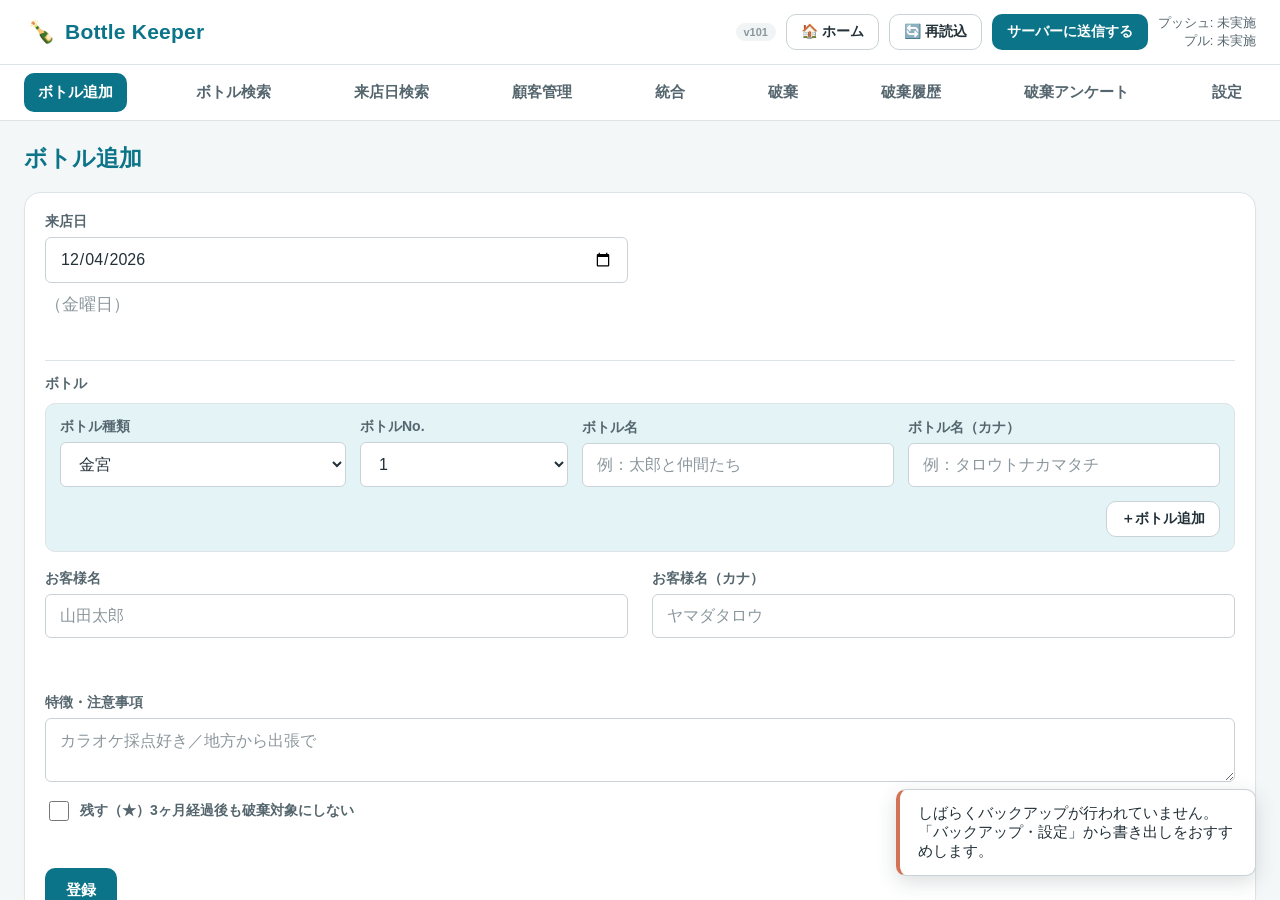
<file: index.html>
<!DOCTYPE html>
<html lang="ja">
<head>
<meta charset="UTF-8">
<meta name="viewport" content="width=device-width, initial-scale=1.0, maximum-scale=1.0, user-scalable=no">
<meta name="apple-mobile-web-app-capable" content="yes">
<meta name="apple-mobile-web-app-status-bar-style" content="default">
<meta name="apple-mobile-web-app-title" content="Bottle Keeper">
<title>Bottle Keeper</title>
<link rel="icon" href="icon.png">
<link rel="apple-touch-icon" href="icon.png">
<link rel="stylesheet" href="styles.css?v=101">
</head>
<body>

<div id="app">

  <!-- ヘッダー -->
  <header class="app-header">
    <button class="app-header__title" id="btn-title-home" type="button">
      <span class="app-header__mark">🍾</span>
      <h1>Bottle Keeper</h1>
    </button>
    <div class="app-header__status">
      <span id="app-version" class="app-version">v101</span>
      <button class="btn btn-sm btn-ghost" id="btn-home">🏠 ホーム</button>
      <button class="btn btn-sm btn-ghost" id="btn-reload">🔄 再読込</button>
      <button class="btn btn-sm btn-primary" id="btn-header-sync">サーバーに送信する</button>
      <span id="backup-status" class="backup-status">プッシュ: -<br>プル: -</span>
    </div>
  </header>

  <!-- 上部メニュー -->
  <nav class="topnav" id="topnav">
    <button class="topnav__item" data-screen="add">ボトル追加</button>
    <button class="topnav__item" data-screen="manage-bottle">ボトル検索</button>
    <button class="topnav__item" data-screen="visit-date-search">来店日検索</button>
    <button class="topnav__item" data-screen="manage-customer">顧客管理</button>
    <button class="topnav__item" data-screen="merge">統合</button>
    <button class="topnav__item" data-screen="disposal-target">破棄</button>
    <button class="topnav__item" data-screen="disposal-history">破棄履歴</button>
    <button class="topnav__item" data-screen="staff-review">破棄アンケート</button>
    <button class="topnav__item" data-screen="backup">設定</button>
  </nav>

  <div class="app-body">

    <!-- メインコンテンツ -->
    <main class="screen-root" id="screen-root">
      <!-- app.js がここに各画面を描画する -->
    </main>

  </div>
</div>

<!-- トースト通知 -->
<div id="toast-container" class="toast-container"></div>

<!-- 汎用モーダル -->
<div id="modal-overlay" class="modal-overlay hidden">
  <div id="modal-box" class="modal-box"></div>
</div>

<script src="utils.js?v=101"></script>
<script src="storage.js?v=101"></script>
<script src="app.js?v=101"></script>
</body>
</html>
</file>
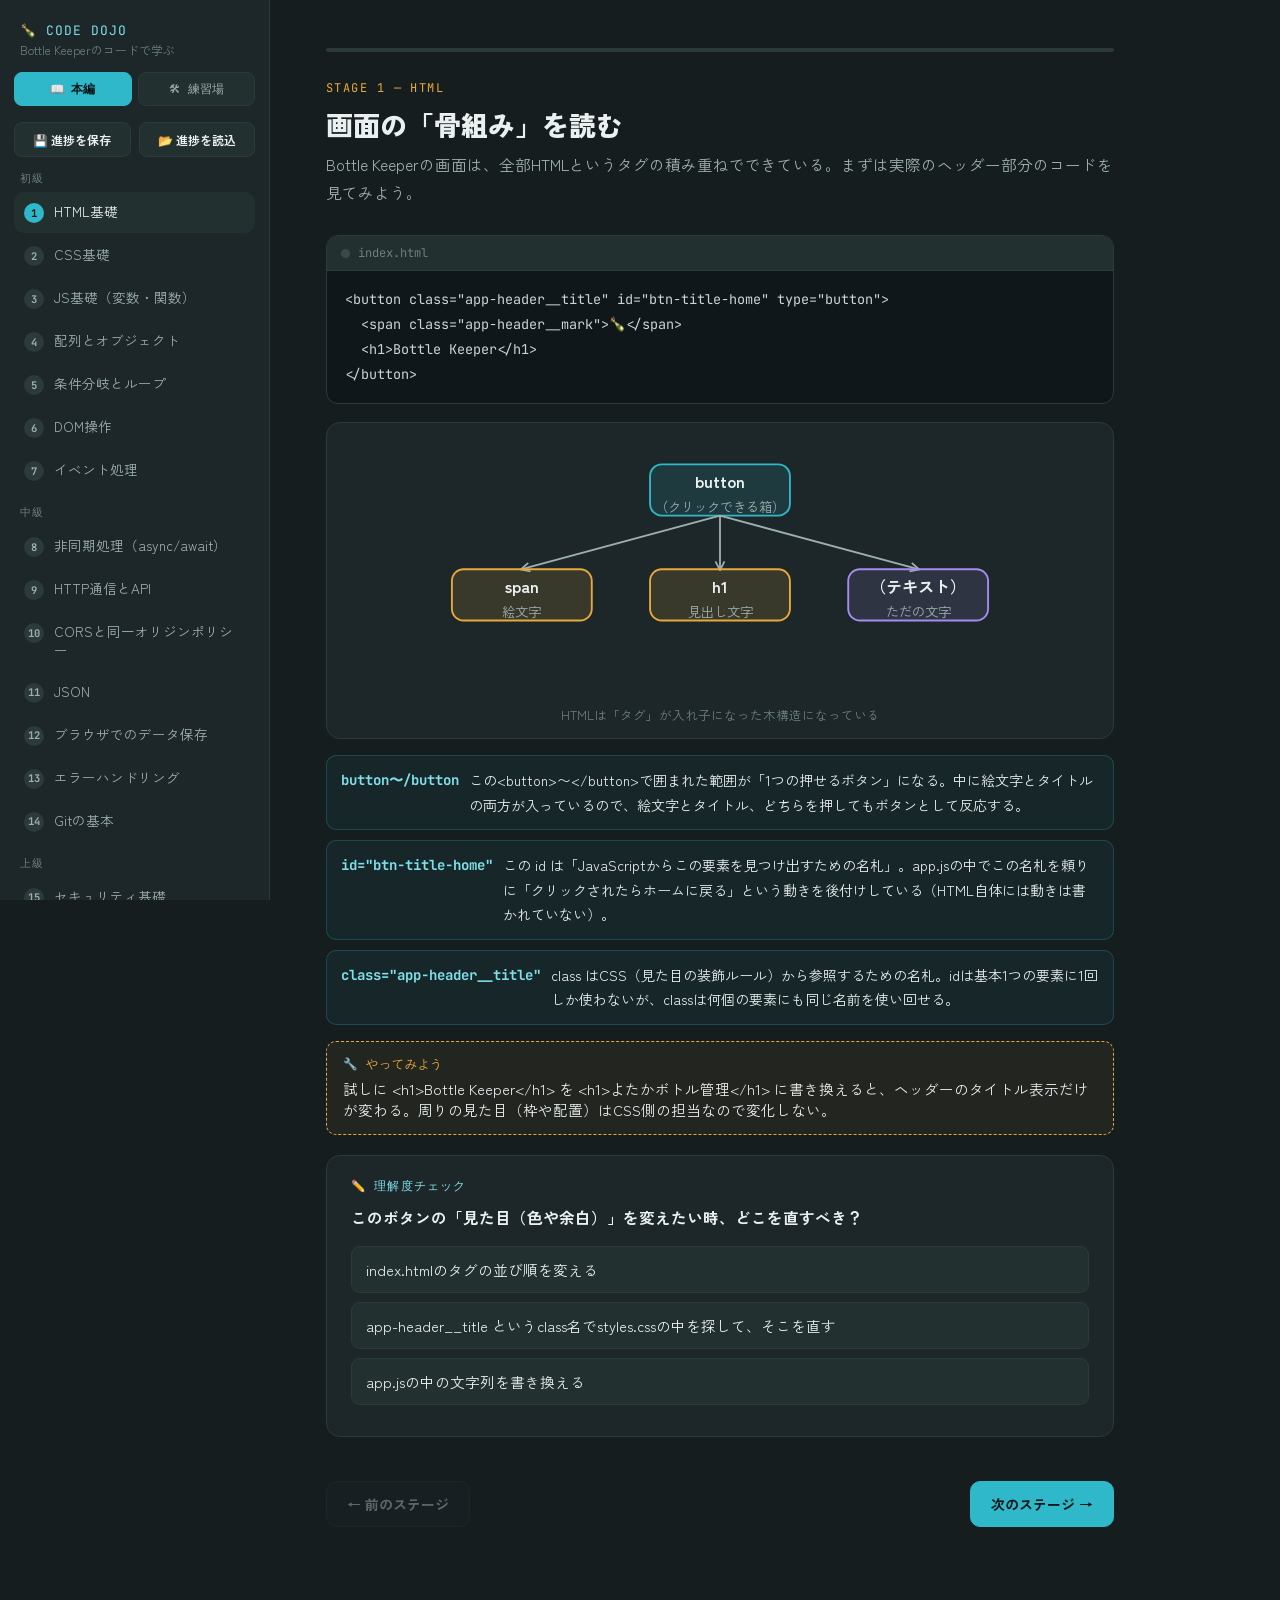
<file: code-dojo-full.html>
<!DOCTYPE html>
<html lang="ja">
<head>
<meta charset="UTF-8">
<meta name="viewport" content="width=device-width, initial-scale=1.0">
<title>コード道場 — Bottle Keeperで学ぶ</title>
<link rel="preconnect" href="https://fonts.googleapis.com">
<link href="https://fonts.googleapis.com/css2?family=JetBrains+Mono:wght@400;500;700&family=Zen+Kaku+Gothic+New:wght@400;500;700;900&display=swap" rel="stylesheet">
<style>
:root{
  --bg:#161d1f;
  --panel:#1d2628;
  --panel-raised:#233030;
  --line:#2c3a3b;
  --teal:#2fb8c9;
  --teal-strong:#7fe0ea;
  --amber:#e8a93b;
  --coral:#e8707a;
  --purple:#a68cf0;
  --text:#e9f0ef;
  --text-muted:#9db0ae;
  --text-faint:#6b807d;
  --mono:'JetBrains Mono', ui-monospace, monospace;
  --sans:'Zen Kaku Gothic New', sans-serif;
}
*{box-sizing:border-box;}
html,body{margin:0;padding:0;background:var(--bg);color:var(--text);font-family:var(--sans);}
body{display:flex;min-height:100vh;}

.sidebar{
  width:270px; flex-shrink:0; background:var(--panel);
  border-right:1px solid var(--line);
  padding:22px 14px; position:sticky; top:0; height:100vh; overflow-y:auto;
}
.sidebar__title{font-family:var(--mono); font-size:13px; color:var(--teal-strong); letter-spacing:0.08em; margin:0 0 2px 6px;}
.sidebar__sub{font-size:12px; color:var(--text-faint); margin:0 0 14px 6px;}
.sidebar__tabs{display:flex; gap:6px; margin:0 0 16px;}
.sidebar__tab{
  flex:1; text-align:center; font-family:var(--mono); font-size:11.5px; padding:8px 4px;
  background:var(--panel-raised); border:1px solid var(--line); border-radius:8px; color:var(--text-muted); cursor:pointer;
}
.sidebar__tab.is-active{background:var(--teal); color:#0a1516; border-color:var(--teal); font-weight:700;}

.level-label{font-family:var(--mono); font-size:10.5px; color:var(--text-faint); letter-spacing:0.1em; margin:14px 0 6px 6px;}
.level-label:first-child{margin-top:0;}
.stage{
  display:flex; align-items:flex-start; gap:10px; width:100%;
  background:transparent; border:none; color:var(--text-muted);
  padding:10px; border-radius:10px; cursor:pointer; text-align:left;
  font-family:var(--sans); font-size:13.5px; margin-bottom:2px; line-height:1.4;
}
.stage:hover{background:var(--panel-raised);}
.stage.is-active{background:var(--panel-raised); color:var(--text);}
.stage.is-active .stage__num{background:var(--teal); color:#0a1516;}
.stage__num{
  font-family:var(--mono); font-size:10.5px; font-weight:700; flex-shrink:0;
  width:20px; height:20px; border-radius:50%; background:var(--line); color:var(--text-muted);
  display:flex; align-items:center; justify-content:center; margin-top:1px;
}
.stage__done{margin-left:auto; font-size:12px; color:var(--teal-strong); flex-shrink:0;}

main{flex:1; min-width:0; padding:48px 56px 120px; max-width:900px;}
.eyebrow{font-family:var(--mono); font-size:12px; color:var(--amber); letter-spacing:0.12em; margin-bottom:10px;}
h1{font-size:27px; font-weight:900; margin:0 0 6px; line-height:1.4;}
.lede{color:var(--text-muted); font-size:15.5px; line-height:1.85; margin:0 0 28px;}

.block{margin-bottom:34px;}
.block h2{font-size:16px; font-weight:700; color:var(--teal-strong); margin:0 0 12px; display:flex; align-items:center; gap:8px;}
.block p{font-size:15px; line-height:1.9; color:var(--text); margin:0 0 12px;}

.code-card{background:#10171a; border:1px solid var(--line); border-radius:12px; overflow:hidden; margin:14px 0 18px;}
.code-card__head{display:flex; align-items:center; gap:8px; padding:9px 14px; background:var(--panel-raised); font-family:var(--mono); font-size:12px; color:var(--text-faint); border-bottom:1px solid var(--line);}
.code-card__head .dot{width:9px;height:9px;border-radius:50%;background:#3a4a4a;}
.code-card pre{margin:0; padding:16px 18px; overflow-x:auto; font-family:var(--mono); font-size:13.5px; line-height:1.85; color:#c9d6d4;}

.annot{display:flex; gap:10px; align-items:flex-start; margin:10px 0; background:rgba(47,184,201,0.06); border:1px solid rgba(47,184,201,0.25); border-radius:10px; padding:12px 14px; font-size:14px; line-height:1.75;}
.annot__mark{font-family:var(--mono); font-weight:700; color:var(--teal-strong); flex-shrink:0;}

.try-it{border:1px dashed var(--amber); border-radius:10px; padding:14px 16px; margin:16px 0; background:rgba(232,169,59,0.06);}
.try-it__label{font-family:var(--mono); font-size:11.5px; color:var(--amber); letter-spacing:0.08em; margin-bottom:6px;}
.try-it p{margin:0; font-size:14.5px;}

.diagram{background:var(--panel); border:1px solid var(--line); border-radius:14px; padding:18px 20px 14px; margin:16px 0;}
.diagram__cap{font-size:12.5px; color:var(--text-faint); text-align:center; margin-top:8px;}
.diagram svg{display:block; width:100%; height:auto;}

.quiz{background:var(--panel); border:1px solid var(--line); border-radius:14px; padding:22px 24px; margin-top:20px;}
.quiz__label{font-family:var(--mono); font-size:11.5px; color:var(--teal-strong); letter-spacing:0.1em; margin-bottom:10px;}
.quiz__q{font-size:15.5px; font-weight:700; margin:0 0 16px; line-height:1.7;}
.quiz__opt{display:block; width:100%; text-align:left; background:var(--panel-raised); border:1px solid var(--line); color:var(--text); font-family:var(--sans); font-size:14.5px; padding:12px 14px; border-radius:9px; cursor:pointer; margin-bottom:9px;}
.quiz__opt:hover{border-color:var(--teal);}
.quiz__opt.correct{background:rgba(47,184,201,0.18); border-color:var(--teal);}
.quiz__opt.wrong{background:rgba(232,112,122,0.16); border-color:var(--coral);}
.quiz__opt[disabled]{cursor:default;}
.quiz__feedback{font-size:14px; margin-top:10px; padding:10px 12px; border-radius:8px; display:none; line-height:1.7;}
.quiz__feedback.show{display:block;}
.quiz__feedback.ok{background:rgba(47,184,201,0.12); color:var(--teal-strong);}
.quiz__feedback.ng{background:rgba(232,112,122,0.12); color:var(--coral);}

.nav-buttons{display:flex; justify-content:space-between; margin-top:44px; gap:12px;}
.nb{font-family:var(--sans); font-weight:700; font-size:14px; padding:12px 20px; border-radius:10px; border:1px solid var(--line); background:var(--panel); color:var(--text); cursor:pointer;}
.nb.primary{background:var(--teal); color:#0a1516; border-color:var(--teal);}
.nb:disabled{opacity:0.35; cursor:default;}

.progress-track{height:4px; background:var(--line); border-radius:99px; margin:0 0 28px; overflow:hidden;}
.progress-fill{height:100%; background:var(--teal); border-radius:99px; transition:width .3s ease;}

/* ---------- プレイグラウンド ---------- */
.pg{display:none; height:100vh; width:100%; flex-direction:column;}
.pg.is-active{display:flex;}
.pg__toolbar{display:flex; align-items:center; gap:10px; padding:12px 20px; background:var(--panel); border-bottom:1px solid var(--line); flex-shrink:0;}
.pg__toolbar h2{font-size:14px; margin:0; color:var(--teal-strong); font-family:var(--mono);}
.pg__spacer{flex:1;}
.pg__btn{font-family:var(--sans); font-size:13px; font-weight:700; padding:8px 14px; border-radius:8px; border:1px solid var(--line); background:var(--panel-raised); color:var(--text); cursor:pointer;}
.pg__btn.danger{border-color:var(--coral); color:var(--coral);}
.pg__body{flex:1; display:flex; min-height:0;}
.pg__editor{width:50%; display:flex; flex-direction:column; border-right:1px solid var(--line); min-width:0;}
.pg__tabs{display:flex; background:var(--panel);}
.pg__tab{flex:1; text-align:center; padding:10px; font-family:var(--mono); font-size:13px; color:var(--text-muted); background:var(--panel); border:none; border-bottom:2px solid transparent; cursor:pointer;}
.pg__tab.is-active{color:var(--teal-strong); border-bottom-color:var(--teal);}
.pg__textwrap{position:relative; flex:1; min-height:0;}
.pg__textarea{position:absolute; inset:0; width:100%; height:100%; resize:none; border:none; outline:none; background:#10171a; color:#c9d6d4; font-family:var(--mono); font-size:13.5px; line-height:1.7; padding:16px 18px; display:none;}
.pg__textarea.is-active{display:block;}
.pg__suggest{position:absolute; background:var(--panel-raised); border:1px solid var(--teal); border-radius:8px; font-family:var(--mono); font-size:12.5px; z-index:20; max-width:280px; box-shadow:0 8px 24px rgba(0,0,0,0.4); display:none;}
.pg__suggest-item{padding:7px 12px; cursor:pointer; color:var(--text);}
.pg__suggest-item:hover, .pg__suggest-item.sel{background:var(--teal); color:#0a1516;}
.pg__preview{width:50%; min-width:0; display:flex; flex-direction:column;}
.pg__preview-head{padding:8px 14px; background:var(--panel); font-family:var(--mono); font-size:11.5px; color:var(--text-faint); border-bottom:1px solid var(--line);}
.pg__iframe{flex:1; border:none; background:#fff;}
.pg__hint{padding:8px 14px; background:var(--panel); border-top:1px solid var(--line); font-size:12px; color:var(--text-faint);}

.hamburger{display:none;}
@media (max-width: 860px){
  body{display:block;}
  .hamburger{
    display:flex; align-items:center; justify-content:center;
    position:fixed; top:12px; left:12px; z-index:60;
    width:42px; height:42px; border-radius:10px;
    background:var(--panel-raised); border:1px solid var(--line); color:var(--teal-strong);
    font-size:20px; cursor:pointer;
  }
  .sidebar{
    position:fixed; top:0; left:0; width:280px; height:100vh; z-index:50;
    transform:translateX(-100%); transition:transform .22s ease;
    border-right:1px solid var(--line); border-bottom:none;
    padding-top:64px;
  }
  .sidebar.is-open{transform:translateX(0);}
  .sidebar__backdrop{
    display:none; position:fixed; inset:0; background:rgba(0,0,0,0.5); z-index:45;
  }
  .sidebar__backdrop.is-open{display:block;}
  main{padding:70px 18px 100px; max-width:none;}
  .pg__body{flex-direction:column;}
  .pg__editor, .pg__preview{width:100%;}
  .pg__toolbar{flex-wrap:wrap; padding-left:60px;}
}
</style>
</head>
<body>

<button class="hamburger" id="hamburgerBtn">☰</button>
<div class="sidebar__backdrop" id="sidebarBackdrop"></div>
<nav class="sidebar" id="sidebarNav">
  <p class="sidebar__title">🍾 CODE DOJO</p>
  <p class="sidebar__sub">Bottle Keeperのコードで学ぶ</p>
  <div class="sidebar__tabs">
    <div class="sidebar__tab is-active" data-mode="lesson">📖 本編</div>
    <div class="sidebar__tab" data-mode="playground">🛠 練習場</div>
  </div>
  <div class="flex-row" style="display:flex; gap:8px; margin-bottom:14px;">
    <button class="pg__btn" id="btnExportProgress" style="flex:1; font-size:12px; padding:8px 6px;">💾 進捗を保存</button>
    <button class="pg__btn" id="btnImportProgress" style="flex:1; font-size:12px; padding:8px 6px;">📂 進捗を読込</button>
  </div>
  <input type="file" id="fileImportProgress" accept="application/json" style="display:none;">
  <div id="stageList"></div>
</nav>

<main id="lessonMain">
  <div class="progress-track"><div class="progress-fill" id="progressFill"></div></div>
  <div id="content"></div>
</main>

<div class="pg" id="playgroundMain">
  <div class="pg__toolbar">
    <h2>🛠 コード練習場</h2>
    <button class="pg__btn" id="pgTargetReal" style="border-color:var(--teal); color:var(--teal-strong);">🍾 本物のBottle Keeper</button>
    <button class="pg__btn" id="pgTargetSimple">🧩 簡単な例</button>
    <div class="pg__spacer"></div>
    <button class="pg__btn danger" id="pgReset">↺ リセット</button>
  </div>
  <div class="pg__body">
    <div class="pg__editor">
      <div class="pg__tabs">
        <button class="pg__tab is-active" data-lang="html">HTML</button>
        <button class="pg__tab" data-lang="css">CSS</button>
        <button class="pg__tab" data-lang="js">JS</button>
      </div>
      <div class="pg__textwrap">
        <textarea class="pg__textarea is-active" id="pgHtml" spellcheck="false"></textarea>
        <textarea class="pg__textarea" id="pgCss" spellcheck="false"></textarea>
        <textarea class="pg__textarea" id="pgJs" spellcheck="false"></textarea>
        <div class="pg__suggest" id="pgSuggest"></div>
      </div>
    </div>
    <div class="pg__preview">
      <div class="pg__preview-head">プレビュー（1秒ホバーで該当コードにジャンプ）</div>
      <iframe class="pg__iframe" id="pgFrame"></iframe>
      <div class="pg__hint">💡 プレビュー内の要素に1秒マウスを乗せると、左のHTML該当箇所にジャンプします</div>
    </div>
  </div>
</div>

<script>
// ============================================================
// 図解ヘルパー：シンプルな箱・矢印・木構造・タイムラインを組み立てる
// ============================================================
const DCOL = { teal:'#2fb8c9', tealSoft:'#1b3538', amber:'#e8a93b', amberSoft:'#3a2f1a',
  coral:'#e8707a', coralSoft:'#3a2224', purple:'#a68cf0', purpleSoft:'#2a2440',
  line:'#3a4a4a', text:'#e9f0ef', muted:'#9db0ae' };

function svgWrap(w, h, inner){
  return `<svg viewBox="0 0 ${w} ${h}" xmlns="http://www.w3.org/2000/svg" font-family="'Zen Kaku Gothic New',sans-serif">${inner}</svg>`;
}
function dTspanLines(text, x, dyFirst){
  const lines = String(text).split('\\n');
  return lines.map((ln,i) => `<tspan x="${x}" dy="${i===0?dyFirst:'1.3em'}">${ln}</tspan>`).join('');
}
function dBox(x,y,w,h,label,sub,color){
  const c = color || DCOL.teal;
  const labelLines = String(label).split('\\n');
  const subLines = sub ? String(sub).split('\\n') : [];
  const labelY = y + h/2 - (sub?8:0) - (labelLines.length-1)*8;
  return `<rect x="${x}" y="${y}" width="${w}" height="${h}" rx="10" fill="${c}22" stroke="${c}" stroke-width="1.6"/>
    <text x="${x+w/2}" y="${labelY}" text-anchor="middle" dominant-baseline="central" fill="${DCOL.text}" font-size="14" font-weight="700">${dTspanLines(label, x+w/2, 0)}</text>
    ${sub ? `<text x="${x+w/2}" y="${y+h/2+14}" text-anchor="middle" dominant-baseline="central" fill="${DCOL.muted}" font-size="11.5">${dTspanLines(sub, x+w/2, 0)}</text>` : ''}`;
}
function dArrow(x1,y1,x2,y2,color){
  const c = color || DCOL.muted;
  const id = 'ah'+Math.random().toString(36).slice(2,8);
  return `<defs><marker id="${id}" viewBox="0 0 10 10" refX="8" refY="5" markerWidth="6" markerHeight="6" orient="auto"><path d="M1 1L9 5L1 9" fill="none" stroke="${c}" stroke-width="1.6"/></marker></defs>
    <line x1="${x1}" y1="${y1}" x2="${x2}" y2="${y2}" stroke="${c}" stroke-width="1.6" marker-end="url(#${id})"/>`;
}
function dLabel(x,y,text,color,anchor){
  return `<text x="${x}" y="${y}" text-anchor="${anchor||'middle'}" fill="${color||DCOL.muted}" font-size="12.5" font-weight="700">${text}</text>`;
}


const STAGES = [
// ============================== 初級 ==============================
{
  level:'初級', id:'html', label:'HTML基礎', eyebrow:'STAGE 1 — HTML',
  title:'画面の「骨組み」を読む',
  lede:'Bottle Keeperの画面は、全部HTMLというタグの積み重ねでできている。まずは実際のヘッダー部分のコードを見てみよう。',
  blocks:[
    {type:'code', head:'index.html', code:
`&lt;button class="app-header__title" id="btn-title-home" type="button"&gt;
  &lt;span class="app-header__mark"&gt;🍾&lt;/span&gt;
  &lt;h1&gt;Bottle Keeper&lt;/h1&gt;
&lt;/button&gt;`},
    {type:'diagram', cap:'HTMLは「タグ」が入れ子になった木構造になっている', svg: () => svgWrap(640,220,`
      ${dBox(260,20,120,44,'button','（クリックできる箱）',DCOL.teal)}
      ${dArrow(320,64,150,110)}
      ${dArrow(320,64,320,110)}
      ${dArrow(320,64,490,110)}
      ${dBox(90,110,120,44,'span','絵文字',DCOL.amber)}
      ${dBox(260,110,120,44,'h1','見出し文字',DCOL.amber)}
      ${dBox(430,110,120,44,'（テキスト）','ただの文字',DCOL.purple)}
    `)},
    {type:'annot', mark:'button〜/button', text:'この&lt;button&gt;〜&lt;/button&gt;で囲まれた範囲が「1つの押せるボタン」になる。中に絵文字とタイトルの両方が入っているので、絵文字とタイトル、どちらを押してもボタンとして反応する。'},
    {type:'annot', mark:'id="btn-title-home"', text:'この id は「JavaScriptからこの要素を見つけ出すための名札」。app.jsの中でこの名札を頼りに「クリックされたらホームに戻る」という動きを後付けしている（HTML自体には動きは書かれていない）。'},
    {type:'annot', mark:'class="app-header__title"', text:'class はCSS（見た目の装飾ルール）から参照するための名札。idは基本1つの要素に1回しか使わないが、classは何個の要素にも同じ名前を使い回せる。'},
    {type:'try', text:'試しに &lt;h1&gt;Bottle Keeper&lt;/h1&gt; を &lt;h1&gt;よたかボトル管理&lt;/h1&gt; に書き換えると、ヘッダーのタイトル表示だけが変わる。周りの見た目（枠や配置）はCSS側の担当なので変化しない。'},
  ],
  quiz:{q:'このボタンの「見た目（色や余白）」を変えたい時、どこを直すべき？', opts:[
    {text:'index.htmlのタグの並び順を変える', ok:false, note:'並び順を変えると「何が中に入っているか」は変わるが、色や余白などの装飾は変わらない。'},
    {text:'app-header__title というclass名でstyles.cssの中を探して、そこを直す', ok:true, note:'その通り！見た目のルールは基本的にCSSファイルの中に書かれている。'},
    {text:'app.jsの中の文字列を書き換える', ok:false, note:'app.jsは主に「動き」を担当していて、見た目の色や余白はほぼ関係ない。'},
  ]}
},
{
  level:'初級', id:'css', label:'CSS基礎', eyebrow:'STAGE 2 — CSS',
  title:'色や配置の「ルール」を読む',
  lede:'来店ボタンが緑色になっているのは、CSSにそう書かれているから。実際のコードを見てみよう。',
  blocks:[
    {type:'code', head:'styles.css', code:`.btn-visit {
  background: #2E8B4F;
  color: #FFFFFF;
  padding: 8px 14px;
  border-radius: 8px;
}`},
    {type:'diagram', cap:'CSSは「セレクタ」が「対象」を選んで、その見た目を決める', svg: () => svgWrap(640,170,`
      ${dBox(40,60,150,50,'.btn-visit','セレクタ（誰に？）',DCOL.amber)}
      ${dArrow(190,85,320,85)}
      ${dBox(320,60,150,50,'background:色','property:値（どうする？）',DCOL.teal)}
      ${dArrow(470,85,540,85)}
      ${dBox(540,40,90,90,'実際の\\nボタン','',DCOL.purple)}
    `)},
    {type:'annot', mark:'.btn-visit', text:'先頭のドット(.)は「これはclass名を指すルールですよ」という意味。HTML側で class="btn-visit" が付いている要素すべてに、このルールが適用される。'},
    {type:'annot', mark:'background: #2E8B4F;', text:'#2E8B4F は色を表す「16進数カラーコード」。#の後ろの6桁が「赤・緑・青」の強さを2桁ずつ表している。'},
    {type:'annot', mark:'padding: 8px 14px;', text:'padding は「箱の内側の余白」。8pxが上下、14pxが左右の余白の広さ。この数字を大きくすると、ボタンがふっくら大きくなる。'},
    {type:'try', text:'#2E8B4F を #C62828（赤系）に変えると、来店ボタンが赤くなる。今回のアプリで「ボトルの種類ごとに色を変える」時も、同じようにカラーコードを差し替えるだけで対応した。'},
  ],
  quiz:{q:'「来店ボタンの文字を黒にしたい」場合、どの行をどう直す？', opts:[
    {text:'background: #2E8B4F; を background: #000000; にする', ok:false, note:'これだと文字ではなく、ボタンの背景色が黒になってしまう。'},
    {text:'color: #FFFFFF; を color: #000000; にする', ok:true, note:'正解。文字色を担当しているのは color プロパティ。'},
    {text:'.btn-visit という名前自体を書き換える', ok:false, note:'名前を変えると、HTML側のclass="btn-visit"と紐付かなくなり、ルールごと適用されなくなる。'},
  ]}
},
{
  level:'初級', id:'js-basics', label:'JS基礎（変数・関数）', eyebrow:'STAGE 3 — JavaScript',
  title:'「データを入れる箱」と「処理のまとまり」',
  lede:'JavaScriptの基本は「変数（データを入れる箱）」と「関数（処理のひとまとまり）」。実際に使われている関数を見てみよう。',
  blocks:[
    {type:'code', head:'app.js', code:`function escapeHtml(str) {
  if (str === null || str === undefined) return '';
  return String(str)
    .replaceAll('&amp;', '&amp;amp;')
    .replaceAll('&lt;', '&amp;lt;')
    .replaceAll('&gt;', '&amp;gt;');
}`},
    {type:'diagram', cap:'関数は「材料を渡すと、加工して返してくれる機械」', svg: () => svgWrap(640,160,`
      ${dBox(30,58,120,44,'str','渡された材料',DCOL.amber)}
      ${dArrow(150,80,250,80)}
      ${dBox(250,40,180,80,'escapeHtml','処理する機械',DCOL.teal)}
      ${dArrow(430,80,530,80)}
      ${dBox(530,58,90,44,'return','出てきた答え',DCOL.purple)}
    `)},
    {type:'annot', mark:'function escapeHtml(str) {', text:'function は「ここから関数を定義しますよ」という宣言。escapeHtmlが関数の名前、(str)は「呼ぶ時に渡す値（引数）」を受け取る箱の名前。'},
    {type:'annot', mark:'str', text:'strという名前の「箱」に、呼び出し側が渡した文字列が入る。例えば escapeHtml("田中&lt;太郎&gt;") と呼ぶと、strには"田中&lt;太郎&gt;"が入る。'},
    {type:'annot', mark:'return', text:'return は「この関数の答えとして、この値を呼び出し元に返す」という意味。returnに到達した時点で関数の処理は終わる。'},
    {type:'try', text:'この関数は、お客様名などを画面に表示する直前に必ず通される。&lt;や&gt;のような記号をそのまま表示すると、ブラウザがHTMLタグと誤解することがあるため、無害な表記に変換している（詳しくは上級のセキュリティのステージで）。'},
  ],
  quiz:{q:'escapeHtml(undefined) を実行すると、何が返ってくる？', opts:[
    {text:'undefined', ok:false, note:'惜しい。1行目のif文で undefined の場合は特別扱いされている。'},
    {text:"空文字列 ''", ok:true, note:'正解。nullかundefinedが渡された時点で、空文字列を返して処理を打ち切っている。'},
    {text:'エラーで止まる', ok:false, note:'もしこのif文が無かったらエラーになる可能性があったが、事前にチェックしているので安全。'},
  ]}
},
{
  level:'初級', id:'arrays-objects', label:'配列とオブジェクト', eyebrow:'STAGE 4 — データの入れ物',
  title:'たくさんのデータを整理する',
  lede:'Bottle Keeperには何百件ものお客様データがある。これを整理するのが「配列」と「オブジェクト」。',
  blocks:[
    {type:'code', head:'app.js（データのイメージ）', code:`const customer = {
  id: 'c-001',
  name: '田中太郎',
  kana: 'タナカタロウ',
  star: false,
};

APP.customers = [ customer, customer2, customer3 ];`},
    {type:'diagram', cap:'オブジェクトは「名札付きの引き出し」、配列は「その引き出しが並んだ棚」', svg: () => svgWrap(640,210,`
      ${dBox(40,20,180,150,'','',DCOL.teal)}
      ${dLabel(130,42,'customer（オブジェクト）',DCOL.teal)}
      ${dBox(56,52,150,26,'id: "c-001"','',DCOL.tealSoft)}
      ${dBox(56,82,150,26,'name: "田中太郎"','',DCOL.tealSoft)}
      ${dBox(56,112,150,26,'kana: "タナカ..."','',DCOL.tealSoft)}
      ${dBox(56,142,150,26,'star: false','',DCOL.tealSoft)}
      ${dArrow(220,95,300,95)}
      ${dBox(300,20,300,150,'','',DCOL.amber)}
      ${dLabel(450,42,'APP.customers（配列）',DCOL.amber)}
      ${dBox(316,55,80,100,'[0]','customer',DCOL.amberSoft)}
      ${dBox(404,55,80,100,'[1]','customer2',DCOL.amberSoft)}
      ${dBox(492,55,80,100,'[2]','customer3',DCOL.amberSoft)}
    `)},
    {type:'annot', mark:'{ id: ..., name: ... }', text:'{ } で囲むのがオブジェクト。「名前:値」のペアを何個も持てる、名札付きの引き出しのようなもの。customer.name と書けば「田中太郎」が取り出せる。'},
    {type:'annot', mark:'[ customer, customer2 ]', text:'[ ] で囲むのが配列。データを順番に並べたもの。APP.customers[0] と書けば、最初のお客様データが取り出せる（配列の番号は0から始まる）。'},
    {type:'try', text:'実際のapp.jsでは、449件のお客様データが全部この配列の中に並んでいる。「破棄対象を探す」「名前で検索する」といった処理は、この配列を1件ずつ確認して条件に合うものだけを選び出している。'},
  ],
  quiz:{q:'APP.customers[0].name と書くと、何が取り出せる？', opts:[
    {text:'配列全体', ok:false, note:'[0]を付けているので、配列全体ではなく1件目だけが対象になる。'},
    {text:'1件目のお客様の名前', ok:true, note:'正解。[0]で1件目のオブジェクトを取り出し、さらに.nameでその中の名前だけを取り出している。'},
    {text:'全員の名前が並んだリスト', ok:false, note:'[0]は「1件目だけ」を指すので、全員分にはならない。'},
  ]}
},
{
  level:'初級', id:'control-flow', label:'条件分岐とループ', eyebrow:'STAGE 5 — 制御構文',
  title:'「もし〜なら」と「繰り返す」',
  lede:'プログラムの基本動作は、条件で枝分かれする（if）ことと、同じ処理を繰り返す（ループ）こと。破棄対象を探す処理で見てみよう。',
  blocks:[
    {type:'code', head:'app.js（考え方を単純化）', code:`for (const bottle of APP.bottles) {
  if (bottle.status === 'active' &amp;&amp; isDisposalTarget(bottle)) {
    targets.push(bottle);
  }
}`},
    {type:'diagram', cap:'全部のボトルを1本ずつチェックして、条件に合うものだけ選ぶ', svg: () => svgWrap(640,190,`
      ${dBox(20,70,80,50,'ボトル1','',DCOL.teal)}
      ${dBox(120,70,80,50,'ボトル2','',DCOL.teal)}
      ${dBox(220,70,80,50,'ボトル3','',DCOL.teal)}
      ${dBox(320,70,80,50,'...','',DCOL.teal)}
      ${dArrow(60,120,60,150)}${dArrow(160,120,160,150)}${dArrow(260,120,260,150)}
      ${dBox(0,150,120,30,'条件に合わない','スキップ',DCOL.coralSoft)}
      ${dBox(140,150,120,30,'条件に合う！','targetsへ',DCOL.tealSoft)}
      ${dBox(450,60,170,80,'targets（配列）','対象だけが集まる',DCOL.amber)}
      ${dArrow(260,165,450,100)}
    `)},
    {type:'annot', mark:'for (const bottle of APP.bottles)', text:'「APP.bottlesという配列の中身を、1件ずつ順番にbottleという名前で取り出しながら、{ }の中身を繰り返す」という意味。449件あれば449回繰り返す。'},
    {type:'annot', mark:'if (... &amp;&amp; ...)', text:'&amp;&amp; は「かつ（both）」という意味。「状態がactiveで、かつ破棄対象である」の両方を満たす時だけ、中の処理が実行される。'},
    {type:'annot', mark:'targets.push(bottle)', text:'push は「配列の最後に1個追加する」という意味。条件に合ったボトルだけが、どんどんtargets配列に集められていく。'},
    {type:'try', text:'もし &amp;&amp; を || （または）に変えてしまうと、「activeであるか、破棄対象であるか、どちらか一方でも満たせば」という意味に変わってしまい、対象が大きく増えてしまう。記号ひとつで意味が正反対になるので要注意。'},
  ],
  quiz:{q:'&amp;&amp; を || に書き換えると、何が起きる？', opts:[
    {text:'何も変わらない', ok:false, note:'&amp;&amp;（かつ）と||（または）は意味が全く違う。'},
    {text:'条件が緩くなり、対象になるボトルが増える可能性がある', ok:true, note:'正解。「どちらか一方でも満たせばOK」になるので、条件が緩くなる。'},
    {text:'エラーになって処理が止まる', ok:false, note:'文法的には正しいので、エラーにはならない。ただし意図と違う結果になる。'},
  ]}
},
{
  level:'初級', id:'dom', label:'DOM操作', eyebrow:'STAGE 6 — DOM操作',
  title:'JavaScriptから画面を書き換える',
  lede:'HTMLで作った画面を、JavaScriptから「探して」「書き換える」ための仕組みがDOM操作。',
  blocks:[
    {type:'code', head:'app.js', code:`const el = document.getElementById('backup-status');
el.innerHTML = \`プッシュ: 2026-08-04\`;`},
    {type:'diagram', cap:'querySelector系は「画面の中から、名札を頼りに要素を探し出す虫眼鏡」', svg: () => svgWrap(640,170,`
      ${dBox(30,60,180,50,'document','画面全体',DCOL.purple)}
      ${dArrow(210,85,300,85)}
      ${dLabel(255,72,'getElementById',DCOL.amber)}
      ${dBox(300,60,180,50,'#backup-status','見つかった要素',DCOL.teal)}
      ${dArrow(480,85,560,85)}
      ${dLabel(520,72,'.innerHTML=',DCOL.amber)}
      ${dBox(560,60,70,50,'書換','',DCOL.coral)}
    `)},
    {type:'annot', mark:'document.getElementById(...)', text:'画面全体（document）の中から、指定したid名を持つ要素を1つ探してくる。見つからなければnull（何もない）が返る。'},
    {type:'annot', mark:'el.innerHTML = ...', text:'見つけた要素の「中身」を、指定した文字列（HTML込み）に丸ごと入れ替える。これでプログラムから画面の表示内容を書き換えられる。'},
    {type:'try', text:'実は今回のアプリの画面は、ほぼ全部この仕組みで動いている。ボタンを押す→データを書き換える→該当する要素のinnerHTMLを新しい内容に差し替える、という流れの繰り返し。'},
  ],
  quiz:{q:'getElementByIdで指定したidの要素が画面に存在しない場合、どうなる？', opts:[
    {text:'自動で作成される', ok:false, note:'自動作成はされない。あくまで「探すだけ」の処理。'},
    {text:'null（何も見つからなかった）が返る', ok:true, note:'正解。この状態で.innerHTMLなどを使おうとするとエラーになる、という点も覚えておくと良い。'},
    {text:'エラーになってプログラム全体が止まる', ok:false, note:'getElementById自体はエラーにならない。nullを使おうとした時に初めてエラーになる。'},
  ]}
},
{
  level:'初級', id:'events', label:'イベント処理', eyebrow:'STAGE 7 — イベント',
  title:'「押されたら」「変わったら」に反応する',
  lede:'ボタンを押した瞬間に何かが起きるのは、イベントという仕組みのおかげ。',
  blocks:[
    {type:'code', head:'app.js', code:`document.getElementById('btn-home')
  .addEventListener('click', () => renderScreen('add'));`},
    {type:'diagram', cap:'イベントは「合図」と「合図が来た時にやること」のセット', svg: () => svgWrap(640,170,`
      ${dBox(30,60,140,50,'ユーザーが\\nクリック','',DCOL.coral)}
      ${dArrow(170,85,260,85)}
      ${dBox(260,60,150,50,"'click'","合図の名前",DCOL.amber)}
      ${dArrow(410,85,470,85)}
      ${dBox(470,40,150,90,'() => {...}','合図が来たら\\n実行する処理',DCOL.teal)}
    `)},
    {type:'annot', mark:"addEventListener('click', ...)", text:'「この要素がclickされたら、第2引数の処理を実行してね」という予約をしている。予約するだけで、実際に押されるまでは何も起きない。'},
    {type:'annot', mark:"() => renderScreen('add')", text:'これは「無名関数」。クリックされた瞬間にこの中身（renderScreen(\'add\')の呼び出し）が実行される。'},
    {type:'try', text:'今回のアプリのボタンは全部この仕組みで動いている。「来店」「破棄」「統合する」、どれも「addEventListenerで予約された処理」が押された瞬間に走る。'},
  ],
  quiz:{q:'addEventListenerを実行しただけ（まだクリックされていない）の時点で、中の処理は実行される？', opts:[
    {text:'される（登録した瞬間に1回実行される）', ok:false, note:'登録するだけでは実行されない。あくまで「予約」。'},
    {text:'されない（実際にクリックされるまで待機する）', ok:true, note:'正解。addEventListenerは「予約」で、実行されるのは実際にイベントが起きた時。'},
  ]}
},
];


const STAGES2 = [
{
  level:'中級', id:'async', label:'非同期処理（async/await）', eyebrow:'STAGE 8 — 非同期処理',
  title:'「順番通りに終わるとは限らない」処理',
  lede:'今回、一番苦しんだ同期バグの正体はだいたいこれ。サーバーとの通信のように「終わるまで時間がかかる処理」を扱うための仕組み。',
  blocks:[
    {type:'code', head:'app.js（送信処理の一部を単純化）', code:`async function syncToSpreadsheet() {
  await submitViaHiddenForm(url, payload);
  console.log('送信完了');
}`},
    {type:'diagram', cap:'同期処理と非同期処理の違い（時間の流れ）', svg: () => svgWrap(640,220,`
      ${dLabel(60,30,'同期っぽく書いた場合（awaitを忘れた想像図）',DCOL.coral,'start')}
      ${dBox(20,45,150,36,'送信を開始','',DCOL.coral)}
      ${dBox(190,45,180,36,'"送信完了"と表示','（実はまだ届いてない）',DCOL.coralSoft)}
      ${dArrow(170,63,190,63)}
      ${dLabel(60,110,'await を使った場合（正しい）',DCOL.teal,'start')}
      ${dBox(20,125,150,36,'送信を開始','',DCOL.teal)}
      ${dBox(190,125,150,36,'…待つ…','（サーバー応答待ち）',DCOL.tealSoft)}
      ${dBox(360,125,180,36,'"送信完了"と表示','（本当に届いた後）',DCOL.teal)}
      ${dArrow(170,143,190,143)}${dArrow(340,143,360,143)}
    `)},
    {type:'annot', mark:'async function', text:'関数の前にasyncを付けると「この関数の中には、時間がかかる処理が混ざっていますよ」という宣言になる。'},
    {type:'annot', mark:'await', text:'await を付けた処理は「これが終わるまで、次の行に進まない」という意味。もしawaitを付け忘れると、送信が終わる前に console.log(\'送信完了\') が実行されてしまい、実際にはまだ送信中なのに「完了」と表示されるバグになる。'},
    {type:'try', text:'実は今回の「プルすると自動でプッシュし返してしまう」「2重送信される」といったバグは、どれも「この処理が終わってから次に進む」という順番の想定が、コードのどこかでズレていたのが原因だった。async/awaitは「順番を保証するための道具」だと覚えておくと読みやすい。'},
  ],
  quiz:{q:'もし await を付け忘れて `submitViaHiddenForm(url, payload); console.log(\'送信完了\');` と書いてしまったら、何が起きる？', opts:[
    {text:'送信が終わってから「送信完了」と表示される（awaitがあっても無くても同じ）', ok:false, note:'そこがawaitの重要なところで、無いと待たなくなってしまう。'},
    {text:'送信がまだ終わっていなくても「送信完了」と表示されてしまう可能性がある', ok:true, note:'正解。実際に今回、この手の「本当は終わっていないのに終わったことにされてしまう」問題が何度も起きた。'},
    {text:'エラーになってアプリが止まる', ok:false, note:'エラーにはならない。ただ「順番」が保証されなくなるだけなので、逆に気づきにくい厄介なバグになりやすい。'},
  ]}
},
{
  level:'中級', id:'http', label:'HTTP通信とAPI', eyebrow:'STAGE 9 — HTTP通信',
  title:'ブラウザとサーバーの「やりとりのルール」',
  lede:'アプリとGoogleスプレッドシートが情報をやり取りする時、実際に使われているのがHTTPという通信の約束事。',
  blocks:[
    {type:'code', head:'app.js（送信部分）', code:`await fetch(url, {
  method: 'POST',
  headers: { 'Content-Type': 'text/plain' },
  body: payloadJson,
});`},
    {type:'diagram', cap:'クライアント（ブラウザ）とサーバーは「依頼」と「返事」でやり取りする', svg: () => svgWrap(640,190,`
      ${dBox(30,30,160,60,'ブラウザ\\n（あなたの端末）','',DCOL.teal)}
      ${dBox(450,30,160,60,'サーバー\\n（Google側）','',DCOL.amber)}
      ${dArrow(190,55,450,55)}
      ${dLabel(320,42,'POST（依頼・送信）',DCOL.teal)}
      ${dArrow(450,95,190,95)}
      ${dLabel(320,112,'レスポンス（返事）',DCOL.amber)}
    `)},
    {type:'annot', mark:"method: 'POST'", text:'HTTP通信には主に GET（データを取得する）と POST（データを送る）がある。今回は「データを送って書き込んでもらう」ので POST。'},
    {type:'annot', mark:'body: payloadJson', text:'実際に送りたい中身（お客様やボトルの情報をまとめたテキスト）はここに入れる。'},
    {type:'try', text:'ボトル検索でお客様を探す時のような「見に行くだけ」の通信はGET、来店チェックや破棄のように「データを変える」通信はPOST、と使い分けるのが基本の考え方。'},
  ],
  quiz:{q:'「サーバーにデータを送って保存してもらう」時に使うのは、GETとPOSTのどちら？', opts:[
    {text:'GET', ok:false, note:'GETは主に「データを取得する（見に行くだけ）」時に使う。'},
    {text:'POST', ok:true, note:'正解。何かを「送って、変更・保存してもらう」時はPOSTを使うのが基本。'},
  ]}
},
{
  level:'中級', id:'cors', label:'CORSと同一オリジンポリシー', eyebrow:'STAGE 10 — CORS',
  title:'今回、何度も苦しめられた「壁」の正体',
  lede:'ブラウザには「知らないサイトに勝手に通信して、その結果を覗き見る」ことを防ぐセキュリティの壁がある。これがCORS。',
  blocks:[
    {type:'diagram', cap:'ブラウザは「送る」ことは許すが、「読む」ことは制限する', svg: () => svgWrap(640,230,`
      ${dBox(30,20,160,50,'Bottle Keeper\\n(github.io)','',DCOL.teal)}
      ${dBox(450,20,160,50,'Google\\n(script.google.com)','',DCOL.amber)}
      ${dArrow(190,45,450,45)}
      ${dLabel(320,32,'① 送信はできる',DCOL.teal)}
      ${dBox(150,110,340,60,'✕ このレスポンスの中身は\\nブラウザが読ませてくれない！','（CORSヘッダーが無いため）',DCOL.coral)}
      ${dArrow(450,85,320,110)}
      ${dLabel(320,190,'→ だから「届いたか」をその場で確認できない',DCOL.muted,'middle')}
    `)},
    {type:'annot', mark:'なぜ制限される？', text:'もし制限が無いと、悪意あるサイトが裏であなたの銀行口座のサイトなどに勝手にアクセスして情報を盗み見る、といったことができてしまう。CORSはこれを防ぐための仕組み。'},
    {type:'annot', mark:'今回どう影響したか', text:'このアプリからGoogle Apps Scriptへ送信はできるのに、「本当に届いたか」をレスポンスを読んで確認することができなかった。これが今回の同期トラブルの根本原因のひとつだった。'},
    {type:'try', text:'解決策として、隠しiframe経由でフォーム送信する（レスポンスを読まずに送るだけ）という少し変わった方法を使っている。「送るだけなら許されるが、読むのは制限される」というCORSの性質をうまく利用した回避策。'},
  ],
  quiz:{q:'CORSの制限がある場合、ブラウザから他サイトへの通信について正しいのはどれ？', opts:[
    {text:'送ることも、返事を読むこともできない', ok:false, note:'送ること自体はできる場合が多い。'},
    {text:'送ることはできるが、返事の中身を読めない場合がある', ok:true, note:'正解。まさに今回のアプリが直面していた壁。'},
    {text:'完全に自由に読み書きできる', ok:false, note:'それだとセキュリティ上の意味がなくなってしまう。'},
  ]}
},
{
  level:'中級', id:'json', label:'JSON', eyebrow:'STAGE 11 — JSON',
  title:'データをやり取りするための「共通の書き方」',
  lede:'アプリとスプレッドシートの間でデータをやり取りする時、実際に使われている形式がJSON。',
  blocks:[
    {type:'code', head:'app.js（送信データのイメージ）', code:`{
  "customers": [ { "name": "田中太郎", "star": false } ],
  "bottles": [ { "bottleType": "金宮", "bottleNo": 12 } ],
  "syncedAt": "2026-08-04T09:00:00.000Z"
}`},
    {type:'annot', mark:'{ } と [ ]', text:'JSONは、JavaScriptのオブジェクトと配列とほぼ同じ書き方で「データの形」を表す共通言語。JavaScript以外の言語（Pythonなど）からも同じように読み書きできる。'},
    {type:'annot', mark:'"customers": [ ... ]', text:'「キー":"値」の組み合わせがオブジェクト、[ ]で囲まれた複数の値が配列。今回のアプリの全データも、送信時にはこの形に変換されている。'},
    {type:'try', text:'JSON.stringify(データ) で「オブジェクト→JSONの文字列」に変換し、JSON.parse(文字列) で「JSONの文字列→オブジェクト」に戻す。この2つの関数は、今回のアプリの至るところで使われている。'},
  ],
  quiz:{q:'JavaScriptのオブジェクトを、通信で送れる文字列に変換する関数はどれ？', opts:[
    {text:'JSON.parse()', ok:false, note:'parseは逆方向（文字列→オブジェクト）の変換。'},
    {text:'JSON.stringify()', ok:true, note:'正解。stringify（文字列化する）が、オブジェクト→文字列の変換を行う。'},
    {text:'JSON.convert()', ok:false, note:'そのような関数は存在しない。'},
  ]}
},
{
  level:'中級', id:'storage', label:'ブラウザでのデータ保存', eyebrow:'STAGE 12 — データ保存',
  title:'アプリを閉じてもデータが消えない仕組み',
  lede:'Bottle Keeperのデータは、ブラウザの中の「IndexedDB」という場所に保存されている。',
  blocks:[
    {type:'code', head:'storage.js（考え方を単純化）', code:`putCustomer(customer) {
  const store = db.transaction('customers', 'readwrite')
                  .objectStore('customers');
  store.put(customer);
}`},
    {type:'diagram', cap:'ブラウザの中に、この端末専用の小さなデータベースがある', svg: () => svgWrap(640,180,`
      ${dBox(30,20,160,60,'アプリ\\n(JavaScript)','',DCOL.teal)}
      ${dArrow(190,50,310,50)}
      ${dBox(310,20,300,120,'IndexedDB','この端末の中だけに保存',DCOL.amber)}
      ${dBox(330,55,120,26,'customers','',DCOL.amberSoft)}
      ${dBox(330,90,120,26,'bottles','',DCOL.amberSoft)}
      ${dBox(470,55,120,26,'settings','',DCOL.amberSoft)}
      ${dBox(470,90,120,26,'operationLogs','',DCOL.amberSoft)}
    `)},
    {type:'annot', mark:'IndexedDBとは', text:'ブラウザに内蔵されたデータベース。アプリを閉じたり、ページを再読み込みしても、ここに保存したデータは消えない（キャッシュを削除しない限り）。'},
    {type:'annot', mark:'「この端末専用」という点が重要', text:'IndexedDBは端末ごと・ブラウザごとに完全に別物。iPadのChromeとiPadのSafariでは、全く別のデータ庫として扱われる。これが「他端末に反映されない」トラブルの入口になりやすい。'},
    {type:'try', text:'だからこそ、複数端末で同じデータを見るには「Googleスプレッドシートを介してデータをやり取りする」仕組み（プッシュ・プル）が別途必要になっていた。'},
  ],
  quiz:{q:'同じiPadでも、ChromeとSafariでは、保存されているデータは共有される？', opts:[
    {text:'共有される（同じ端末だから）', ok:false, note:'ブラウザが違うと、保存場所（IndexedDB）も完全に別物として扱われる。'},
    {text:'共有されない（ブラウザごとに別のデータ庫）', ok:true, note:'正解。これが「別のブラウザで開いたらデータが無い」という混乱の正体。'},
  ]}
},
{
  level:'中級', id:'error-handling', label:'エラーハンドリング', eyebrow:'STAGE 13 — エラー処理',
  title:'「失敗するかもしれない処理」に備える',
  lede:'通信は失敗することがある。失敗した時にアプリ全体が止まらないようにするのがtry/catch。',
  blocks:[
    {type:'code', head:'app.js', code:`try {
  await submitViaHiddenForm(url, payload);
} catch (err) {
  console.error('送信エラー:', err);
  showToast('同期に失敗しました', 'error');
}`},
    {type:'diagram', cap:'try/catchは「うまくいけばそのまま、失敗したら受け止める」網', svg: () => svgWrap(640,190,`
      ${dBox(30,70,150,50,'try { 処理 }','うまくいくかも？',DCOL.teal)}
      ${dArrow(180,95,280,50)}
      ${dLabel(230,55,'成功',DCOL.teal)}
      ${dBox(280,20,180,50,'そのまま次へ','',DCOL.tealSoft)}
      ${dArrow(180,95,280,140)}
      ${dLabel(230,140,'失敗',DCOL.coral)}
      ${dBox(280,110,180,60,'catch(err){...}','エラーを受け止める',DCOL.coralSoft)}
    `)},
    {type:'annot', mark:'try { ... }', text:'「ここに書いた処理は、失敗するかもしれない」という前提で囲む範囲。'},
    {type:'annot', mark:'catch (err) { ... }', text:'tryの中でエラーが起きた瞬間に、ここに処理が移る。errの中にエラーの詳細情報が入っている。'},
    {type:'try', text:'もしtry/catchが無いと、通信エラーが起きた瞬間にアプリ全体が止まってしまうことがある。「失敗する可能性がある処理」を洗い出して、ちゃんと受け止める網を用意しておくのが安全なコードの基本。'},
  ],
  quiz:{q:'try{}の中でエラーが起きた場合、catch(){}の後の処理（tryの外）は実行される？', opts:[
    {text:'される（catchで受け止めた後、普通に続く）', ok:true, note:'正解。catchでエラーを受け止めれば、プログラム全体は止まらずに続きが実行される。'},
    {text:'されない（アプリ全体が止まる）', ok:false, note:'catchが無ければ止まってしまうこともあるが、catchがあれば受け止めて続けられる。'},
  ]}
},
{
  level:'中級', id:'git', label:'Gitの基本', eyebrow:'STAGE 14 — バージョン管理',
  title:'コードの「変更履歴」を残す仕組み',
  lede:'GitHubにファイルをアップロードするたびに、実は「変更の記録（コミット）」が積み重なっている。',
  blocks:[
    {type:'diagram', cap:'コミットは「この時点のスナップショット」を積み重ねていくイメージ', svg: () => svgWrap(640,150,`
      ${dBox(20,50,120,50,'v69','古い状態',DCOL.line)}
      ${dArrow(140,75,220,75)}
      ${dBox(220,50,120,50,'v70','修正後',DCOL.tealSoft)}
      ${dArrow(340,75,420,75)}
      ${dBox(420,50,120,50,'v71','さらに修正',DCOL.teal)}
      ${dArrow(540,75,600,75)}
      ${dLabel(600,60,'今',DCOL.amber,'start')}
    `)},
    {type:'annot', mark:'コミット', text:'「この時点のファイルの状態」を記録すること。GitHubに新しいファイルをアップロードするたびに、新しいコミットが作られる。'},
    {type:'annot', mark:'なぜ大事か', text:'「前のバージョンでは動いていたのに、直したら動かなくなった」という時、過去のコミットに戻って比較できる。今回何度も「前のverではどうだったか」を確認したのも、この仕組みのおかげ。'},
    {type:'try', text:'今回のアプリのファイル名に付けていた ?v=71 のような数字も、実は簡易的なバージョン管理の一種。本格的にはGitがこの役割を、もっと厳密に・自動的に担ってくれる。'},
  ],
  quiz:{q:'Gitで過去のコミットが残っている一番のメリットは？', opts:[
    {text:'ファイルの容量が減る', ok:false, note:'むしろ履歴が増えるので容量は増える方向。'},
    {text:'「前は動いていた状態」に戻って確認・復元できる', ok:true, note:'正解。今回のトラブル対応でも、この考え方が何度も役立った。'},
  ]}
},
];


const STAGES3 = [
{
  level:'上級', id:'security', label:'セキュリティ基礎', eyebrow:'STAGE 15 — セキュリティ',
  title:'「悪意ある入力」から守る',
  lede:'ステージ3で見た escapeHtml。実はこれ、XSS（クロスサイトスクリプティング）という攻撃を防ぐための、セキュリティ上とても重要な処理だった。',
  blocks:[
    {type:'diagram', cap:'エスケープ処理は「タグとして解釈されないよう、記号を無害な表記に変える」こと', svg: () => svgWrap(640,180,`
      ${dBox(20,30,220,50,"入力: 田中&lt;script&gt;","悪意あるかもしれない入力",DCOL.coral)}
      ${dArrow(240,55,340,55)}
      ${dBox(340,30,150,50,'escapeHtml','',DCOL.teal)}
      ${dArrow(490,55,560,55)}
      ${dBox(30,110,560,50,'表示: 田中&amp;lt;script&amp;gt;','ただの文字として表示される（実行されない）',DCOL.tealSoft)}
    `)},
    {type:'annot', mark:'XSSとは', text:'お客様名などの「自由入力欄」に、悪意のある人がHTMLタグやJavaScriptのコードを紛れ込ませて送り込み、他の人がその画面を見た時に勝手なコードを実行させてしまう攻撃のこと。'},
    {type:'annot', mark:'escapeHtmlが守っていること', text:'&lt; を &amp;lt; のような「見た目は同じだが、タグとしては解釈されない文字」に変換することで、入力された文字がそのまま「表示されるだけの文字」として扱われるようにしている。'},
    {type:'try', text:'今回のアプリでは、お客様名・ボトル名・メモなど「人が自由に入力する場所」を画面に表示する直前に、必ずescapeHtmlを通すというルールを徹底していた。これが崩れると、たった1件の悪意ある（または偶然変な記号が入った）データで、アプリ全体が予期せぬ動きをする可能性がある。'},
  ],
  quiz:{q:'なぜ「お客様が自由に入力したメモ」を画面に表示する前に、わざわざ変換処理（escapeHtml）を通す必要がある？', opts:[
    {text:'文字化けを防ぐため', ok:false, note:'文字化けはまた別の話（文字コードの問題）。escapeHtmlの目的は少し違う。'},
    {text:'入力された文字が、意図しないHTMLタグやコードとして実行されるのを防ぐため', ok:true, note:'正解。これがXSS対策の基本的な考え方。'},
    {text:'入力欄の見た目を綺麗にするため', ok:false, note:'見た目の装飾はCSSの担当。escapeHtmlは安全性のための処理。'},
  ]}
},
{
  level:'上級', id:'state', label:'状態管理の設計', eyebrow:'STAGE 16 — 状態管理',
  title:'アプリ全体の「今の状況」を1箇所にまとめる',
  lede:'Bottle Keeperの中身は、実はAPPというひとつの巨大な箱が全ての情報を持っていて、画面はそこから読み取って表示しているだけ。',
  blocks:[
    {type:'code', head:'app.js（状態オブジェクトのイメージ）', code:`const APP = {
  customers: [],
  bottles: [],
  currentScreen: 'add',
  settings: {...},
};`},
    {type:'diagram', cap:'「状態」を中心に置き、画面はそれを映し出すだけの存在にする設計', svg: () => svgWrap(640,210,`
      ${dBox(240,20,160,60,'APP','（状態）全ての今の情報',DCOL.amber)}
      ${dArrow(300,80,140,130)}
      ${dArrow(320,80,320,130)}
      ${dArrow(340,80,500,130)}
      ${dBox(60,130,150,50,'ボトル検索画面','',DCOL.teal)}
      ${dBox(245,130,150,50,'顧客管理画面','',DCOL.teal)}
      ${dBox(430,130,150,50,'破棄対象画面','',DCOL.teal)}
    `)},
    {type:'annot', mark:'APPというひとつの箱', text:'お客様データ、ボトルデータ、今見ている画面、設定など、アプリの「今の状況」が全部この1つのオブジェクトに集まっている。'},
    {type:'annot', mark:'画面は「状態を映す」だけ', text:'各画面のrender関数は、APPの中身を読み取って、それをHTMLとして組み立てているだけ。データを変えたい時は、まずAPPの中身を変えてから、画面を再描画する、という順番を徹底している。'},
    {type:'try', text:'この設計のおかげで「今何が起きているか」を追いかけやすくなっている。もし各画面が勝手にバラバラなデータを持っていたら、「どっちが正しい情報か分からない」という混乱が起きやすい。'},
  ],
  quiz:{q:'この設計で、データを変更したい時に正しい順番は？', opts:[
    {text:'まず画面のHTMLを直接書き換えて、後でAPPにも反映する', ok:false, note:'これだと「本当の情報（APP）」と「画面の見た目」がズレる危険がある。'},
    {text:'まずAPPの中身を変更してから、画面を再描画する', ok:true, note:'正解。「状態が先、画面は後からそれを映す」という順番を守ることで、情報の一貫性を保っている。'},
  ]}
},
{
  level:'上級', id:'server-design', label:'サーバー連携の設計', eyebrow:'STAGE 17 — サーバー連携',
  title:'Googleスプレッドシートを「簡易サーバー」として使う',
  lede:'本格的なサーバーを用意しなくても、Google Apps Scriptを使えば、無料で簡易的な受け皿を作れる。今回はこの仕組みを使った。',
  blocks:[
    {type:'diagram', cap:'ブラウザ ⇄ Apps Script ⇄ スプレッドシート、という3層構造', svg: () => svgWrap(640,180,`
      ${dBox(20,60,150,60,'ブラウザ\\n(アプリ)','',DCOL.teal)}
      ${dArrow(170,90,240,90)}
      ${dBox(240,60,180,60,'Apps Script\\n（doPost/doGet）','',DCOL.amber)}
      ${dArrow(420,90,490,90)}
      ${dBox(490,60,140,60,'スプレッド\\nシート','',DCOL.purple)}
    `)},
    {type:'annot', mark:'doPost / doGet', text:'Apps Scriptは「POSTが来たらdoPostを、GETが来たらdoGetを実行する」という決まりがある。今回はdoPostでデータを受け取って書き込み、doGetでデータを読み取って返す、という役割分担にしている。'},
    {type:'annot', mark:'「実行するユーザー」と「アクセスできるユーザー」', text:'今回、一番苦労したのがこの設定。「誰の権限で動くか」「誰がアクセスできるか」を正しく設定しないと、特定のGoogleアカウントの端末からだけアクセスできない、という事故が起きる。'},
    {type:'try', text:'今回の教訓：「実行するユーザー＝自分（オーナー）」「アクセスできるユーザー＝全員」にしておくのが、この使い方（誰でもプログラム的にアクセスする）には適した設定だった。'},
  ],
  quiz:{q:'今回のトラブルで、特定の端末だけプッシュが失敗していた根本原因は？', opts:[
    {text:'その端末のインターネット接続が遅かったから', ok:false, note:'通信速度の問題ではなかった。'},
    {text:'デプロイの「アクセスできるユーザー」設定が厳しすぎて、その端末のログイン状態では弾かれていたから', ok:true, note:'正解。「Googleアカウントを持つ全員」ではなく「全員」に変えたことで解決した。'},
  ]}
},
{
  level:'上級', id:'deploy', label:'デプロイとキャッシュ', eyebrow:'STAGE 18 — デプロイ',
  title:'「公開したのに反映されない」の正体',
  lede:'ファイルを更新したのに、なかなか画面に反映されない。これはCDN（配信網）のキャッシュという仕組みが関係している。',
  blocks:[
    {type:'diagram', cap:'CDNは各地に「コピー拠点」を置いて配信を速くする仕組み。反映に時間差が出ることがある', svg: () => svgWrap(640,200,`
      ${dBox(260,20,120,50,'GitHub','ファイルの本体',DCOL.purple)}
      ${dArrow(280,70,100,110)}
      ${dArrow(320,70,320,110)}
      ${dArrow(360,70,540,110)}
      ${dBox(20,110,160,50,'CDN拠点A','（更新済み）',DCOL.tealSoft)}
      ${dBox(240,110,160,50,'CDN拠点B','（まだ古い）',DCOL.coralSoft)}
      ${dBox(460,110,160,50,'CDN拠点C','（更新済み）',DCOL.tealSoft)}
    `)},
    {type:'annot', mark:'キャッシュとは', text:'一度読み込んだファイルを「しばらく保存しておいて、次回はそれを使い回す」仕組み。表示は速くなるが、更新してもすぐには反映されない原因になる。'},
    {type:'annot', mark:'?v=71 のような工夫', text:'ファイル名の後ろに ?v=71 のような印を付けると、ブラウザ・CDNから見て「これは別の新しいファイルだ」と認識させることができる（キャッシュ対策）。番号を上げるたびに強制的に新しいものを読みに行かせられる。'},
    {type:'try', text:'今回、何度も「アップデートしたのに変わらない」というトラブルがあったが、そのほとんどはこのキャッシュが原因だった。焦って何度もコードを直す前に、まず「本当に反映されているか」を確認するのが大事だと学んだ。'},
  ],
  quiz:{q:'ファイルを更新してもすぐに反映されない時、疑うべきものの1つは？', opts:[
    {text:'コード自体が間違っている', ok:false, note:'もちろんその可能性もあるが、まず疑うべきはキャッシュ。'},
    {text:'CDNやブラウザのキャッシュが、まだ古いファイルを覚えている', ok:true, note:'正解。今回何度も直面したパターン。シークレットタブや、ファイル名にバージョン番号を付ける対策が有効。'},
  ]}
},
{
  level:'上級', id:'debugging', label:'トラブルシューティングの思考法', eyebrow:'STAGE 19 — 実践編',
  title:'今回のバグ探しを、もう一度たどってみる',
  lede:'最後は「iPadだけプッシュできない」バグを、実際にどう切り分けていったかを振り返る。この考え方はどんなバグにも応用できる。',
  blocks:[
    {type:'diagram', cap:'原因の切り分けは「二分法」で候補を半分ずつ減らしていく', svg: () => svgWrap(640,260,`
      ${dBox(240,10,160,40,'プッシュが届かない','',DCOL.coral)}
      ${dArrow(300,50,150,90)}${dArrow(340,50,490,90)}
      ${dBox(60,90,180,40,'コード側の問題？','',DCOL.amber)}
      ${dBox(400,90,180,40,'サーバー側の問題？','',DCOL.amber)}
      ${dArrow(150,130,150,160)}
      ${dBox(60,160,180,40,'実行数が動くか確認','→ 動いた＝コード側は無罪',DCOL.tealSoft)}
      ${dArrow(490,130,490,160)}
      ${dBox(400,160,180,40,'デプロイ設定を確認','→ ここに原因があった',DCOL.tealSoft)}
    `)},
    {type:'annot', mark:'まず「切り分け」から', text:'いきなりコードを直すのではなく、「どこまでは正常で、どこから異常か」を1つずつ確認していく。今回は「Apps Scriptの実行数が増えるか」を確認することで、「アプリからサーバーまで届いているか」を切り分けた。'},
    {type:'annot', mark:'仮説→検証の繰り返し', text:'「多分これが原因では」と仮説を立てて、実際に1つだけ変えて試す。一度に何個も変えると、何が効いたのか分からなくなる。'},
    {type:'try', text:'今回の一連のやり取りを振り返ると：①症状の確認 → ②実行数で「届いているか」切り分け → ③デプロイ設定という真犯人にたどり着く、という順番だった。急がば回れで、症状ではなく「原因の場所」を1つずつ狭めていくのが結局一番早い。'},
  ],
  quiz:{q:'「動かない」と言われた時、最初にやるべきことは？', opts:[
    {text:'とりあえずコードを色々書き換えてみる', ok:false, note:'これをやると、後で「結局何が効いたのか」が分からなくなりやすい（今回も何度か陥った）。'},
    {text:'どこまでは正常で、どこから異常かを切り分ける', ok:true, note:'正解。今回のトラブルシューティングの背骨になった考え方。'},
  ]}
},
];


const ALL_STAGES = [...STAGES, ...STAGES2, ...STAGES3];

let current = 0;
const done = new Set();
let mode = 'lesson';

function renderSidebar(){
  const el = document.getElementById('stageList');
  let html = '';
  let lastLevel = null;
  ALL_STAGES.forEach((s,i) => {
    if (s.level !== lastLevel) {
      html += `<div class="level-label">${s.level}</div>`;
      lastLevel = s.level;
    }
    html += `
      <button class="stage ${i===current?'is-active':''}" data-i="${i}">
        <span class="stage__num">${i+1}</span>
        <span>${s.label}</span>
        ${done.has(i) ? '<span class="stage__done">✓</span>' : ''}
      </button>
    `;
  });
  el.innerHTML = html;
  el.querySelectorAll('.stage').forEach(btn => {
    btn.addEventListener('click', () => {
      current = Number(btn.dataset.i);
      render();
      closeMobileSidebar();
      window.scrollTo(0,0);
    });
  });
}

// ============================== ハンバーガーメニュー（スマホ用） ==============================
function openMobileSidebar(){
  document.getElementById('sidebarNav').classList.add('is-open');
  document.getElementById('sidebarBackdrop').classList.add('is-open');
}
function closeMobileSidebar(){
  document.getElementById('sidebarNav').classList.remove('is-open');
  document.getElementById('sidebarBackdrop').classList.remove('is-open');
}
document.getElementById('hamburgerBtn').addEventListener('click', () => {
  const nav = document.getElementById('sidebarNav');
  nav.classList.contains('is-open') ? closeMobileSidebar() : openMobileSidebar();
});
document.getElementById('sidebarBackdrop').addEventListener('click', closeMobileSidebar);

// ============================== 学習進捗のJSON保存・読込 ==============================
function exportProgress(){
  const data = {
    exportedAt: new Date().toISOString(),
    completedStageIds: [...done].map(i => ALL_STAGES[i].id),
  };
  const blob = new Blob([JSON.stringify(data, null, 2)], { type: 'application/json' });
  const a = document.createElement('a');
  a.href = URL.createObjectURL(blob);
  a.download = `code-dojo-progress-${new Date().toISOString().slice(0,10)}.json`;
  a.click();
}
function importProgress(file){
  const reader = new FileReader();
  reader.onload = () => {
    try {
      const data = JSON.parse(reader.result);
      const ids = data.completedStageIds || [];
      done.clear();
      ALL_STAGES.forEach((s,i) => { if (ids.includes(s.id)) done.add(i); });
      render();
      alert(`進捗を読み込みました（${ids.length}件のステージが完了扱いになります）`);
    } catch (e) {
      alert('読み込みに失敗しました。正しいJSONファイルか確認してください。');
    }
  };
  reader.readAsText(file);
}
document.getElementById('btnExportProgress').addEventListener('click', exportProgress);
document.getElementById('btnImportProgress').addEventListener('click', () => document.getElementById('fileImportProgress').click());
document.getElementById('fileImportProgress').addEventListener('change', (e) => {
  if (e.target.files[0]) importProgress(e.target.files[0]);
});

function blockHtml(b){
  if (b.type === 'code') {
    return `<div class="code-card"><div class="code-card__head"><span class="dot"></span>${b.head}</div><pre>${b.code}</pre></div>`;
  }
  if (b.type === 'diagram') {
    return `<div class="diagram">${b.svg()}<div class="diagram__cap">${b.cap}</div></div>`;
  }
  if (b.type === 'annot') {
    return `<div class="annot"><span class="annot__mark">${b.mark}</span><span>${b.text}</span></div>`;
  }
  if (b.type === 'try') {
    return `<div class="try-it"><div class="try-it__label">🔧 やってみよう</div><p>${b.text}</p></div>`;
  }
  return '';
}

function render(){
  renderSidebar();
  const s = ALL_STAGES[current];
  document.getElementById('progressFill').style.width = (done.size / ALL_STAGES.length * 100) + '%';

  document.getElementById('content').innerHTML = `
    <p class="eyebrow">${s.eyebrow}</p>
    <h1>${s.title}</h1>
    <p class="lede">${s.lede}</p>
    ${s.blocks.map(blockHtml).join('')}
    <div class="quiz">
      <div class="quiz__label">✏️ 理解度チェック</div>
      <p class="quiz__q">${s.quiz.q}</p>
      <div id="quizOpts"></div>
      <div class="quiz__feedback" id="quizFeedback"></div>
    </div>
    <div class="nav-buttons">
      <button class="nb" id="prevBtn" ${current===0?'disabled':''}>← 前のステージ</button>
      <button class="nb primary" id="nextBtn" ${current===ALL_STAGES.length-1?'disabled':''}>次のステージ →</button>
    </div>
  `;

  const optsEl = document.getElementById('quizOpts');
  optsEl.innerHTML = s.quiz.opts.map((o,i) => `<button class="quiz__opt" data-i="${i}">${o.text}</button>`).join('');
  optsEl.querySelectorAll('.quiz__opt').forEach(btn => {
    btn.addEventListener('click', () => {
      const i = Number(btn.dataset.i);
      const opt = s.quiz.opts[i];
      optsEl.querySelectorAll('.quiz__opt').forEach(b => b.disabled = true);
      btn.classList.add(opt.ok ? 'correct' : 'wrong');
      const fb = document.getElementById('quizFeedback');
      fb.textContent = (opt.ok ? '正解！ ' : '') + opt.note;
      fb.classList.add('show', opt.ok ? 'ok' : 'ng');
      if (opt.ok) done.add(current);
      renderSidebar();
      document.getElementById('progressFill').style.width = (done.size / ALL_STAGES.length * 100) + '%';
    });
  });

  document.getElementById('prevBtn').addEventListener('click', () => { current--; render(); window.scrollTo(0,0); });
  document.getElementById('nextBtn').addEventListener('click', () => { current++; render(); window.scrollTo(0,0); });
}

// ============================== モード切替（本編 / 練習場） ==============================
document.querySelectorAll('.sidebar__tab').forEach(tab => {
  tab.addEventListener('click', () => {
    mode = tab.dataset.mode;
    document.querySelectorAll('.sidebar__tab').forEach(t => t.classList.toggle('is-active', t === tab));
    document.getElementById('lessonMain').style.display = mode === 'lesson' ? 'block' : 'none';
    document.getElementById('stageList').style.display = mode === 'lesson' ? 'block' : 'none';
    document.getElementById('playgroundMain').classList.toggle('is-active', mode === 'playground');
  });
});

const REAL_APP_HTML_B64 = '[base64]/[base64]';
const REAL_APP_CSS_B64 = 'LyogPT09PT09PT09PT09PT09PT09PT09PT09PT09PT09PT09PT09PT09PT09PT09PT09PT09PT09PT09PT09PT09PT09PT09PT09PT0KICAg44Oc44OI44Or44Kt44O844OX566h55CGIC0g44K544K/44Kk44OrCiAgIOODh+OCtuOCpOODs+OCs+ODs+OCu+ODl+ODiO+8muaYjuOCi+OBj+OAgeOCs+ODs+ODiOODqeOCueODiOOBruOBr+OBo+OBjeOCiuOBl+OBn+Wun+WLmeODhOODvOODq+WQkeOBkeOCq+ODqeODvOOAggogICDjg5njg7zjgrnjga/nmb3jgIHjgqLjgq/jgrvjg7Pjg4jjga/jg4bjgqPjg7zjg6vvvIjpnZLnt5HvvInjgILorablkYrjga/jgqrjg6zjg7PjgrjjgIHljbHpmbrmk43kvZzjga/[base64]/[base64]/[base64]/[base64]/[base64]/jg5bjg6zjg4Pjg4jmqKrnlLvpnaLvvJrml6Llrprjga7jg6zjgqTjgqLjgqbjg4jvvIjjgrXjgqTjg4njg6Hjg4vjg6Xjg7zjga/[base64]/jg5bjg6zjg4Pjg4jnuKbnlLvpnaLjg7vjgrnjg57jg5vmqKrnlLvpnaLluYXjgpLmg7PlrprjgZfjgZ/mnIDlsI/[base64]';
const REAL_APP_JS_B64 = '[base64]/jgaEiLAogICAgICAiYm90dGxlTmFtZUthbmEiOiAi44K/44Ot44Km44OI44OK44Kr44Oe44K/[base64]/[base64]/[base64]/jgafjgIHjgIzllrbmpa3ml6XjgI3jgajjgZfjgabjga7ku4rml6XjgpLov5TjgZkKLy8g5Za25qWt5pmC6ZaT44GMMjA6MDDjgJznv4w1OjAw44Gu44Gf44KB44CB5rex5aScMDowMOOAnOWNiOWJjTQ6NTnjga/[base64]/luLjjgatVVEPln7rmupbjga7jgqjjg53jg4Pjgq/jg5/jg6rnp5Ljgarjga7jgafjgIHml6XmnKzmmYLplpPjgavjgZnjgovjgavjga8KLy8g56uv5pyr44Gu44K/44Kk44Og44K+44O844Oz44Gr6Zai5L+C44Gq44GP44CMKznmmYLplpPjgI3jgZnjgovjgaDjgZHjgafjgojjgYQKLy8g77yI56uv5pyr44Gu44K/44Kk44Og44K+44O844Oz44Kq44OV44K744OD44OI44KS5LqM6YeN44Gr5Yqg566X44GZ44KL44Go44CB56uv5pyr44GMSlNU6Kit5a6a44Gu5aC05ZCI44GrCi8vIOaXpeS7mOOBjDHml6XlhYjjgavjgZrjgozjgabjgZfjgb7jgYbjg5DjgrDjgavjgarjgovjgZ/jgoHkvb/[base64]/jgr/jgqTjg6Djgrnjgr/[base64]/[base64]/ooajnpLrnlKhIVE1M44Gr5aSJ5o+bCi8vIO+8iOeuoeeQhueUu+mdouOBquOBqeOAgeWIl+W5heOBjOeLreOBhOODhuODvOODluODq+OBp+aKmOOCiui/[base64]/[base64]/jgqvjgr/[base64]/[base64]/44O844Oz77yJCiAqCiAqIOeUu+mdouWBtO+8iGFwcC5qc++8ieOBr+OAgeOBk+OBriBTdG9yYWdlQWRhcHRlciDjgYzlrprnvqnjgZnjgovjg6Hjgr3jg4Pjg4njga7jgb/[base64]/jg7zjg5Xjgqfjg7zjgrnjgILlsIbmnaUgU3VwYWJhc2VBZGFwdGVyIOetieOCkuS9nOOCi+mam+OBrwogKiDlkIzjgZjjg6Hjgr3jg4Pjg4nlkI3jg7vjgrfjgrDjg43jg4Hjg6Pjgaflrp/[base64]/[base64]/neaMgeOBmeOCi+OAggogKiDlrp/mqZ/vvIhpUGFkIFNhZmFyae+8ieOBp+S9v+OBhiBpbmRleC5odG1sIOeJiOOBryBJbmRleGVkREJBZGFwdGVyIOOCkuS9v+eUqOOBl+OAgQogKiDjg5rjg7zjgrjjgpLplonjgZjjgabjgoLjg4fjg7zjgr/[base64]/[base64]/jg5bjgafjgIHnqK7poZ7jgpLjgb7jgZ/jgYTjgaflhajku7bmpJzntKLjgZnjgovjgZ/[base64]/loLTlkIjjga/jgIHjgZPjgZPjgpLmlrDjgZfjgYRVUkzjgavmm7jjgY3mj5vjgYjjgablhazplovjgZfnm7TjgZfjgabjgY/[base64]/44Gn44GC44KL44GT44Go77yJ44CCCi8vIEdvb2dsZeOCueODl+ODrOODg+ODieOCt+ODvOODiOWFrOW8j+OBrkpTT07mm7jjgY3lh7rjgZfmqZ/og73vvIhndml677yJ57WM55Sx44Gn6Kqt44G/[base64]/[base64]/[base64]/[base64]/oh6rli5Xjgafjga/kuIDliIfooYzjgo/jgarjgYTjgILjgIzjgrXjg7zjg5Djg7zjgavpgIHkv6HjgZnjgovjgI3jg5zjgr/jg7PjgpLmirzjgZfjgZ/mmYLjgaDjgZHpgIHkv6HjgZnjgovjgIIKbGV0IHN5bmNJbkZsaWdodCA9IGZhbHNlOwoKYXN5bmMgZnVuY3Rpb24gbWFudWFsU3luY05vdygpIHsKICBpZiAoc3luY0luRmxpZ2h0KSB7CiAgICBzaG93VG9hc3QoJ+OBoeOCh+OBhuOBqemAgeS/[base64]/[base64]/[base64]/[base64]/[base64]/PyBudWxsLAogICAgbm90ZTogbm90ZSB8fCAnJywKICB9OwogIGF3YWl0IEFQUC5zdG9yYWdlLnB1dE9wZXJhdGlvbkxvZyhsb2cpOwogIEFQUC5vcGVyYXRpb25Mb2dzLnB1c2gobG9nKTsKICAvLyDjgZPjga7jg6Hjgr3jg4Pjg4njga/lrp/pmpvjgavjgZPjga7nq6/mnKvjgafmk43kvZzjgYzooYzjgo/jgozjgZ/mmYLjgavjgZfjgYvlkbzjgbDjgozjgarjgYTvvIjjg5fjg6vjgaflj5blvpfjgZfjgZ/lhoXlrrnjga8KICAvLyDnm7TmjqXjgrnjg4jjg6zjg7zjgrjjgavmm7jjgY3ovrzjgb7jgozjgovjgaDjgZHjgafjgIHjgZPjgZPjga/pgJrjgonjgarjgYTvvInjgILjgZ3jga7jgZ/jgoHjgIHjgZPjga7nq6/mnKvjgasKICAvLyDjgb7jgaDpgIHkv6HjgZfjgabjgYTjgarjgYTlpInmm7TjgYzjgYLjgovjgYvjganjgYbjgYvjga/jgIFvcGVyYXRpb25Mb2dz44Gu5Lit6Lqr44Gn44Gv44Gq44GP44CBCiAgLy8g44GT44Gu44K/44Kk44Og44K544K/[base64]/jgb7jgZ/jgb7lkKvjgb7jgozjgabjgZfjgb7jgYboqqTmpJzlh7rjgpLpmLLjgZDjgZ/jgoHjgIEKICAgIC8vIOmDqOWIhuS4gOiHtOOBrzPmloflrZfku6XkuIrjga7lkI3liY3lkIzlo6vjga7loLTlkIjjga7jgb/jgIzlkIzkuIDkurrnianjga7lj6/[base64]/[base64]/IE51bWJlcihzZWwudmFsdWUpIDogbnVsbDsKICAgIC8vIOeorumhnuiHquS9k+OBjOWkieOCj+OBo+OBn+WgtOWQiOOBr+OAgeWJjeOBrueVquWPt+OCkuW8leOBjee2meOBjOOBmuW/[base64]/[base64]/[base64]/44Ot44Km44OI44OK44Kr44Oe44K/[base64]/jgaPjgZ/[base64]/[base64]/kuovpoIU8L2xhYmVsPgogICAgICAgICAgPHRleHRhcmVhIGlkPSJmLW1lbW8iIHBsYWNlaG9sZGVyPSLjgqvjg6njgqrjgrHmjqHngrnlpb3jgY3vvI/[base64]/[base64]/jgonjgIHku6Xlvozjga/[base64]/lkI3liY3jga7jgYrlrqLmp5jjgYzopovjgaTjgYvjgorjgb7jgZfjgZ/[base64]/[base64]/[base64]/jga/jg5zjg4jjg6vlkI3jga7jgYTjgZrjgozjgYvjgpLlhaXlipvjgZfjgabjgY/[base64]/[base64]/ku5bjga7mk43kvZzjgafkvb/nlKjkuK3jgavjgarjgorjgb7jgZfjgZ/jgILnlarlj7fjgpLpgbjjgbPnm7TjgZfjgabjgY/[base64]/[base64]/[base64]/[base64]/[base64]/[base64]/[base64]/ICdzZWxlY3RlZCcgOiAnJ30+44G+44KC44Gq44GP56C05qOE5a++6LGhPC9vcHRpb24+CiAgICAgICAgPG9wdGlvbiB2YWx1ZT0idGFyZ2V0IiAke2Yuc3RhdHVzID09PSAndGFyZ2V0JyA/ICdzZWxlY3RlZCcgOiAnJ30+56C05qOE5a++6LGhPC9vcHRpb24+CiAgICAgICAgPG9wdGlvbiB2YWx1ZT0ic3RhciIgJHtmLnN0YXR1cyA9PT0gJ3N0YXInID8gJ3NlbGVjdGVkJyA6ICcnfT7imIXjga7jgZ/jgoHkv53nrqHntpnntpo8L29wdGlvbj4KICAgICAgPC9zZWxlY3Q+CiAgICA8L2Rpdj4KICAgIDxidXR0b24gY2xhc3M9ImJ0biBidG4tc20gYnRuLWdob3N0IiBpZD0iZmx0LWNsZWFyIj7jgq/jg6rjgqI8L2J1dHRvbj4KICA8L2Rpdj5gOwp9CgovLyDms6jmhI/vvJrjgZPjgZPjgafjga4gb25DaGFuZ2Ug44Gv44CM5qSc57Si44OQ44O86Ieq5L2T44CN44Gn44Gv44Gq44GP44CB57WQ5p6c5LiA6Kan6YOo5YiG44Gu44G/[base64]/[base64]/[base64]/[base64]/[base64]/[base64]/[base64]/LmRpciB8fCAnZGVzYyc7CiAgcm93cy5zb3J0KChhLCBiKSA9PiB7CiAgICBjb25zdCB2YSA9IHNvcnRLZXkgPT09ICduYW1lJyA/IGEuY3VzdG9tZXIubmFtZSA6IHNvcnRLZXkgPT09ICdrYW5hJyA/IGEuY3VzdG9tZXIua2FuYSA6IHNvcnRLZXkgPT09ICd2aXNpdENvdW50JyA/[base64]/[base64]/[base64]/[base64]/jgYzjgIHkvLzjgZ/lkI3liY3jgYzpgKPpjpbjgZfjgabjgZfjgb7jgYbjgagKLy8gICDnhKHplqLkv4Ljgarkurrjgb7jgaflkIzjgZjjgrDjg6vjg7zjg5fjgavlvJXjgY3ovrzjgb7jgozjgabjgZfjgb7jgYTjgIHjgb7jgZ/jgIzjgb7jgajjgoHjgabntbHlkIjjgI3jgZfjgYvjgafjgY3jgZoKLy8gICDkuIDpg6jjga7kurrjgaDjgZHjgpLntbHlkIjjgZfjgZ/jgYTloLTlkIjjgavlr77lv5zjgafjgY3jgarjgYvjgaPjgZ/jgZ/[base64]/[base64]/[base64]/5o6i44GZCiAgICAvLyDvvIjnqK7poZ7jgZTjgajjgavnlarlj7fjgYzni6znq4vjgZfjgabjgYTjgovjgZ/[base64]/[base64]/[base64]/jgovvvIjliKXjga7kurrjgYzliqDjgo/[base64]/[base64]/77yJ44Gu44Oc44OI44Or44KS44Gd44Gh44KJ44G45LuY44GR5pu/[base64]/[base64]/[base64]/jg4Pjg5fjgZnjgovjgajoqbPntLDjgYznorroqo3jgafjgY3jgb7jgZnjgII8L3A+CgogICAgPGRpdiBjbGFzcz0icGFuZWwiPgogICAgICA8aDMgY2xhc3M9Im10LTAiPue1seWQiOWAmeijnDwvaDM+CiAgICAgICR7Z3JvdXBzLmxlbmd0aCA9PT0gMCA/[base64]/[base64]/[base64]/[base64]/[base64]/[base64]/[base64]/[base64]/[base64]/[base64]/[base64]/55So5Lit44Gu44Gf44KB5b6p5YWD44Gn44GN44G+44Gb44KTIj7lvqnlhYPkuI3lj6/vvIjnlarlj7fkvb/[base64]/ICc8c3BhbiBjbGFzcz0ic3RhdHVzLXBpbGwgc3RhdHVzLW5vcm1hbCI+5b6p5YWD5riI44G/[base64]/[base64]/[base64]/PyAnJ30ke3NuYXAuYm90dGxlTmFtZSA/[base64]/mk43kvZzjga/[base64]/[base64]/ICfplrLopqcnIDogJ+S/[base64]/[base64]/[base64]/[base64]/[base64]/[base64]/[base64]/[base64]/IDUwfSIgaWQ9ImQtcmVtYWluaW5nLXNsaWRlciI+CiAgICAgICAgPHNwYW4gY2xhc3M9ImFtb3VudC12YWx1ZSIgaWQ9ImQtcmVtYWluaW5nLXZhbHVlIj4ke0FQUC5yZW1haW5pbmdEcmFmdFtib3R0bGUuaWRdID8/[base64]/jgrnjga7loLTlkIjvvIk8L2gzPgogICAgICA8cCBjbGFzcz0idGV4dC1tdXRlZCI+5a6f6Zqb44Gr44Gv5a2Y5Zyo44GX44Gq44GE44Oc44OI44Or77yI5YWl5Yqb44Of44K544O7Q1NW5Y+W44KK6L6844G/[base64]/[base64]/jg7zjg4njgpLlhaXlipvjgZfjgabjgY/[base64]/[base64]/[base64]/[base64]/IGDkv53lrZjjgZfjgb7jgZfjgZ/[base64]/[base64]/IG5ldyBEYXRlKHMubGFzdEJhY2t1cEF0KS50b0xvY2FsZVN0cmluZygnamEtSlAnKSA6ICfmnKrlrp/[base64]/[base64]/[base64]/mqJnmupbkuIrpmZDjgpLkvb/[base64]/oeOBp+OBjeOBvuOBmeOAguiHquWLleOBp+OBrumAgeWPl+S/oeOBr+ihjOOCj+OBmuOAgeODnOOCv+ODs+OCkuaKvOOBl+OBn+aZguOBoOOBkemAmuS/oeOBl+OBvuOBmeOAgldpLUZp5o6l57aa5pmC44Gu44G/[base64]/jgZPjga7jgb7jgb7nqbrmrITjgafllY/poYzjgYLjgorjgb7jgZvjgpPjgILliKXjga7jgrnjg5fjg6zjg4Pjg4njgrfjg7zjg4jjgavliIfjgormm7/jgYjjgZ/jgYTloLTlkIjjga7jgb/lhaXlipvjgZfjgabjgY/[base64]/[base64]/[base64]/44OZ44O844K555So44K544OX44Os44OD44OJ44K344O844OI44KS6ZaL44GPPC9hPjwvcD4KCiAgICAgIDxoND7jg5Djg4Pjgq/[base64]/[base64]/[base64]/[base64]/oeODreOCsOOAjeOBq+OAgeOBqeOBruerr+acq+OBi+OCiemAgeS/[base64]/[base64]/mnKvjgavjga/jgb7jgaDpgIHkv6HjgZfjgabjgYTjgarjgYTlpInmm7TjgYzmrovjgaPjgabjgYTjgovlj6/og73mgKfjgYzjgYLjgorjgb7jgZnjgILlhYjjgavlj5blvpfjgZnjgovjgajjgIHjgZ3jga7lpInmm7Tjga/lpLHjgo/jgozjgb7jgZnjgII8L2Rpdj48cD7lhbHmnInjg4fjg7zjgr/jgpLlj5blvpfjgZfjgabjgIHjgZPjga7nq6/mnKvjga7jg4fjg7zjgr/jgpLnva7jgY3mj5vjgYjjgb7jgZnjgILjgojjgo3jgZfjgYTjgafjgZnjgYvvvJ88L3A+YAogICAgICA6IGA8cD7lhbHmnInjg4fjg7zjgr/jgpLlj5blvpfjgZfjgabjgIHjgZPjga7nq6/mnKvjga7jg4fjg7zjgr/[base64]/[base64]/vvIjku5bjga7nq6/mnKvjgajlhbHmnInjgZnjgovjgavjga/jgIzjgrXjg7zjg5Djg7zjgavpgIHkv6HjgZnjgovjgI3jgpLmirzjgZfjgabjgY/[base64]/jg5Djg4Pjgq/jgqLjg4Pjg5fjgYzooYzjgo/jgozjgabjgYTjgb7jgZvjgpPjgILjgIzjg5Djg4Pjgq/[base64]/keOBhOW9ouW8j+OBp+mAgeOCiwovLyDpgIHkv6HlhYPjga7nq6/mnKvjgpLliIbjgYvjgorjgoTjgZnjgY/ooajjgZnjg6njg5njg6vjgpLkvZzjgovjgIIKLy8g6Kit5a6a44Gn44CM44GT44Gu56uv5pyr44Gu44OL44OD44Kv44ON44O844Og44CN44GM5oyH5a6a44GV44KM44Gm44GE44KM44Gw44Gd44KM44KS5L2/44GE44CB44Gq44GR44KM44GwCi8vIOODluODqeOCpuOCtuOBrlVzZXItQWdlbnTjgYvjgonnsKHmmJPnmoTjgavjgIxpUGFkIC8gQ2hyb21l44CN44Gu44KI44GG44Gq6KGo6KiY44KS57WE44G/[base64]/[base64]/IGMubmFtZSA6ICcnLAogICAgICBjID8gYy5rYW5hIDogJycsCiAgICAgIGIubGFzdFZpc2l0RGF0ZSwKICAgICAgYyA/IGMubWVtbyA6ICcnLAogICAgICBjICYmIGMuc3RhciA/ICfimIUnIDogJycsCiAgICAgIHN0YXR1cy5sYWJlbC5yZXBsYWNlQWxsKCc8YnI+JywgJycpLAogICAgXTsKICB9KTsKICAvLyDnlarlj7fjgYzpo5vjgbDjgZrjgasx44Cc5LiK6ZmQ44G+44Gn5Lim44G244KI44GG44CB5L2/[base64]/[base64]/IDEgOiAtMSkpLnNsaWNlKDAsIDMwMCksCiAgICAgIHNldHRpbmdzOiBBUFAuc2V0dGluZ3MsCiAgICB9LAogIH07Cn0KCi8vIEdvb2dsZSBBcHBzIFNjcmlwdCDjga4gV2ViIEFwcCBVUkwg44G444CB54++5Zyo44Gu44OH44O844K/44KS6YCB5L+h44GZ44KL77yI5YWx5pyJ44K544OX44Os44OD44OJ44K344O844OI44G444Gu5pu444GN6L6844G/77yJ44CCCi8vIOODluODqeOCpuOCtuOBruWItue0hOS4iu+8iENPUlPvvInjgIHpgIHkv6HjgYzlrp/pmpvjgavmiJDlip/jgZfjgZ/jgYvjganjgYbjgYvjgpLljrPlr4bjgavjga/norroqo3jgafjgY3jgarjgYTjgZ/[base64]/[base64]/jg4jjgavlvLfjgYTmlrnlvI/[base64]/jgq/jg63jgrnjgqrjg6rjgrjjg7Pjga7jgZ/jgoHoqq3jgb/[base64]/mnKvjgavjg4fjg7zjgr/[base64]/44GMMeS7tuOCguOBquOBhOOBn+OCgeOAgemAgeS/[base64]/kuIrvvIjjgq/jg63jgrnjgqrjg6rjgrjjg7Pjga7jgZ/jgoHvvInjgIHlsYrjgYTjgZ/jgYvjgpLjgZ3jga7loLTjgafnorrlrp/jgavmpJzoqLzjgZnjgovjgZPjgajjga/[base64]/jgavnorroqo3jgZfjgZ/jgYTloLTlkIjjga/jgIHjgrnjg5fjg6zjg4Pjg4njgrfjg7zjg4jjga7jgIxf5YWx5pyJ44OH44O844K/[base64]/jgavlpLHmlZfjgZfjgb7jgZfjgZ/vvJoke2VyciAmJiBlcnIubWVzc2FnZSA/IGVyci5tZXNzYWdlIDogZXJyfWAsICdlcnJvcicpOwogICAgcmV0dXJuIGZhbHNlOwogIH0KfQoKLy8g44GT44Gu44GK5a6i5qeY44Gu44OH44O844K/[base64]/jgqLjg4Pjg5fjga7lvqnlhYPjgoTlhbHmnInjg4fjg7zjgr/jga7lj5blvpfvvIjjg5fjg6vvvInjgpLooYzjgYbjgajjgIHjg5Djg4Pjgq/jgqLjg4Pjg5fvvI/lhbHmnInjg4fjg7zjgr/jgasKLy8g5ZCr44G+44KM44KLIHNldHRpbmdzIOOBp+S4uOOBlOOBqOS4iuabuOOBjeOBleOCjOOBpuOBl+OBvuOBhuOAguOCueODl+ODrOODg+ODieOCt+ODvOODiOmAo+aQuuOBrlVSTOetieOBrwovLyDjgIzjgZPjga7nq6/mnKvjga7mjqXntproqK3lrprjgI3jgafjgYLjgorjgIHjg4fjg7zjgr/jga7kuK3ouqvjgajjga/[base64]/44Go5a6M5YWo44Gr5LiA6Ie044GX44Gm44GE44KL44Gv44Ga44Gq44Gu44Gn44CBCiAgICAvLyDjgIzjgb7jgaDpgIHkv6HjgZfjgabjgYTjgarjgYTlpInmm7TjgI3jga/[base64]/[base64]/lj5bjgozjgarjgYTvvIjjg5bjg63jg4Pjgq/jgZXjgozjgovvvInjgILjgZ3jga7jgZ/jgoHjgIHpmqDjgZdpZnJhbWXjgadVUkzjgpLoqq3jgb/ovrzjgb/jgIEKLy8gQXBwcyBTY3JpcHTlgbTjgYvjgolwb3N0TWVzc2FnZeOBp+e1kOaenOOCkuWPl+OBkeWPluOCi+aWueW8j+OBq+OBmeOCi+OAggovLyBzY3JpcHQg44K/44Kw44Gn44Gu6Kqt44G/6L6844G/77yISlNPTlDvvInjga9DT1JT44Gu5Yi257SE44KS5Y+X44GR44Gq44GE44Gf44KB44CB44GT44KM44Gn5YWx5pyJ44OH44O844K/44KS5Y+W5b6X44GZ44KL44CCCi8vIGlmcmFtZStwb3N0TWVzc2FnZeaWueW8j+OBr+OAgUFwcHMgU2NyaXB05YG044GuSFRNTOWHuuWKm+OBjOeLrOiHquOBq+OCteODs+ODieODnOODg+OCr+OCueWMluOBleOCjOOCi+OBn+OCgQovLyDjgYbjgb7jgY/lsYrjgYvjgarjgYTjgZPjgajjgYzjgYLjgorjgIFKU09OUOOBruaWueOBjOeiuuWun+OBq+WLleS9nOOBmeOCi+OAggovLyBHb29nbGXjgrnjg5fjg6zjg4Pjg4njgrfjg7zjg4jlhazlvI/[base64]/jga/liIblibLjgZXjgozjgabopIfmlbDooYzjgavjgb7jgZ/jgYzjgovjgZPjgajjgYzjgYLjgovjgZ/jgoHjgIFB5YiX5YWo5L2T44KS5Y+W5b6X44GZ44KLCiAgICBwYXJhbXMuc2V0KCdoZWFkZXJzJywgJzAnKTsKICAgIGNvbnN0IHNjcmlwdFVybCA9IGBodHRwczovL2RvY3MuZ29vZ2xlLmNvbS9zcHJlYWRzaGVldHMvZC8ke3NoZWV0SWR9L2d2aXovdHE/[base64]/vvIjjgr/[base64]/5Y+W44KK44Gv44CB5pu444GN6L6844G/[base64]/Jyk7CiAgfSBjYXRjaCAoZXJyKSB7CiAgICBpZiAoIXNpbGVudCkgc2hvd1RvYXN0KGDlj5blvpfjgavlpLHmlZfjgZfjgb7jgZfjgZ/vvIgke2VyciAmJiBlcnIubWVzc2FnZSA/IGVyci5tZXNzYWdlIDogZXJyfe+8iWAsICdlcnJvcicpOwogICAgcmV0dXJuIGZhbHNlOwogIH0KICBpZiAoIWNlbGxWYWx1ZSkgewogICAgaWYgKCFzaWxlbnQpIHNob3dUb2FzdCgn5YWx5pyJ44OH44O844K/[base64]/lhbHmnInjg4fjg7zjgr/jgYznqbrvvIjpoaflrqLjg7vjg5zjg4jjg6vjgajjgoIw5Lu277yJ44Gq44Gu44Gr44CBCiAgLy8g44GT44Gu56uv5pyr44Gr44Gv5pei44Gr44OH44O844K/44GM44GC44KL5aC05ZCI44Gv44CB6Kqk44Gj44Gm6Imv44GE44OH44O844K/[base64]/[base64]/[base64]/[base64]/ovrzjgb/jgavlpLHmlZfjgZfjgb7jgZfjgZ/jgIInOyB9OwogIHJlYWRlci5yZWFkQXNUZXh0KGZpbGUpOwp9CgpmdW5jdGlvbiBjb25maXJtT3ZlcndyaXRlSW1wb3J0KGRhdGEpIHsKICBjb25zdCBib2R5ID0gYAogICAgPHA+54++5Zyo44Gu44OH44O844K/[base64]/jga/lrozlhajjgavnva7jgY3mj5vjgo/[base64]/[base64]/mraPopo/[base64]/[base64]/[base64]/lkI3liY3jga/oh6rli5XntbHlkIjjgZXjgozjgb7jgZvjgpPjgILph43opIfjgYzjgYLjgozjgbDjgIzntbHlkIjjgI3nlLvpnaLjgafjgZTnorroqo3jgY/jgaDjgZXjgYTjgIJgKTsKICAgICAgcmVuZGVyU2NyZWVuKCdiYWNrdXAnKTsKICAgIH0gY2F0Y2ggKGUpIHsKICAgICAgZXJyRWwudGV4dENvbnRlbnQgPSAnQ1NW44Gu6Kqt44G/6L6844G/[base64]/ovrzjgb/jgavlpLHmlZfjgZfjgb7jgZfjgZ/jgIInOyB9OwogIHJlYWRlci5yZWFkQXNUZXh0KGZpbGUpOwp9Cg==';

// ============================== プレイグラウンド ==============================
function b64ToUtf8(b64){
  const binary = atob(b64);
  const bytes = new Uint8Array(binary.length);
  for (let i = 0; i < binary.length; i++) bytes[i] = binary.charCodeAt(i);
  return new TextDecoder('utf-8').decode(bytes);
}

// 本物のBottle Keeperのコード一式（サンプルデータ入り・保存は端末のメモリ上のみ）
const REAL_HTML = b64ToUtf8(REAL_APP_HTML_B64);
const REAL_CSS = b64ToUtf8(REAL_APP_CSS_B64);
const REAL_JS = b64ToUtf8(REAL_APP_JS_B64);

// 簡単な例（最初はこちらで仕組みを掴みたい人向け）
const SIMPLE_HTML = `<div class="card">
  <h2>ボトルNo.5</h2>
  <p class="name">田中太郎 様</p>
  <button id="visitBtn">来店</button>
</div>`;
const SIMPLE_CSS = `.card {
  font-family: sans-serif;
  border: 2px solid #2fb8c9;
  border-radius: 12px;
  padding: 20px;
  max-width: 260px;
  margin: 20px auto;
  text-align: center;
}
.card h2 { color: #2fb8c9; margin: 0 0 8px; }
.card .name { color: #333; margin: 0 0 14px; }
#visitBtn {
  background: #2E8B4F;
  color: #fff;
  border: none;
  padding: 10px 20px;
  border-radius: 8px;
  font-weight: bold;
  cursor: pointer;
}`;
const SIMPLE_JS = `document.getElementById('visitBtn').addEventListener('click', () => {
  document.querySelector('.name').textContent = '来店しました！';
});`;

let pgTarget = 'real'; // 'real' か 'simple'

const pgHtml = document.getElementById('pgHtml');
const pgCss = document.getElementById('pgCss');
const pgJs = document.getElementById('pgJs');
const pgFrame = document.getElementById('pgFrame');

function loadDefaults(){
  if (pgTarget === 'real') {
    pgHtml.value = REAL_HTML;
    pgCss.value = REAL_CSS;
    pgJs.value = REAL_JS;
  } else {
    pgHtml.value = SIMPLE_HTML;
    pgCss.value = SIMPLE_CSS;
    pgJs.value = SIMPLE_JS;
  }
}
loadDefaults();

function updatePreview(){
  const doc = `<!DOCTYPE html><html><head><style>${pgCss.value}</style></head><body>${pgHtml.value}<script>${pgJs.value}<\/script></body></html>`;
  pgFrame.srcdoc = doc;
}
[pgHtml, pgCss, pgJs].forEach(ta => ta.addEventListener('input', () => { updatePreview(); maybeSuggest(ta); }));
updatePreview();

document.getElementById('pgTargetReal').addEventListener('click', (e) => {
  pgTarget = 'real';
  document.getElementById('pgTargetReal').style.cssText = 'border-color:var(--teal); color:var(--teal-strong);';
  document.getElementById('pgTargetSimple').style.cssText = '';
  loadDefaults();
  updatePreview();
});
document.getElementById('pgTargetSimple').addEventListener('click', (e) => {
  pgTarget = 'simple';
  document.getElementById('pgTargetSimple').style.cssText = 'border-color:var(--teal); color:var(--teal-strong);';
  document.getElementById('pgTargetReal').style.cssText = '';
  loadDefaults();
  updatePreview();
});
document.getElementById('pgReset').addEventListener('click', () => {
  if (confirm('元のコードに戻します。よろしいですか？')) { loadDefaults(); updatePreview(); }
});

document.querySelectorAll('.pg__tab').forEach(tab => {
  tab.addEventListener('click', () => {
    document.querySelectorAll('.pg__tab').forEach(t => t.classList.toggle('is-active', t === tab));
    document.querySelectorAll('.pg__textarea').forEach(t => t.classList.remove('is-active'));
    document.getElementById('pg' + tab.dataset.lang[0].toUpperCase() + tab.dataset.lang.slice(1)).classList.add('is-active');
  });
});

// ---- 簡易サジェスト（本格的なIntelliSenseではなく、簡易版の候補表示） ----
const SUGGEST_DICT = {
  html: ['div','span','button','h1','h2','p','class=""','id=""','input','img src=""'],
  css: ['color:','background:','padding:','margin:','border-radius:','font-size:','display:flex','text-align:center'],
  js: ['document.getElementById(','document.querySelector(','addEventListener(','const ','function ','if (','for ('],
};
const suggestBox = document.getElementById('pgSuggest');
function maybeSuggest(ta){
  const val = ta.value;
  const pos = ta.selectionStart;
  const before = val.slice(0, pos);
  const match = before.match(/([a-zA-Z.#\-]{2,})$/);
  suggestBox.style.display = 'none';
  if (!match) return;
  const frag = match[1].toLowerCase();
  const lang = ta.id === 'pgHtml' ? 'html' : ta.id === 'pgCss' ? 'css' : 'js';
  const cands = SUGGEST_DICT[lang].filter(c => c.toLowerCase().startsWith(frag) && c.toLowerCase() !== frag);
  if (cands.length === 0) return;
  suggestBox.innerHTML = cands.slice(0,6).map(c => `<div class="pg__suggest-item">${c}</div>`).join('');
  suggestBox.style.display = 'block';
  suggestBox.style.left = '18px';
  suggestBox.style.top = '40px';
  suggestBox.querySelectorAll('.pg__suggest-item').forEach(item => {
    item.addEventListener('mousedown', (e) => {
      e.preventDefault();
      const insertText = item.textContent.slice(frag.length);
      ta.value = before + insertText + val.slice(pos);
      const newPos = pos + insertText.length;
      ta.focus();
      ta.setSelectionRange(newPos, newPos);
      suggestBox.style.display = 'none';
      updatePreview();
    });
  });
}
document.addEventListener('click', (e) => {
  if (!suggestBox.contains(e.target)) suggestBox.style.display = 'none';
});

// ---- プレビューを1秒ホバー→HTML該当箇所へジャンプ（簡易版） ----
// 仕組み：HTMLソースを解析し、各要素の開始タグの位置（文字インデックス）を記録しておく。
// プレビュー側の同じ要素にdata-src-index属性を仕込み、ホバー時にその位置へスクロール＆選択する。
let hoverTimer = null;
pgFrame.addEventListener('load', () => {
  try {
    const idoc = pgFrame.contentDocument;
    if (!idoc) return;
    idoc.body.querySelectorAll('*').forEach(el => {
      el.addEventListener('mouseenter', () => {
        hoverTimer = setTimeout(() => jumpToSource(el), 1000);
      });
      el.addEventListener('mouseleave', () => { clearTimeout(hoverTimer); });
    });
  } catch (e) { /* 無視 */ }
});

function jumpToSource(el){
  // タグ名 + 主要な属性（class/id）を手がかりに、HTMLソースの中からおおまかに該当箇所を探す
  const tag = el.tagName.toLowerCase();
  const cls = el.className && typeof el.className === 'string' ? el.className.split(' ')[0] : '';
  const id = el.id || '';
  const src = pgHtml.value;
  let searchStr = '<' + tag;
  if (id) searchStr = `id="${id}"`;
  else if (cls) searchStr = `class="${cls}`;
  const idx = src.indexOf(searchStr);
  if (idx === -1) return;
  // HTMLタブに切り替える
  document.querySelector('.pg__tab[data-lang="html"]').click();
  pgHtml.focus();
  pgHtml.setSelectionRange(idx, idx + searchStr.length);
  // スクロール位置をだいたい合わせる
  const lineHeight = 22;
  const linesBefore = src.slice(0, idx).split('\\n').length;
  pgHtml.scrollTop = Math.max(0, (linesBefore - 3) * lineHeight);
}

render();

</script>
</body>
</html>
</file>
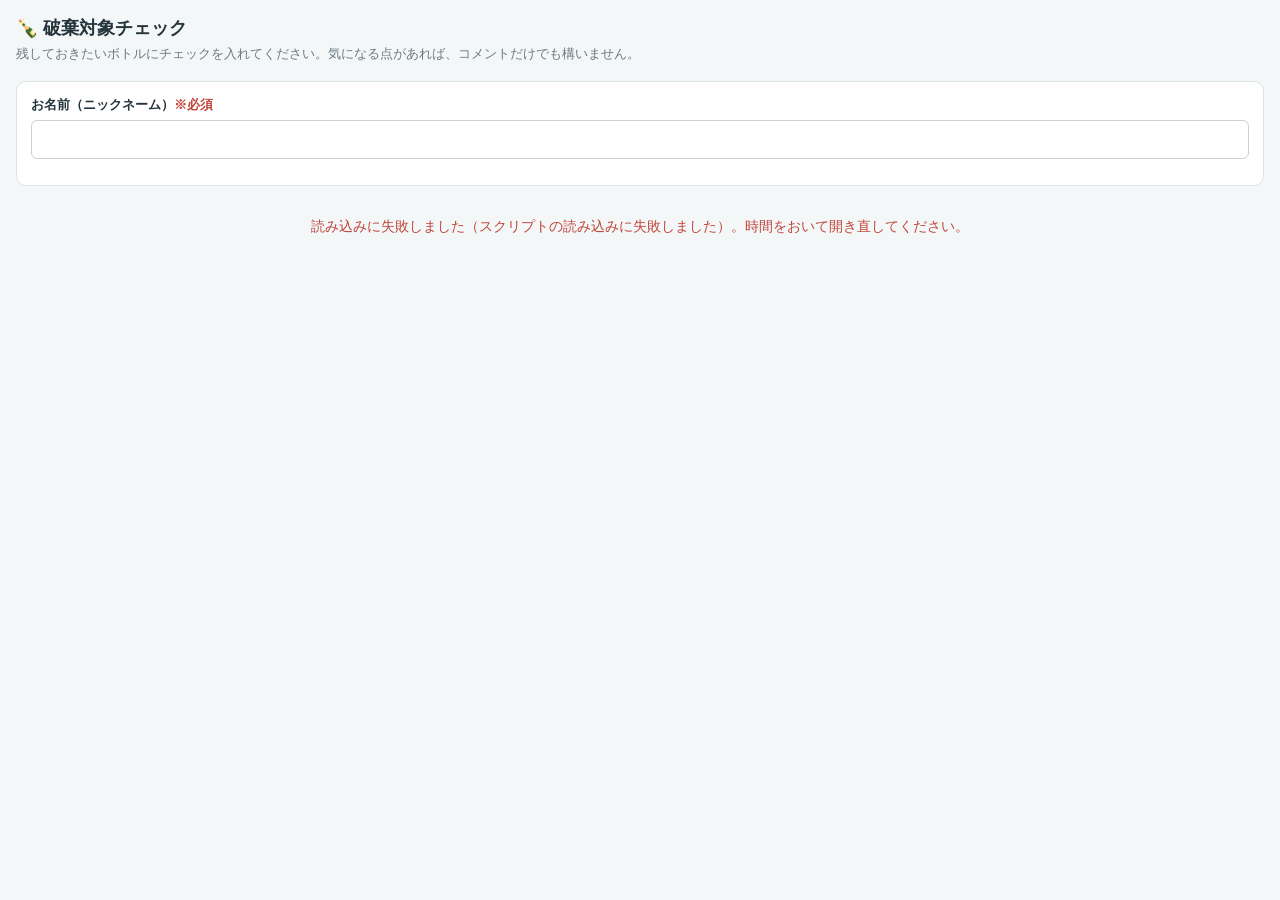
<file: discard-check.html>
<!DOCTYPE html>
<html lang="ja">
<head>
<meta charset="UTF-8">
<meta name="viewport" content="width=device-width, initial-scale=1.0, maximum-scale=1.0, user-scalable=no">
<title>破棄対象チェック - Bottle Keeper</title>
<link rel="icon" href="icon.png">
<style>
  :root {
    --color-bg: #F4F7F8;
    --color-surface: #FFFFFF;
    --color-border: #C9D2D7;
    --color-border-soft: #DDE4E7;
    --color-text: #24343B;
    --color-muted: #6B7B82;
    --color-primary: #2E6F7E;
    --color-primary-dark: #1F5461;
    --color-danger: #C0453A;
  }
  * { box-sizing: border-box; }
  body {
    margin: 0;
    background: var(--color-bg);
    color: var(--color-text);
    font-family: -apple-system, BlinkMacSystemFont, "Hiragino Sans", "Yu Gothic", sans-serif;
    padding: 16px;
    padding-bottom: 80px;
  }
  h1 { font-size: 18px; margin: 0 0 4px; }
  .lead { color: var(--color-muted); font-size: 13px; margin: 0 0 16px; line-height: 1.6; }
  .card {
    background: var(--color-surface);
    border: 1px solid var(--color-border-soft);
    border-radius: 10px;
    padding: 14px;
    margin-bottom: 12px;
  }
  .field { margin-bottom: 12px; }
  .field label { display: block; font-size: 13px; font-weight: bold; margin-bottom: 6px; }
  .field input[type="text"] {
    width: 100%; padding: 10px; font-size: 15px;
    border: 1px solid var(--color-border); border-radius: 6px;
  }
  .group-title {
    font-size: 14px; font-weight: bold; margin: 18px 0 8px;
    padding-bottom: 4px; border-bottom: 2px solid var(--color-border-soft);
  }
  .bottle-row { display: flex; align-items: flex-start; gap: 10px; padding: 10px 0; border-bottom: 1px solid var(--color-border-soft); }
  .bottle-row:last-child { border-bottom: none; }
  .bottle-row input[type="checkbox"] { width: 22px; height: 22px; margin-top: 2px; flex-shrink: 0; }
  .bottle-row .info { flex: 1; min-width: 0; }
  .bottle-row .name { font-size: 15px; }
  .bottle-row .no { color: var(--color-muted); font-size: 12px; }
  .bottle-row input[type="text"].comment {
    width: 100%; margin-top: 6px; padding: 7px 8px; font-size: 13px;
    border: 1px solid var(--color-border); border-radius: 6px;
  }
  .btn {
    display: inline-block; padding: 12px 20px; font-size: 15px; font-weight: bold;
    border-radius: 8px; border: 1px solid var(--color-border); background: var(--color-surface);
    color: var(--color-text); cursor: pointer;
  }
  .btn-primary { background: var(--color-primary); border-color: var(--color-primary); color: #fff; }
  .btn-primary:active { background: var(--color-primary-dark); }
  .btn-wide { width: 100%; }
  .empty-state, .status-msg { color: var(--color-muted); font-size: 14px; padding: 20px 4px; text-align: center; }
  .status-msg--error { color: var(--color-danger); }
  .submit-bar { position: sticky; bottom: 0; padding-top: 10px; background: var(--color-bg); }
  .type-filter {
    position: sticky; top: 0; z-index: 10;
    display: flex; gap: 6px; overflow-x: auto; -webkit-overflow-scrolling: touch;
    background: var(--color-bg); padding: 8px 0; margin: 0 0 8px;
    border-bottom: 1px solid var(--color-border-soft);
  }
  .type-filter::-webkit-scrollbar { display: none; }
  .type-filter-btn {
    flex-shrink: 0; padding: 8px 14px; font-size: 13px; font-weight: bold;
    border-radius: 999px; border: 1px solid var(--color-border); background: var(--color-surface);
    color: var(--color-text); cursor: pointer; white-space: nowrap;
  }
  .type-filter-btn.is-active { background: var(--color-primary); border-color: var(--color-primary); color: #fff; }
  .done-screen { text-align: center; padding: 40px 16px; }
  .done-screen .icon { font-size: 40px; }
  .hidden { display: none !important; }
</style>
</head>
<body>

<h1>🍾 破棄対象チェック</h1>
<p class="lead">残しておきたいボトルにチェックを入れてください。気になる点があれば、コメントだけでも構いません。</p>

<div id="form-area">
  <div class="card">
    <div class="field">
      <label>お名前（ニックネーム）<span style="color:var(--color-danger);">※必須</span></label>
      <input type="text" id="nickname">
    </div>
  </div>
  <div id="type-filter"></div>
  <div id="bottle-list"><div class="status-msg">読み込み中...</div></div>
  <div class="submit-bar hidden" id="submit-bar">
    <button class="btn btn-primary btn-wide" id="submit-btn">送信する</button>
  </div>
</div>

<div class="done-screen hidden" id="done-screen">
  <div class="icon">✅</div>
  <p>送信しました。ありがとうございました！</p>
  <button class="btn" id="restart-btn">もう一度回答する</button>
</div>

<script src="utils.js?v=101"></script>
<script>
// app.js と同じ値（同じ共有スプレッドシート・同じApps Script Web App）を参照する。
// スプレッドシートを作り直した場合は、app.js側と一緒にこちらも書き換えること。
const SPREADSHEET_ID = '1wMGWhGP_eoVTexLiso93IlE2Ah5DWo-MdFh7y44lMfo';
const SHEET_SYNC_URL = 'https://script.google.com/macros/s/AKfycbzepxMhLoipibJ6pIfJ-FZ2OM7SzlXB3TNa4l8CP2n70V34nm4Sm9gLBbPsiIZo5iDH/exec';
const BOTTLE_TYPES = [
  '金宮', '角', 'ホワイト', '吉四六', '赤霧島',
  '茉莉花', 'ジェムソン', '宝', '白州', 'ミズナラ', '鍛高譚', 'その他',
];

function escapeHtml(str) {
  if (str === null || str === undefined) return '';
  return String(str)
    .replaceAll('&', '&amp;').replaceAll('<', '&lt;').replaceAll('>', '&gt;')
    .replaceAll('"', '&quot;').replaceAll("'", '&#39;');
}

function getDeviceLabel() {
  const ua = navigator.userAgent || '';
  let os = 'その他の端末';
  if (/iPad/.test(ua)) os = 'iPad';
  else if (/iPhone/.test(ua)) os = 'iPhone';
  else if (/Android/.test(ua)) os = 'Android';
  else if (/Macintosh/.test(ua)) os = 'Mac';
  else if (/Windows/.test(ua)) os = 'Windows';
  let browser = '';
  if (/CriOS/.test(ua)) browser = 'Chrome';
  else if (/Chrome/.test(ua) && !/Edg/.test(ua)) browser = 'Chrome';
  else if (/Safari/.test(ua) && !/Chrome/.test(ua)) browser = 'Safari';
  else if (/Firefox/.test(ua)) browser = 'Firefox';
  else if (/Edg/.test(ua)) browser = 'Edge';
  return browser ? `${os} / ${browser}` : os;
}

// app.js の fetchSheetColumnViaGviz と同じ方式（単一セルのJSON blobをJSONPで読む）
function fetchSheetColumnViaGviz(sheetId, sheetName, timeoutMs = 15000) {
  return new Promise((resolve, reject) => {
    const callbackName = `bkCheckGviz_${Date.now()}_${Math.floor(Math.random() * 1e6)}`;
    const params = new URLSearchParams();
    params.set('tqx', `out:json;responseHandler:${callbackName}`);
    params.set('sheet', sheetName);
    params.set('range', 'A:A');
    params.set('headers', '0');
    const scriptUrl = `https://docs.google.com/spreadsheets/d/${sheetId}/gviz/tq?${params.toString()}`;
    const script = document.createElement('script');
    let done = false;
    function cleanup() {
      delete window[callbackName];
      if (script.parentNode) script.parentNode.removeChild(script);
      clearTimeout(timer);
    }
    window[callbackName] = (resp) => {
      if (done) return;
      done = true;
      cleanup();
      try {
        const rows = (resp && resp.table && resp.table.rows) || [];
        const combined = rows.map((r) => (r && r.c && r.c[0] && r.c[0].v) || '').join('');
        resolve(combined || null);
      } catch (e) { reject(e); }
    };
    const timer = setTimeout(() => {
      if (done) return;
      done = true;
      cleanup();
      reject(new Error('応答がありませんでした（タイムアウト）'));
    }, timeoutMs);
    script.onerror = () => {
      if (done) return;
      done = true;
      cleanup();
      reject(new Error('スクリプトの読み込みに失敗しました'));
    };
    script.src = scriptUrl;
    document.head.appendChild(script);
  });
}

// app.js の submitViaHiddenForm と同じ方式（隠しiframe + フォームPOST）
function submitViaHiddenForm(url, payloadJson) {
  return new Promise((resolve) => {
    let iframe = document.getElementById('gas-sync-frame');
    if (!iframe) {
      iframe = document.createElement('iframe');
      iframe.id = 'gas-sync-frame';
      iframe.name = 'gas-sync-frame';
      iframe.style.display = 'none';
      document.body.appendChild(iframe);
    }
    const form = document.createElement('form');
    form.method = 'POST';
    form.action = url;
    form.target = 'gas-sync-frame';
    const input = document.createElement('input');
    input.type = 'hidden';
    input.name = 'payload';
    input.value = payloadJson;
    form.appendChild(input);
    document.body.appendChild(form);
    form.submit();
    form.remove();
    setTimeout(resolve, 4000);
  });
}

let disposalTargets = [];
let disposalGroups = new Map();
let currentTypeFilter = 'ALL';
const responseState = new Map(); // bottleId -> { keep, comment }

async function loadDisposalTargets() {
  const listEl = document.getElementById('bottle-list');
  let cellValue;
  try {
    cellValue = await fetchSheetColumnViaGviz(SPREADSHEET_ID, '_共有データ');
  } catch (err) {
    listEl.innerHTML = `<div class="status-msg status-msg--error">読み込みに失敗しました（${escapeHtml(err && err.message ? err.message : String(err))}）。時間をおいて開き直してください。</div>`;
    return;
  }
  if (!cellValue) {
    listEl.innerHTML = '<div class="status-msg status-msg--error">共有データがまだありません。管理者に確認してください。</div>';
    return;
  }
  let data;
  try {
    data = JSON.parse(cellValue);
  } catch (err) {
    listEl.innerHTML = '<div class="status-msg status-msg--error">データの形式が正しくありませんでした。</div>';
    return;
  }
  const customers = data.customers || [];
  const bottles = data.bottles || [];
  const thresholdMonths = (data.settings && data.settings.disposalThresholdMonths) || 3;
  const getCustomer = (id) => customers.find((c) => c.id === id) || null;

  disposalTargets = bottles
    .filter((b) => b.status === 'active')
    .map((b) => ({ bottle: b, customer: getCustomer(b.customerId) }))
    .filter(({ bottle, customer }) => customer && !customer.star && BKUtil.isDisposalTarget(bottle.lastVisitDate, thresholdMonths));

  disposalTargets.sort((a, b) => {
    const ia = BOTTLE_TYPES.indexOf(a.bottle.bottleType);
    const ib = BOTTLE_TYPES.indexOf(b.bottle.bottleType);
    const ga = ia === -1 ? BOTTLE_TYPES.length : ia;
    const gb = ib === -1 ? BOTTLE_TYPES.length : ib;
    if (ga !== gb) return ga - gb;
    return a.bottle.bottleNo - b.bottle.bottleNo;
  });

  if (disposalTargets.length === 0) {
    listEl.innerHTML = '<div class="empty-state">現在、破棄対象のボトルはありません</div>';
    document.getElementById('submit-bar').classList.remove('hidden');
    return;
  }

  disposalGroups = new Map();
  for (const item of disposalTargets) {
    const key = item.bottle.bottleType || 'その他';
    if (!disposalGroups.has(key)) disposalGroups.set(key, []);
    disposalGroups.get(key).push(item);
  }

  renderTypeFilter();
  renderBottleList();
  document.getElementById('submit-bar').classList.remove('hidden');
}

function renderTypeFilter() {
  const filterEl = document.getElementById('type-filter');
  const buttons = [`<button class="type-filter-btn ${currentTypeFilter === 'ALL' ? 'is-active' : ''}" data-filter="ALL">すべて（${disposalTargets.length}）</button>`];
  for (const [type, items] of disposalGroups) {
    buttons.push(`<button class="type-filter-btn ${currentTypeFilter === type ? 'is-active' : ''}" data-filter="${escapeHtml(type)}">${escapeHtml(type)}（${items.length}）</button>`);
  }
  filterEl.innerHTML = buttons.join('');
  filterEl.querySelectorAll('[data-filter]').forEach((el) => {
    el.addEventListener('click', () => {
      currentTypeFilter = el.dataset.filter;
      renderTypeFilter();
      renderBottleList();
    });
  });
}

function renderBottleList() {
  const listEl = document.getElementById('bottle-list');
  const typesToShow = currentTypeFilter === 'ALL' ? [...disposalGroups.keys()] : [currentTypeFilter];

  let html = '';
  for (const type of typesToShow) {
    const items = disposalGroups.get(type) || [];
    html += `<div class="group-title">${escapeHtml(type)}（${items.length}）</div><div class="card">`;
    html += items.map(({ bottle, customer }) => {
      const state = responseState.get(bottle.id) || {};
      return `
      <div class="bottle-row">
        <input type="checkbox" class="keep-check" data-bottle="${bottle.id}" ${state.keep ? 'checked' : ''}>
        <div class="info">
          <div class="name">${escapeHtml(customer.name)}</div>
          <div class="no">No.${bottle.bottleNo}${bottle.bottleName ? `　${escapeHtml(bottle.bottleName)}` : ''}</div>
          <input type="text" class="comment" data-bottle="${bottle.id}" placeholder="コメント（任意）" value="${escapeHtml(state.comment || '')}">
        </div>
      </div>
    `;
    }).join('');
    html += '</div>';
  }
  listEl.innerHTML = html;

  // 状態はDOMではなくresponseStateで一元管理する（銘柄フィルタの切り替えで表示外になった項目も保持するため）
  listEl.querySelectorAll('.keep-check').forEach((el) => {
    el.addEventListener('change', () => {
      const bottleId = el.dataset.bottle;
      const state = responseState.get(bottleId) || {};
      state.keep = el.checked;
      responseState.set(bottleId, state);
    });
  });
  listEl.querySelectorAll('.comment').forEach((el) => {
    el.addEventListener('input', () => {
      const bottleId = el.dataset.bottle;
      const state = responseState.get(bottleId) || {};
      state.comment = el.value;
      responseState.set(bottleId, state);
    });
  });
}

async function handleSubmit() {
  const nickname = document.getElementById('nickname').value.trim();
  if (!nickname) {
    alert('お名前（ニックネーム）を入力してください');
    return;
  }
  const items = [];
  disposalTargets.forEach(({ bottle, customer }) => {
    const state = responseState.get(bottle.id) || {};
    const keep = !!state.keep;
    const comment = (state.comment || '').trim();
    if (!keep && !comment) return; // チェックもコメントも無い行は送信しない
    items.push({
      id: BKUtil.uuid(),
      bottleId: bottle.id,
      bottleNo: bottle.bottleNo,
      bottleType: bottle.bottleType,
      bottleName: bottle.bottleName || '',
      customerName: customer.name,
      keep,
      comment,
    });
  });

  const submitBtn = document.getElementById('submit-btn');
  submitBtn.disabled = true;
  submitBtn.textContent = '送信中...';

  const payload = {
    type: 'disposalCheck',
    submittedAt: new Date().toISOString(),
    nickname,
    device: getDeviceLabel(),
    items,
  };
  await submitViaHiddenForm(SHEET_SYNC_URL, JSON.stringify(payload));

  document.getElementById('form-area').classList.add('hidden');
  document.getElementById('done-screen').classList.remove('hidden');
}

document.getElementById('submit-btn').addEventListener('click', handleSubmit);
document.getElementById('restart-btn').addEventListener('click', () => {
  document.getElementById('done-screen').classList.add('hidden');
  document.getElementById('form-area').classList.remove('hidden');
  document.getElementById('nickname').value = '';
  responseState.clear();
  renderBottleList();
  const submitBtn = document.getElementById('submit-btn');
  submitBtn.disabled = false;
  submitBtn.textContent = '送信する';
});

loadDisposalTargets();
</script>
</body>
</html>
</file>
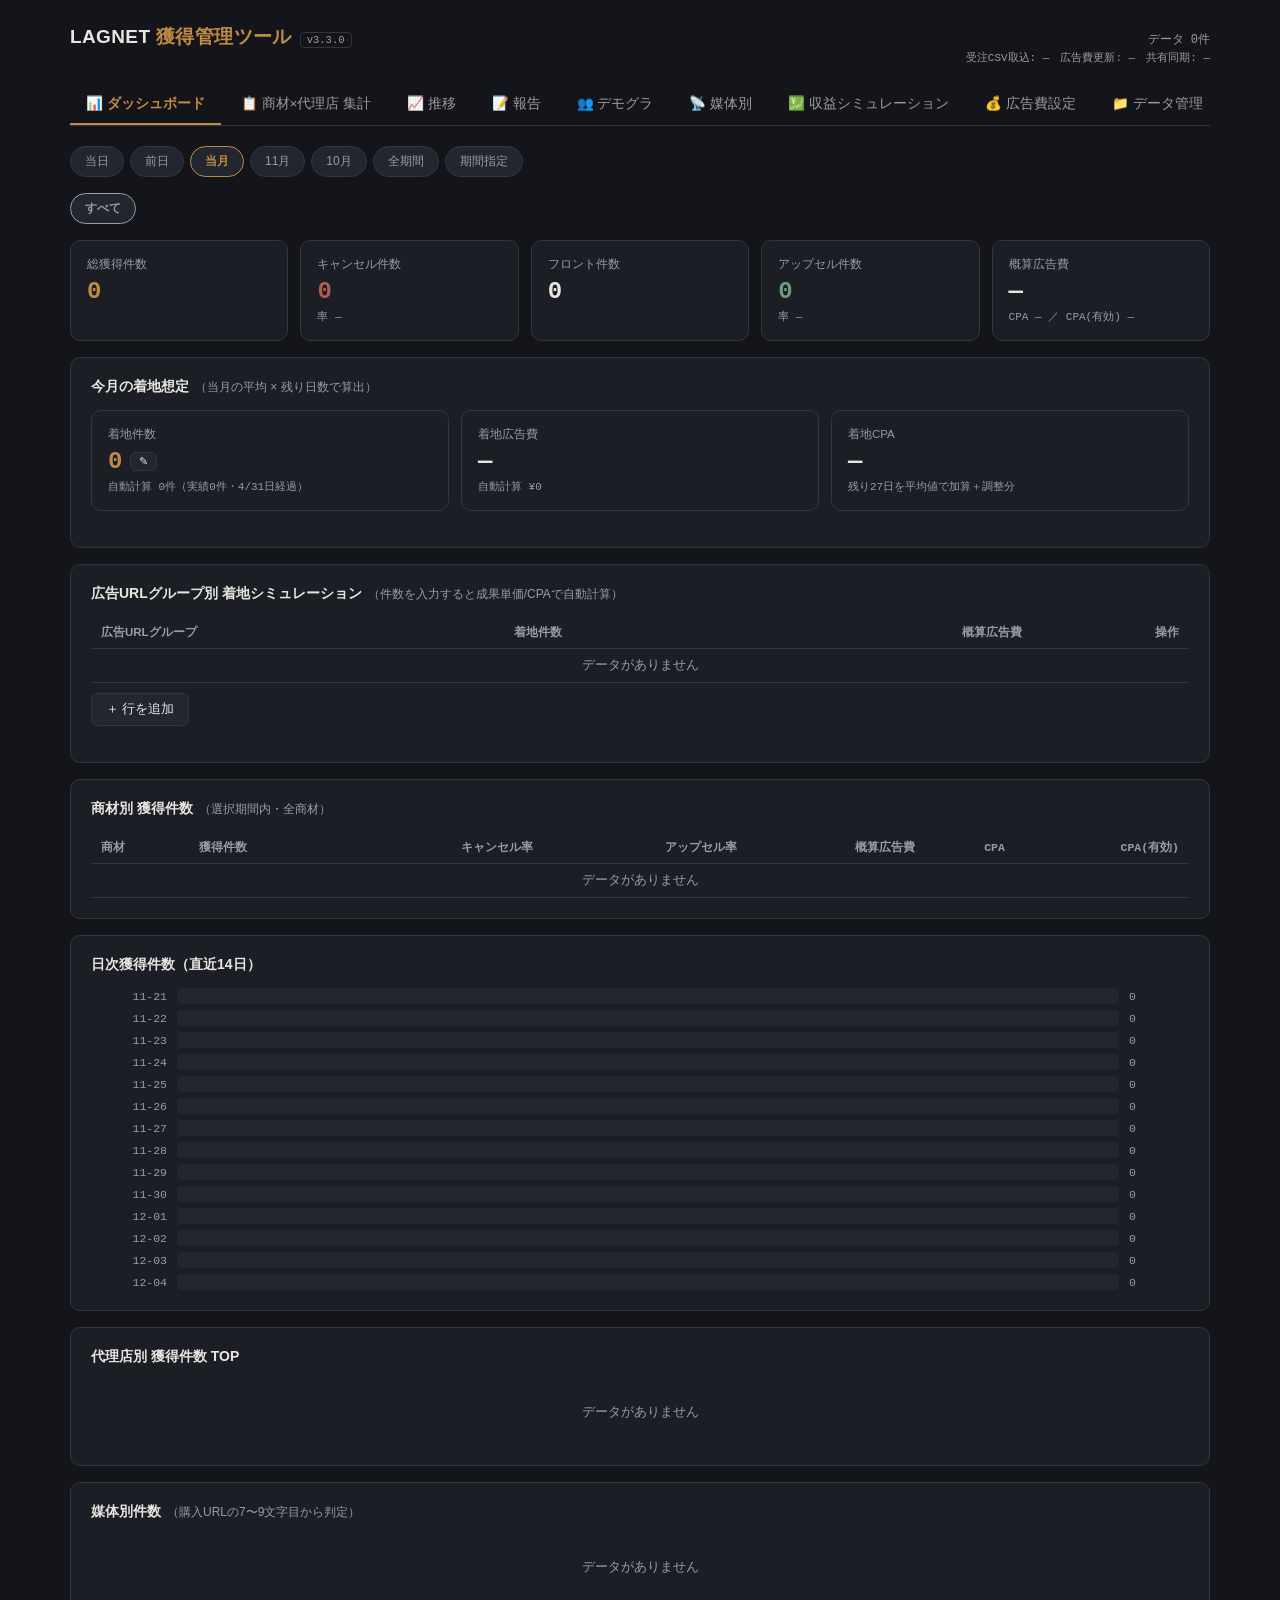
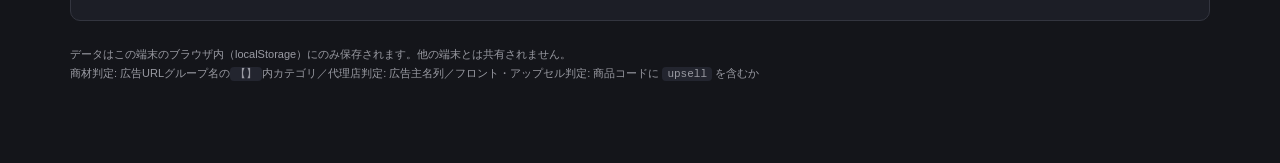
<file: lagnet-order-tracker (12).html>
<!DOCTYPE html>
<html lang="ja">
<head>
<meta charset="UTF-8">
<meta name="viewport" content="width=device-width, initial-scale=1.0">
<meta name="referrer" content="no-referrer">
<title>LAGNET 獲得管理ツール</title>
<style>
  :root{
    --bg: #14151a;
    --bg-panel: #1c1e26;
    --bg-panel-2: #23252f;
    --border: #33353f;
    --text: #e8e6e1;
    --text-dim: #9a9ba3;
    --accent: #c08b45;
    --accent-soft: rgba(192,139,69,0.15);
    --blue: #6b8cae;
    --blue-soft: rgba(107,140,174,0.15);
    --danger: #b25d4f;
    --danger-soft: rgba(178,93,79,0.15);
    --good: #6e9b7a;
    --good-soft: rgba(110,155,122,0.15);
    --radius: 10px;
    --mono: 'SFMono-Regular', Consolas, 'Liberation Mono', Menlo, monospace;
    --sans: -apple-system, BlinkMacSystemFont, "Hiragino Sans", "Noto Sans JP", "Yu Gothic", sans-serif;

    /* category colors */
    --cat-perfume: #9b7ede;      /* 練り香水 → 紫 */
    --cat-perfume-soft: rgba(155,126,222,0.14);
    --cat-scrub: #d97ca8;        /* スクラブ → ピンク */
    --cat-scrub-soft: rgba(217,124,168,0.14);
    --cat-supplement: #c0524a;   /* サプリ → 赤 */
    --cat-supplement-soft: rgba(192,82,74,0.14);
    --cat-headscrub: #5fa876;    /* ヘッドスクラブ → 緑 */
    --cat-headscrub-soft: rgba(95,168,118,0.14);
    --cat-xenos: #5b8fc7;        /* ゼノス → 青 */
    --cat-xenos-soft: rgba(91,143,199,0.14);
    --cat-other: #8a8d97;        /* その他・広告経由なし → グレー */
    --cat-other-soft: rgba(138,141,151,0.14);
  }
  *{box-sizing:border-box;}
  html,body{margin:0;padding:0;background:var(--bg);color:var(--text);font-family:var(--sans);}
  body{min-height:100vh;}
  #app{max-width:1180px;margin:0 auto;padding:24px 20px 80px;}

  header.top{display:flex;align-items:baseline;justify-content:space-between;margin-bottom:20px;flex-wrap:wrap;gap:8px;}
  header.top .title-wrap{display:flex;align-items:baseline;gap:8px;}
  header.top h1{font-size:19px;font-weight:700;letter-spacing:0.02em;margin:0;color:var(--text);}
  header.top h1 .sub{color:var(--accent);font-weight:600;}
  header.top .ver{font-size:10.5px;color:var(--text-dim);font-family:var(--mono);border:1px solid var(--border);border-radius:4px;padding:1px 6px;}
  header.top .meta{font-size:12px;color:var(--text-dim);font-family:var(--mono);}

  nav.tabs{display:flex;gap:4px;border-bottom:1px solid var(--border);margin-bottom:20px;overflow-x:auto;}
  nav.tabs button{
    background:none;border:none;color:var(--text-dim);font-family:var(--sans);font-size:13.5px;
    padding:10px 16px;cursor:pointer;border-bottom:2px solid transparent;white-space:nowrap;
    transition:color .15s, border-color .15s;
  }
  nav.tabs button:hover{color:var(--text);}
  nav.tabs button.active{color:var(--accent);border-bottom-color:var(--accent);font-weight:600;}

  .panel{background:var(--bg-panel);border:1px solid var(--border);border-radius:var(--radius);padding:20px;margin-bottom:16px;}
  .panel h2{font-size:14px;margin:0 0 14px;color:var(--text);font-weight:700;}
  .panel h2 .n{color:var(--text-dim);font-weight:400;font-size:12px;margin-left:6px;}

  .grid-kpi{display:grid;grid-template-columns:repeat(auto-fit,minmax(150px,1fr));gap:12px;margin-bottom:16px;}
  .kpi{background:var(--bg-panel);border:1px solid var(--border);border-radius:var(--radius);padding:16px;}
  .kpi .label{font-size:11.5px;color:var(--text-dim);margin-bottom:6px;}
  .kpi .value{font-family:var(--mono);font-size:24px;font-weight:700;color:var(--text);}
  .kpi .value.accent{color:var(--accent);}
  .kpi .value.danger{color:var(--danger);}
  .kpi .value.good{color:var(--good);}
  .kpi .sub{font-size:11px;color:var(--text-dim);margin-top:4px;font-family:var(--mono);}

  /* dropzone */
  #dropzone{
    border:1.5px dashed var(--border);border-radius:var(--radius);
    padding:36px 20px;text-align:center;cursor:pointer;transition:border-color .15s, background .15s;
    background:var(--bg-panel-2);
  }
  #dropzone.drag{border-color:var(--accent);background:var(--accent-soft);}
  #demoDropzone.drag{border-color:var(--accent);background:var(--accent-soft);}
  #dropzone .icon{font-size:28px;margin-bottom:8px;opacity:.8;}
  #dropzone .main{font-size:14px;color:var(--text);margin-bottom:4px;}
  #dropzone .hint{font-size:12px;color:var(--text-dim);}
  #fileInput{display:none;}

  table{width:100%;border-collapse:collapse;font-size:12.5px;}
  table.data th, table.data td{padding:8px 10px;border-bottom:1px solid var(--border);text-align:right;white-space:nowrap;}
  table.data th{color:var(--text-dim);font-weight:600;font-size:11.5px;text-align:right;}
  table.data th:first-child, table.data td:first-child{text-align:left;}
  table.data th:nth-child(2), table.data td:nth-child(2){text-align:left;}
  table.data tr:hover td{background:var(--bg-panel-2);}
  table.data td.num, table.data th.num{font-family:var(--mono);}
  table.data tr.total-row td{font-weight:700;border-top:1.5px solid var(--border);background:var(--bg-panel-2);}
  table.data tr.total-row-top td{font-weight:700;border-bottom:1.5px solid var(--accent);background:rgba(192,139,69,0.16);color:var(--accent);}
  .tag{display:inline-block;padding:1px 7px;border-radius:5px;font-size:11px;font-family:var(--mono);}
  .tag.front{background:var(--blue-soft);color:var(--blue);}
  .tag.upsell{background:var(--accent-soft);color:var(--accent);}
  .cell-rate{font-family:var(--mono);}
  .cell-rate.high-cancel{color:var(--danger);}
  .cell-rate.high-upsell{color:var(--accent);}

  .table-wrap{overflow-x:auto;}

  .controls{display:flex;gap:10px;flex-wrap:wrap;align-items:center;margin-bottom:16px;}
  .controls label{font-size:12px;color:var(--text-dim);display:flex;align-items:center;gap:6px;}
  select, input[type=date], input[type=number], input[type=text]{
    background:var(--bg-panel-2);border:1px solid var(--border);color:var(--text);
    border-radius:6px;padding:6px 10px;font-size:12.5px;font-family:var(--sans);
  }
  select:focus, input:focus{outline:1px solid var(--accent);}
  button.btn{
    background:var(--bg-panel-2);border:1px solid var(--border);color:var(--text);
    border-radius:6px;padding:7px 14px;font-size:12.5px;cursor:pointer;transition:all .15s;
  }
  button.btn:hover{border-color:var(--accent);color:var(--accent);}
  button.btn.primary{background:var(--accent);border-color:var(--accent);color:#1a1408;font-weight:600;}
  button.btn.primary:hover{opacity:.9;color:#1a1408;}
  button.btn.danger:hover{border-color:var(--danger);color:var(--danger);}
  button.btn.small{padding:4px 10px;font-size:11.5px;}

  /* category pill buttons */
  .cat-tabs{display:flex;gap:6px;flex-wrap:wrap;margin-bottom:16px;}
  .cat-btn{
    border:1px solid var(--border);background:var(--bg-panel-2);color:var(--text-dim);
    border-radius:999px;padding:6px 14px;font-size:12px;cursor:pointer;transition:all .15s;
    display:flex;align-items:center;gap:6px;
  }
  .cat-btn .dot{width:8px;height:8px;border-radius:50%;display:inline-block;}
  .cat-btn:hover{color:var(--text);}
  .cat-btn.active{color:var(--text);font-weight:600;border-color:currentColor;}

  .cat-tag{display:inline-flex;align-items:center;gap:5px;padding:2px 8px;border-radius:5px;font-size:11.5px;font-weight:600;}
  .cat-dot{width:7px;height:7px;border-radius:50%;flex:none;}

  .bars{display:flex;flex-direction:column;gap:6px;}
  .bar-row{display:grid;grid-template-columns:76px 1fr 60px;gap:10px;align-items:center;font-size:11.5px;}
  .bar-row .lbl{color:var(--text-dim);font-family:var(--mono);text-align:right;overflow:hidden;text-overflow:ellipsis;white-space:nowrap;}
  .bar-row.wide-label{grid-template-columns:132px 1fr 56px;}
  .bar-track{background:var(--bg-panel-2);border-radius:4px;height:16px;position:relative;overflow:hidden;}
  .bar-fill{height:100%;border-radius:4px;background:var(--accent);transition:width .2s;}
  .bar-fill.cancel{background:var(--danger);}
  .bar-fill.upsell{background:var(--blue);}
  .bar-row .val{font-family:var(--mono);color:var(--text-dim);}

  .history-list{display:flex;flex-direction:column;gap:6px;}
  .history-item{display:flex;justify-content:space-between;font-size:12px;color:var(--text-dim);padding:6px 0;border-bottom:1px solid var(--border);}
  .history-item .fname{color:var(--text);}
  .empty-note{color:var(--text-dim);font-size:12.5px;padding:24px;text-align:center;}

  .note-box{font-size:11.5px;color:var(--text-dim);background:var(--bg-panel-2);border:1px solid var(--border);border-radius:8px;padding:12px 14px;margin-bottom:16px;line-height:1.7;}
  .note-box strong{color:var(--text);}

  .inline-form{display:flex;gap:8px;flex-wrap:wrap;align-items:center;margin-bottom:14px;}

  footer.note{margin-top:24px;font-size:11px;color:var(--text-dim);line-height:1.7;}
  footer.note code{font-family:var(--mono);background:var(--bg-panel-2);padding:1px 5px;border-radius:4px;}

  /* ---------- mobile optimization (iPhone / Android / narrow Mac windows) ---------- */
  @media (max-width: 640px){
    #app{padding:16px 12px 60px;}

    header.top{gap:6px;}
    header.top h1{font-size:16px;}
    header.top > div{width:100%;}
    header.top > div[style*="text-align:right"]{text-align:left !important;}
    #lastUpdatesMeta{white-space:normal;line-height:1.6;}

    /* iOS Safari zooms the page on focus if a form control's font-size is under 16px;
       force 16px on all interactive form elements while keeping the visual scale via
       padding/line-height so it doesn't look oversized. */
    select, input[type=date], input[type=number], input[type=text], textarea{
      font-size:16px;
      padding:10px 12px;
    }

    /* larger, easier-to-tap targets (Apple/Google both recommend ~44px minimum) */
    button.btn, .cat-btn, nav.tabs button{
      min-height:44px;
      padding:10px 16px;
      font-size:14px;
    }
    button.btn.small{ min-height:36px; padding:8px 12px; }

    nav.tabs{gap:2px;}
    nav.tabs button{padding:10px 14px;font-size:13px;}

    .grid-kpi{grid-template-columns:1fr 1fr;gap:8px;}
    .kpi{padding:12px;}
    .kpi .value{font-size:20px;}

    .controls{gap:8px;}
    .controls label{width:100%;justify-content:space-between;}
    .inline-form{gap:8px;}
    .inline-form label{width:100%;}

    table.data{font-size:12px;}
    table.data th, table.data td{padding:8px 6px;}

    .cat-tabs{gap:4px;}
    .cat-btn{padding:8px 12px;font-size:12px;}

    .bar-row{grid-template-columns:60px 1fr 46px;gap:6px;font-size:11px;}
    .bar-row.wide-label{grid-template-columns:96px 1fr 42px;}

    #dropzone{padding:24px 14px;}

    /* respect the iPhone home-indicator / notch safe area */
    body{padding-bottom: env(safe-area-inset-bottom, 0);}
  }

  @media (max-width: 400px){
    .grid-kpi{grid-template-columns:1fr;}
    .pie-chart-wrap{flex-direction:column;align-items:center;}
  }

  /* ---------- pie chart (CSS conic-gradient based, no external library) ---------- */
  .pie-chart-wrap{display:flex;align-items:center;gap:24px;flex-wrap:wrap;}
  .pie-chart{width:180px;height:180px;border-radius:50%;flex:none;}
  .pie-legend{display:flex;flex-direction:column;gap:6px;flex:1;min-width:180px;}
  .pie-legend-item{display:flex;align-items:center;gap:8px;font-size:12.5px;}
  .pie-legend-swatch{width:12px;height:12px;border-radius:3px;flex:none;}
  .pie-legend-label{flex:1;color:var(--text);}
  .pie-legend-value{font-family:var(--mono);color:var(--text-dim);}
</style>
</head>
<body>
<div id="app">

  <header class="top">
    <div class="title-wrap">
      <h1>LAGNET <span class="sub">獲得管理ツール</span></h1>
      <span class="ver" id="verLabel"></span>
    </div>
    <div style="text-align:right;">
      <div class="meta" id="dataMeta">データ 0件</div>
      <div class="meta" id="lastUpdatesMeta" style="margin-top:2px;font-size:11px;"></div>
    </div>
  </header>

  <nav class="tabs">
    <button data-tab="dashboard" class="active">📊 ダッシュボード</button>
    <button data-tab="summary">📋 商材×代理店 集計</button>
    <button data-tab="trend">📈 推移</button>
    <button data-tab="report">📝 報告</button>
    <button data-tab="demographics">👥 デモグラ</button>
    <button data-tab="media">📡 媒体別</button>
    <button data-tab="ltv">💹 収益シミュレーション</button>
    <button data-tab="cost">💰 広告費設定</button>
    <button data-tab="manage">📁 データ管理</button>
  </nav>

  <!-- DASHBOARD -->
  <section id="tab-dashboard">
    <div class="cat-tabs" id="dashPeriodTabs"></div>
    <div class="controls" id="dashCustomRangeControls" style="display:none;">
      <label>開始日 <input type="date" id="dashCustomFrom"></label>
      <label>終了日 <input type="date" id="dashCustomTo"></label>
    </div>

    <div class="cat-tabs" id="dashCatTabs"></div>

    <div class="grid-kpi" id="dashKpis"></div>

    <div class="panel">
      <h2>今月の着地想定<span class="n">（当月の平均 × 残り日数で算出）</span></h2>
      <div class="grid-kpi" id="dashLandingKpis"></div>
    </div>

    <div class="panel">
      <h2>広告URLグループ別 着地シミュレーション<span class="n">（件数を入力すると成果単価/CPAで自動計算）</span></h2>
      <div id="landingSimAlert"></div>
      <div class="table-wrap"><table class="data" id="landingSimTable"></table></div>
      <div class="controls" style="margin-top:10px;">
        <button class="btn" id="landingSimAddRowBtn">＋ 行を追加</button>
      </div>
    </div>

    <div class="panel">
      <h2>商材別 獲得件数<span class="n">（選択期間内・全商材）</span></h2>
      <div class="table-wrap"><table class="data" id="dashCategoryTable"></table></div>
    </div>

    <div class="panel">
      <h2>日次獲得件数（直近14日）</h2>
      <div class="bars" id="dashBars"></div>
    </div>
    <div class="panel">
      <h2>代理店別 獲得件数 TOP</h2>
      <div class="bars" id="dashAgencyBars"></div>
    </div>
    <div class="panel">
      <h2>媒体別件数<span class="n">（購入URLの7〜9文字目から判定）</span></h2>
      <div class="bars" id="dashMediaBars"></div>
    </div>
  </section>

  <!-- SUMMARY -->
  <section id="tab-summary" style="display:none;">
    <div class="cat-tabs" id="sumPeriodTabs"></div>
    <div class="controls" id="sumCustomRangeControls" style="display:none;">
      <label>開始日 <input type="date" id="sumFrom"></label>
      <label>終了日 <input type="date" id="sumTo"></label>
    </div>
    <div class="controls">
      <label>並び順
        <select id="sumSort">
          <option value="count_desc">件数が多い順</option>
          <option value="count_asc">件数が少ない順</option>
          <option value="cost_desc">概算費用が高い順</option>
          <option value="cancel_desc">キャンセル率が高い順</option>
          <option value="upsell_desc">アップセル率が高い順</option>
        </select>
      </label>
    </div>
    <div class="cat-tabs" id="sumCatTabs"></div>
    <div class="panel">
      <h2>商材 × 代理店 別 獲得件数<span class="n" id="sumRangeLabel"></span></h2>
      <div class="table-wrap">
        <table class="data" id="sumTable"></table>
      </div>
    </div>
  </section>

  <!-- TREND -->
  <section id="tab-trend" style="display:none;">
    <div class="cat-tabs" id="trendPeriodTabs"></div>
    <div class="controls" id="trendCustomRangeControls" style="display:none;">
      <label>開始日 <input type="date" id="trendCustomFrom"></label>
      <label>終了日 <input type="date" id="trendCustomTo"></label>
    </div>
    <div class="controls">
      <label>粒度
        <select id="trendGranularity">
          <option value="date">日次</option>
          <option value="month">月次</option>
        </select>
      </label>
      <label>代理店
        <select id="trendAgency"><option value="">すべて</option></select>
      </label>
    </div>
    <div class="cat-tabs" id="trendCatTabs"></div>
    <div class="panel">
      <h2>獲得件数・キャンセル・アップセルの推移</h2>
      <div class="table-wrap"><table class="data" id="trendTable"></table></div>
    </div>
  </section>

  <!-- REPORT -->
  <section id="tab-report" style="display:none;">
    <div class="cat-tabs" id="reportPeriodTabs"></div>
    <div class="controls" id="reportCustomRangeControls" style="display:none;">
      <label>開始日 <input type="date" id="reportCustomFrom"></label>
      <label>終了日 <input type="date" id="reportCustomTo"></label>
    </div>
    <div class="panel">
      <h2>商材別 報告テキスト<span class="n" id="reportRangeLabel"></span></h2>
      <div class="controls">
        <button class="btn primary" id="reportCopyBtn">📋 コピー</button>
        <span class="n" id="reportCopyStatus"></span>
      </div>
      <textarea id="reportTextArea" readonly rows="16" style="width:100%;background:var(--bg-panel-2);border:1px solid var(--border);color:var(--text);border-radius:6px;padding:12px;font-family:var(--mono);font-size:13px;resize:vertical;line-height:1.7;"></textarea>
    </div>
  </section>

  <!-- DEMOGRAPHICS -->
  <section id="tab-demographics" style="display:none;">
    <div class="panel">
      <h2>デモグラCSVアップロード<span class="n">（性別・生年月日・都道府県）</span></h2>
      <div class="note-box">
        注文データとは別に扱います。列に「性別」「生年月日」「都道府県」を含むCSVをアップロードしてください。<strong>アップロードするたびに、前回分は全て新しいデータに入れ替わります</strong>（一意のIDがない性質のデータのため、蓄積ではなく毎回まるごと置き換える仕様です）。
      </div>
      <div id="demoDropzone" style="border:1.5px dashed var(--border);border-radius:var(--radius);padding:28px 20px;text-align:center;cursor:pointer;background:var(--bg-panel-2);">
        <div style="font-size:24px;margin-bottom:6px;opacity:.8;">📤</div>
        <div style="font-size:14px;margin-bottom:4px;">デモグラCSVをドラッグ&ドロップ、またはクリックして選択</div>
        <div style="font-size:12px;color:var(--text-dim);">Shift-JIS / UTF-8 自動判定</div>
        <input type="file" id="demoFileInput" accept=".csv" style="display:none;">
      </div>
      <div id="demoUploadResult"></div>
      <div class="controls" style="margin-top:10px;">
        <span class="n" id="demoDataMeta">データなし</span>
      </div>
    </div>

    <div class="panel">
      <h2>年代別</h2>
      <div id="demoAgeChart"></div>
    </div>
    <div class="panel">
      <h2>性別</h2>
      <div id="demoGenderChart"></div>
    </div>
    <div class="panel">
      <h2>都道府県別<span class="n">（上位10件＋その他）</span></h2>
      <div id="demoPrefChart"></div>
    </div>
  </section>

  <!-- MEDIA (媒体別) -->
  <section id="tab-media" style="display:none;">
    <div class="controls">
      <label>代理店
        <select id="mediaFilterAgency"><option value="">すべて</option></select>
      </label>
    </div>
    <div class="cat-tabs" id="mediaFilterCatTabs"></div>
    <div class="panel">
      <h2>月別 媒体件数<span class="n">（購入URLの7〜9文字目から判定・全期間）</span></h2>
      <div class="table-wrap"><table class="data" id="mediaMonthTable"></table></div>
    </div>

    <div class="panel">
      <h2>対象月の内訳</h2>
      <div class="cat-tabs" id="mediaMonthSelectTabs"></div>
      <div style="display:flex;gap:24px;flex-wrap:wrap;margin-top:14px;">
        <div style="flex:1;min-width:260px;">
          <h3 style="font-size:12.5px;color:var(--text-dim);margin:0 0 10px;">棒グラフ</h3>
          <div class="bars" id="mediaMonthBars"></div>
        </div>
        <div style="flex:1;min-width:260px;">
          <h3 style="font-size:12.5px;color:var(--text-dim);margin:0 0 10px;">円グラフ</h3>
          <div id="mediaMonthPie"></div>
        </div>
      </div>
      <div class="controls" style="margin-top:16px;">
        <button class="btn primary" id="mediaReportCopyBtn">📋 テキストをコピー</button>
        <span class="n" id="mediaReportCopyStatus"></span>
      </div>
      <textarea id="mediaReportTextArea" readonly rows="10" style="width:100%;background:var(--bg-panel-2);border:1px solid var(--border);color:var(--text);border-radius:6px;padding:12px;font-family:var(--mono);font-size:13px;resize:vertical;line-height:1.7;"></textarea>
    </div>
  </section>

  <!-- LTV / 収益シミュレーション -->
  <section id="tab-ltv" style="display:none;">
    <div class="note-box">
      継続率（残存率）は商材ごとに手入力で維持します（ecforceの定期継続率レポート等を見ながら更新してください）。回数2〜13は個別、14回目以降は一括の継続率を設定します。<br>
      「進捗」＝今日時点のこの商材の実績件数、「着地想定」＝ダッシュボードの着地件数（フロント/アップセル別）と連動した数字です。
    </div>
    <div class="cat-tabs" id="ltvCatTabs"></div>
    <div class="controls" style="margin-bottom:4px;">
      <label style="font-size:12px;color:var(--text-dim);">オファー（初回価格帯）で絞り込み</label>
    </div>
    <div class="cat-tabs" id="ltvOfferTabs"></div>

    <div class="panel">
      <h2>2年間シミュレーション結果</h2>
      <div class="compare-grid">
        <div class="period-box">
          <h3>進捗（今日時点の実績）</h3>
          <div class="grid-kpi" id="ltvProgressKpis"></div>
        </div>
        <div class="period-box">
          <h3>着地想定（ダッシュボード連動）</h3>
          <div class="grid-kpi" id="ltvLandingKpis"></div>
        </div>
      </div>
    </div>

    <div class="panel">
      <h2>2年間シミュレーション<span class="n">（表示するシナリオを選択）</span></h2>
      <div class="cat-tabs" id="ltvScenarioTabs"></div>
      <div class="table-wrap"><table class="data" id="ltvCycleTable"></table></div>
    </div>

    <div class="panel">
      <h2>設定（商材: <span id="ltvSettingsCategoryLabel"></span>）</h2>
      <h3 style="font-size:12.5px;color:var(--text-dim);margin:0 0 10px;">お届け頻度</h3>
      <div id="ltvIntervalSettings"></div>

      <h3 style="font-size:12.5px;color:var(--text-dim);margin:20px 0 10px;">単価・原価（円）</h3>
      <div class="table-wrap"><table class="data" id="ltvPriceCogsTable"></table></div>

      <h3 style="font-size:12.5px;color:var(--text-dim);margin:20px 0 10px;">継続率（%）</h3>
      <div class="table-wrap"><table class="data" id="ltvRetentionTable"></table></div>
      <div id="ltvRetentionPasteArea"></div>
    </div>

    <div class="panel">
      <h2>全体設定<span class="n">（全商材共通）</span></h2>
      <div class="controls">
        <label>決済手数料率(%) <input type="number" id="ltvPaymentFeeRate" step="0.1" style="width:80px;"></label>
        <label>ロス率(%) <input type="number" id="ltvLossRate" step="0.1" style="width:80px;"></label>
      </div>
      <h3 style="font-size:12.5px;color:var(--text-dim);margin:14px 0 8px;">その他固定費目<span style="font-weight:400;">（単価 × 総件数で計算）</span></h3>
      <div class="table-wrap"><table class="data" id="ltvFixedCostTable"></table></div>
      <div class="controls" style="margin-top:8px;">
        <button class="btn" id="ltvFixedCostAddBtn">＋ 項目を追加</button>
      </div>
    </div>
  </section>

  <!-- COST SETTINGS -->
  <section id="tab-cost" style="display:none;">
    <div class="note-box">
      <strong>種別の自動判定について：</strong> 広告URLグループ名に「(運用)」を含む場合は<strong>予算運用</strong>、代理店名が「自社」「登録用仮」の場合も<strong>予算運用</strong>、それ以外（ASP・アフィリエイト各社名）は<strong>アフィリエイト</strong>としています。実態と異なる場合は下の表で種別を変更してください。<br>
      <strong>概算費用の計算：</strong> アフィリエイト＝成果単価 × 獲得件数（フロント＋アップセル）／ 予算運用＝下で入力・スプレッドシート連携（データ管理タブ）した日別広告費の合計
    </div>

    <div class="controls">
      <label style="font-weight:600;color:var(--text);">予算運用の平均CPA 集計期間</label>
    </div>
    <div class="cat-tabs" id="cpaPeriodTabs"></div>

    <div class="panel">
      <h2>広告URLグループ別 設定<span class="n" id="groupSettingsCount"></span></h2>
      <div class="table-wrap"><table class="data" id="groupSettingsTable"></table></div>
    </div>

    <div class="panel">
      <h2>予算運用：日別広告費の手入力</h2>
      <div class="inline-form">
        <label>日付 <input type="date" id="budgetDate"></label>
        <label>対象グループ
          <select id="budgetGroup"></select>
        </label>
        <label>金額（円） <input type="number" id="budgetAmount" min="0" step="1" placeholder="例: 15000" style="width:110px;"></label>
        <button class="btn primary" id="budgetAddBtn">追加</button>
      </div>
      <h3 style="font-size:12.5px;color:var(--text-dim);margin:16px 0 8px;">グループ別 小計<span style="font-weight:400;">（重複が無いか確認用）</span></h3>
      <div class="table-wrap"><table class="data" id="budgetSubtotalTable"></table></div>
      <h3 style="font-size:12.5px;color:var(--text-dim);margin:16px 0 8px;">日別 一覧<span style="font-weight:400;color:var(--text-dim);"> — グループで絞り込めます</span></h3>
      <div class="controls">
        <label>グループで絞り込み
          <select id="budgetFilterGroup"><option value="">すべて</option></select>
        </label>
        <button class="btn danger" id="budgetDeleteGroupBtn" style="display:none;">このグループのデータを全削除</button>
      </div>
      <div class="table-wrap"><table class="data" id="budgetTable"></table></div>
    </div>
  </section>

  <!-- MANAGE -->
  <section id="tab-manage" style="display:none;">
    <div class="panel">
      <h2>共有設定<span class="n">（全データをスプレッドシート経由でチーム共有）</span></h2>
      <div class="note-box">
        <strong>このツールには共有バックエンドURLが最初から設定されています。</strong>受注データ・広告費設定・媒体コード・履歴など<strong>全データ</strong>が共有スプレッドシートに保存され、このファイルを開いた人は誰でも同じ内容を見られます。<br>
        別の共有先に変えたい場合はURLを書き換えて保存してください。共有をやめてこの端末だけのデータに戻したい場合は、欄を空にして保存してください。<br>
        オフライン中もこの端末に保存された直前のデータが表示され、オンラインに戻ったタイミング・タブを開いたタイミングで自動的に同期されます。
      </div>
      <div class="inline-form">
        <label>共有バックエンドURL <input type="text" id="syncUrlInput" style="width:380px;" placeholder="https://script.google.com/macros/s/.../exec"></label>
        <button class="btn primary" id="syncSaveBtn">保存して同期</button>
        <span class="n" id="syncStatusLabel"></span>
      </div>
    </div>
    <div class="panel">
      <h2>スプレッドシート連携（予算運用の日別広告費を取込み）</h2>
      <div class="note-box">
        <strong>方法1: URLを読み込む</strong>（Googleスプレッドシートの「ウェブに公開」CSV URL、または Apps Script のWebアプリURLに対応。後者はCORS制限を受けにくく毎回自動取得できるためおすすめです）。<br>
        <strong>方法2: 直接貼り付け</strong>（スプレッドシート上で範囲を選択してコピーし、下の欄に貼り付け）。URL読み込みがブラウザの制限（CORS）で失敗する場合はこちらを使ってください。<br>
        どちらも1行目は見出し行、いずれかの列に日付、他の列に代理店・グループごとの日別広告費が入っている想定です。読み込み後、列とグループの対応を指定して取込を実行します。
      </div>
      <div class="inline-form">
        <label>データ取得URL <input type="text" id="sheetUrl" style="width:380px;" placeholder="https://script.google.com/macros/s/.../exec"></label>
        <button class="btn" id="sheetFetchBtn">URLから読み込む</button>
        <span class="n" id="sheetLastSync"></span>
      </div>
      <div class="controls" style="margin-top:8px;">
        <label style="display:flex;align-items:center;gap:6px;">
          <input type="checkbox" id="sheetTwoHeaderRows">
          見出しが2行ある（1行目：商材名など、2行目：代理店名などを結合して列名にする）
        </label>
      </div>
      <div class="controls" style="margin-top:4px;">
        <label style="width:100%;">または、スプレッドシートの範囲をコピーしてここに貼り付け</label>
      </div>
      <textarea id="sheetPasteArea" rows="5" style="width:100%;background:var(--bg-panel-2);border:1px solid var(--border);color:var(--text);border-radius:6px;padding:10px;font-family:var(--mono);font-size:12px;resize:vertical;" placeholder="日付	アドバリュー予算	バレットグループ予算
2026/08/01	5000	3000
2026/08/02	5200	3100"></textarea>
      <div class="controls" style="margin-top:8px;">
        <button class="btn" id="sheetParseBtn">貼り付けたデータを解析</button>
      </div>
      <div id="sheetMappingArea"></div>
      <div id="sheetImportResult"></div>
    </div>
    <div class="panel">
      <h2>CSVアップロード（ecforce 新規受注一覧）</h2>
      <div id="dropzone">
        <div class="icon">📤</div>
        <div class="main">CSVファイルをドラッグ&ドロップ、またはクリックして選択</div>
        <div class="hint">Shift-JIS / UTF-8 自動判定・同一注文行は自動で更新（重複追加なし）</div>
        <input type="file" id="fileInput" accept=".csv">
      </div>
      <div id="uploadResult"></div>
    </div>
    <div class="panel">
      <h2>アップロード履歴<span class="n" id="histCount"></span></h2>
      <div class="history-list" id="historyList"><div class="empty-note">まだアップロード履歴はありません</div></div>
    </div>
    <div class="panel">
      <h2>媒体コード設定<span class="n">（購入URLの7〜9文字目から媒体を自動判定）</span></h2>
      <div class="note-box">
        購入URL文字列の7〜9文字目（3文字）を媒体コードとして判定し、ダッシュボードの「媒体別件数」に反映します。新しい媒体を追加する場合はここに登録してください。
      </div>
      <div class="inline-form">
        <label>コード（3文字） <input type="text" id="mediaCodeInput" maxlength="3" style="width:70px;text-transform:lowercase;" placeholder="例: fbk"></label>
        <label>媒体名 <input type="text" id="mediaLabelInput" style="width:160px;" placeholder="例: Meta"></label>
        <button class="btn primary" id="mediaAddBtn">追加</button>
      </div>
      <div class="table-wrap"><table class="data" id="mediaMapTable"></table></div>
      <h2 style="margin-top:22px;">未分類のコード<span class="n" id="unclassifiedCount"></span></h2>
      <div class="table-wrap"><table class="data" id="unclassifiedMediaTable"></table></div>
      <h2 style="margin-top:22px;">変更履歴<span class="n" id="mediaHistoryCount"></span></h2>
      <div class="table-wrap"><table class="data" id="mediaHistoryTable"></table></div>
    </div>
    <div class="panel">
      <h2>データ管理</h2>
      <div class="controls">
        <span style="font-size:12.5px;color:var(--text-dim);" id="totalRecordsLabel">合計 0 件のレコードを保存中</span>
        <button class="btn danger" id="clearAllBtn">全データ削除</button>
      </div>
    </div>
  </section>

  <footer class="note">
    データはこの端末のブラウザ内（localStorage）にのみ保存されます。他の端末とは共有されません。<br>
    商材判定: 広告URLグループ名の<code>【】</code>内カテゴリ／代理店判定: 広告主名列／フロント・アップセル判定: 商品コードに <code>upsell</code> を含むか
  </footer>
</div>

<script>
(function(){
  "use strict";

  const APP_VERSION = "3.3.0";

  const STORAGE_KEY = 'lagnet_order_records_v1';
  const HISTORY_KEY = 'lagnet_upload_history_v1';
  const GROUP_SETTINGS_KEY = 'lagnet_group_settings_v1';
  const DAILY_BUDGET_KEY = 'lagnet_daily_budget_v1';
  const BUDGET_LAST_UPDATED_KEY = 'lagnet_budget_last_updated_v1';
  const SHEET_CONFIG_KEY = 'lagnet_sheet_config_v1';
  const MEDIA_MAP_KEY = 'lagnet_media_map_v1';
  const MEDIA_MAP_HISTORY_KEY = 'lagnet_media_map_history_v1';
  const DEMOGRAPHICS_KEY = 'lagnet_demographics_v1';
  const DEMOGRAPHICS_META_KEY = 'lagnet_demographics_meta_v1';
  const LTV_SETTINGS_KEY = 'lagnet_ltv_settings_v1';
  const LTV_GLOBAL_KEY = 'lagnet_ltv_global_v1';
  const SYNC_URL_KEY = 'lagnet_sync_url_v1';
  // デフォルトの共有バックエンドURL。この端末で明示的に設定を変更（空欄保存を含む）
  // していない限り、初回から自動でこの共有スプレッドシートに接続します。
  const DEFAULT_SYNC_URL = 'https://script.google.com/macros/s/AKfycbyVWG6qD3WV9FIQ89nlzI9hfEdPuBf54kOQXP544f-mELV8vVhdLeyLlKkjnJLniwO6/exec';
  const SYNC_LAST_KEY = 'lagnet_sync_last_v1';

  const DEFAULT_MEDIA_MAP = {
    'fbk': 'Meta',
    'yda': 'YDA',
    'gdn': 'GDN',
    'tik': 'TikTok',
    'yts': 'YouTube',
    'you': 'YouTube',
    'smn': 'SmartNews',
    'lin': 'LINE',
    'lgc': 'Logicad',
    'cpx': 'cpx',
    'cir': 'サークア',
    'inf': 'インフルエンサー',
    'uqs': 'UNIQUEST'
  };

  const CATEGORY_COLOR_MAP = {
    '練り香水': 'perfume',
    'スクラブ': 'scrub',
    'サプリ': 'supplement',
    'ヘッドスクラブ': 'headscrub',
    'ゼノス': 'xenos'
  };
  function categoryColorKey(cat){ return CATEGORY_COLOR_MAP[cat] || 'other'; }
  function categoryColorVar(cat){ return `var(--cat-${categoryColorKey(cat)})`; }
  function categoryColorSoftVar(cat){ return `var(--cat-${categoryColorKey(cat)}-soft)`; }
  function categoryTag(cat){
    return `<span class="cat-tag" style="background:${categoryColorSoftVar(cat)};color:${categoryColorVar(cat)};"><span class="cat-dot" style="background:${categoryColorVar(cat)};"></span>${escapeHtml(cat)}</span>`;
  }

  // ---------- storage ----------
  function loadRecords(){
    try{ return JSON.parse(localStorage.getItem(STORAGE_KEY) || '[]'); }catch(e){ return []; }
  }
  function saveRecords(arr){ localStorage.setItem(STORAGE_KEY, JSON.stringify(arr)); pushKey('records'); }
  function loadHistory(){
    try{ return JSON.parse(localStorage.getItem(HISTORY_KEY) || '[]'); }catch(e){ return []; }
  }
  function saveHistory(arr){ localStorage.setItem(HISTORY_KEY, JSON.stringify(arr)); pushKey('history'); }
  function loadGroupSettings(){
    try{ return JSON.parse(localStorage.getItem(GROUP_SETTINGS_KEY) || '{}'); }catch(e){ return {}; }
  }
  function saveGroupSettings(obj){ localStorage.setItem(GROUP_SETTINGS_KEY, JSON.stringify(obj)); pushKey('groupSettings'); }
  function loadDailyBudget(){
    try{ return JSON.parse(localStorage.getItem(DAILY_BUDGET_KEY) || '[]'); }catch(e){ return []; }
  }
  function saveDailyBudget(arr){
    localStorage.setItem(DAILY_BUDGET_KEY, JSON.stringify(arr));
    localStorage.setItem(BUDGET_LAST_UPDATED_KEY, new Date().toISOString());
    pushKey('dailyBudget');
  }
  function loadMediaMap(){
    try{
      const stored = JSON.parse(localStorage.getItem(MEDIA_MAP_KEY) || 'null');
      return stored || Object.assign({}, DEFAULT_MEDIA_MAP);
    }catch(e){ return Object.assign({}, DEFAULT_MEDIA_MAP); }
  }
  function saveMediaMap(obj){ localStorage.setItem(MEDIA_MAP_KEY, JSON.stringify(obj)); pushKey('mediaMap'); }

  function loadMediaMapHistory(){
    try{ return JSON.parse(localStorage.getItem(MEDIA_MAP_HISTORY_KEY) || '[]'); }catch(e){ return []; }
  }
  function saveMediaMapHistory(arr){
    localStorage.setItem(MEDIA_MAP_HISTORY_KEY, JSON.stringify(arr.slice(0, 50)));
    pushKey('mediaMapHistory');
  }
  function loadDemographics(){
    try{ return JSON.parse(localStorage.getItem(DEMOGRAPHICS_KEY) || '[]'); }catch(e){ return []; }
  }
  function saveDemographics(arr){
    localStorage.setItem(DEMOGRAPHICS_KEY, JSON.stringify(arr));
    pushKey('demographics');
  }
  function loadDemographicsMeta(){
    try{ return JSON.parse(localStorage.getItem(DEMOGRAPHICS_META_KEY) || 'null'); }catch(e){ return null; }
  }
  function saveDemographicsMeta(meta){
    localStorage.setItem(DEMOGRAPHICS_META_KEY, JSON.stringify(meta));
    pushKey('demographicsMeta');
  }
  function pushMediaMapHistory(entry){
    const hist = loadMediaMapHistory();
    hist.unshift(Object.assign({
      id: Date.now() + '-' + Math.random().toString(36).slice(2, 8),
      timestamp: new Date().toISOString(),
      undone: false
    }, entry));
    saveMediaMapHistory(hist);
  }
  // entry shape: { prevCode, prevLabel, newCode, newLabel } — either prev* or new* may be null (add / delete)
  function describeMediaChange(e){
    if (!e.prevCode && e.newCode) return `追加: ${e.newCode} → ${e.newLabel}`;
    if (e.prevCode && !e.newCode) return `削除: ${e.prevCode} (${e.prevLabel})`;
    if (e.prevCode === e.newCode) return `編集: ${e.newCode}「${e.prevLabel} → ${e.newLabel}」`;
    return `コード変更: ${e.prevCode} → ${e.newCode}（${e.newLabel}）`;
  }
  function undoMediaMapChange(id){
    const hist = loadMediaMapHistory();
    const entry = hist.find(h => h.id === id);
    if (!entry || entry.undone) return;
    const map = loadMediaMap();
    if (entry.newCode) delete map[entry.newCode];
    if (entry.prevCode) map[entry.prevCode] = entry.prevLabel;
    saveMediaMap(map);
    entry.undone = true;
    saveMediaMapHistory(hist);
  }
  function extractMediaCode(purchaseUrl){
    if (!purchaseUrl || purchaseUrl.length < 9) return '';
    return purchaseUrl.slice(6, 9).toLowerCase();
  }
  function mediaLabelFor(purchaseUrl){
    const code = extractMediaCode(purchaseUrl);
    if (!code) return null;
    const map = loadMediaMap();
    return map[code] || null;
  }
  function loadSheetConfig(){
    try{ return Object.assign({ url:'', dateColumnIndex:null, mappings:{}, lastImportedAt:null, twoHeaderRows:false }, JSON.parse(localStorage.getItem(SHEET_CONFIG_KEY) || '{}')); }
    catch(e){ return { url:'', dateColumnIndex:null, mappings:{}, lastImportedAt:null, twoHeaderRows:false }; }
  }
  function saveSheetConfig(cfg){ localStorage.setItem(SHEET_CONFIG_KEY, JSON.stringify(cfg)); }

  // ---------- shared sync (Google Sheet backend via Apps Script) ----------
  function loadSyncUrl(){
    const stored = localStorage.getItem(SYNC_URL_KEY);
    return stored !== null ? stored : DEFAULT_SYNC_URL;
  }
  function saveSyncUrl(url){ localStorage.setItem(SYNC_URL_KEY, url); }
  function loadSyncLast(){ return localStorage.getItem(SYNC_LAST_KEY) || null; }

  let syncStatus = 'idle'; // 'idle' | 'syncing' | 'ok' | 'error'
  let syncErrorMessage = '';
  let syncInFlight = false;

  const SYNC_KEY_TO_STORAGE_KEY = {
    records: STORAGE_KEY,
    history: HISTORY_KEY,
    groupSettings: GROUP_SETTINGS_KEY,
    dailyBudget: DAILY_BUDGET_KEY,
    mediaMap: MEDIA_MAP_KEY,
    mediaMapHistory: MEDIA_MAP_HISTORY_KEY,
    demographics: DEMOGRAPHICS_KEY,
    demographicsMeta: DEMOGRAPHICS_META_KEY,
    ltvSettings: LTV_SETTINGS_KEY,
    ltvGlobal: LTV_GLOBAL_KEY
  };
  const SYNC_KEYS = Object.keys(SYNC_KEY_TO_STORAGE_KEY);

  // Merge strategy per data type. Arrays with a unique `id` are merged by upsert
  // (local wins per-id since it reflects the most recent edit on this device);
  // plain objects (keyed maps) are shallow-merged the same way.
  function mergeForKey(key, serverVal, localVal){
    if (serverVal == null) return localVal;
    if (localVal == null) return serverVal;
    switch(key){
      case 'records':
      case 'dailyBudget': {
        const map = {};
        (serverVal||[]).forEach(x=>{ if (x && x.id) map[x.id]=x; });
        (localVal||[]).forEach(x=>{ if (x && x.id) map[x.id]=x; });
        return Object.values(map);
      }
      case 'mediaMapHistory': {
        const map = {};
        (serverVal||[]).forEach(x=>{ if (x && x.id) map[x.id]=x; });
        (localVal||[]).forEach(x=>{
          if (!x || !x.id) return;
          const existing = map[x.id];
          // once undone, stay undone regardless of which side is "newer"
          if (existing && existing.undone && !x.undone) return;
          map[x.id]=x;
        });
        return Object.values(map).sort((a,b)=> new Date(b.timestamp)-new Date(a.timestamp)).slice(0,50);
      }
      case 'history': {
        const keyOf = h => (h.uploadedAt||'') + '|' + (h.filename||'');
        const map = {};
        (serverVal||[]).forEach(x=>{ map[keyOf(x)]=x; });
        (localVal||[]).forEach(x=>{ map[keyOf(x)]=x; });
        return Object.values(map).sort((a,b)=> new Date(b.uploadedAt)-new Date(a.uploadedAt)).slice(0,50);
      }
      case 'groupSettings':
      case 'mediaMap':
      case 'ltvSettings':
      case 'ltvGlobal':
        return Object.assign({}, serverVal||{}, localVal||{});
      default:
        return localVal;
    }
  }

  function setSyncStatus(status, message){
    syncStatus = status;
    syncErrorMessage = message || '';
    renderSyncStatusLabel();
  }

  // Google Apps Script Web Apps route through a redirect chain (script.google.com ->
  // script.googleusercontent.com) that can occasionally return a transient error
  // (e.g. 404) especially when called from a real https origin like GitHub Pages.
  // Retry a couple of times with a short delay before giving up.
  async function fetchWithRetry(url, options, attempts){
    attempts = attempts || 3;
    let lastErr;
    for (let i = 0; i < attempts; i++){
      try{
        const res = await fetch(url, options);
        if (!res.ok) throw new Error('HTTP ' + res.status);
        return res;
      }catch(err){
        lastErr = err;
        if (i < attempts - 1) await new Promise(r => setTimeout(r, 400 * (i + 1)));
      }
    }
    throw lastErr;
  }

  async function pullAndMergeAll(){
    const url = loadSyncUrl();
    if (!url) return;
    setSyncStatus('syncing');
    try{
      const res = await fetchWithRetry(url, { method: 'GET' });
      const serverData = await res.json();
      SYNC_KEYS.forEach(key=>{
        const storageKey = SYNC_KEY_TO_STORAGE_KEY[key];
        let localVal = null;
        try{ localVal = JSON.parse(localStorage.getItem(storageKey) || 'null'); }catch(e){}
        const merged = mergeForKey(key, serverData[key], localVal);
        if (merged != null) localStorage.setItem(storageKey, JSON.stringify(merged));
      });
      localStorage.setItem(SYNC_LAST_KEY, new Date().toISOString());
      setSyncStatus('ok');
      renderAll();
    }catch(err){
      setSyncStatus('error', err.message || 'Failed to fetch');
    }
  }

  async function pushKey(key){
    const url = loadSyncUrl();
    if (!url) return;
    const storageKey = SYNC_KEY_TO_STORAGE_KEY[key];
    let value = null;
    try{ value = JSON.parse(localStorage.getItem(storageKey) || 'null'); }catch(e){}
    try{
      const res = await fetchWithRetry(url, { method: 'POST', body: JSON.stringify({ key, value }) });
      let body = null;
      try{ body = await res.json(); }catch(e){ /* some deployments may not echo JSON back; tolerate */ }
      if (body && body.error) throw new Error(body.error);
      localStorage.setItem(SYNC_LAST_KEY, new Date().toISOString());
      setSyncStatus('ok');
      renderLastUpdatesMeta();
    }catch(err){
      setSyncStatus('error', err.message || 'Failed to fetch');
    }
  }

  function renderSyncStatusLabel(){
    const el = document.getElementById('syncStatusLabel');
    if (!el) return;
    const url = loadSyncUrl();
    if (!url){ el.textContent = '未設定（この端末のみ）'; return; }
    if (syncStatus === 'syncing'){ el.textContent = '同期中…'; return; }
    if (syncStatus === 'error'){ el.textContent = `エラー: ${syncErrorMessage}`; return; }
    const last = loadSyncLast();
    if (last){
      const dt = new Date(last);
      el.textContent = `共有: 有効（最終同期 ${dt.getMonth()+1}/${dt.getDate()} ${String(dt.getHours()).padStart(2,'0')}:${String(dt.getMinutes()).padStart(2,'0')}）`;
    } else {
      el.textContent = '共有: 有効（未同期）';
    }
  }

  // ---------- encoding detection & CSV parse ----------
  function decodeBuffer(buffer){
    const bytes = new Uint8Array(buffer);
    if (bytes[0]===0xEF && bytes[1]===0xBB && bytes[2]===0xBF){
      return new TextDecoder('utf-8').decode(buffer);
    }
    let sjisText = null, utf8Text = null, sjisScore = Infinity, utf8Score = Infinity;
    try{
      sjisText = new TextDecoder('shift_jis', {fatal:false}).decode(buffer);
      sjisScore = (sjisText.match(/\uFFFD/g) || []).length;
    }catch(e){}
    try{
      utf8Text = new TextDecoder('utf-8', {fatal:false}).decode(buffer);
      utf8Score = (utf8Text.match(/\uFFFD/g) || []).length;
    }catch(e){}
    if (sjisText !== null && sjisScore <= utf8Score) return sjisText;
    return utf8Text !== null ? utf8Text : (sjisText || '');
  }

  function parseCSV(text, delimiter){
    const delim = delimiter || ',';
    const rows = [];
    let row = [], field = '', inQuotes = false;
    const len = text.length;
    let i = 0;
    while (i < len){
      const c = text[i];
      if (inQuotes){
        if (c === '"'){
          if (text[i+1] === '"'){ field += '"'; i += 2; continue; }
          inQuotes = false; i++; continue;
        } else { field += c; i++; continue; }
      } else {
        if (c === '"'){ inQuotes = true; i++; continue; }
        if (c === delim){ row.push(field); field=''; i++; continue; }
        if (c === '\r'){ i++; continue; }
        if (c === '\n'){ row.push(field); field=''; rows.push(row); row=[]; i++; continue; }
        field += c; i++; continue;
      }
    }
    if (field.length > 0 || row.length > 0){ row.push(field); rows.push(row); }
    return rows.filter(r => !(r.length===1 && r[0]===''));
  }

  // auto-detect comma (exported CSV) vs tab (pasted spreadsheet range) delimiter
  function parseDelimitedAuto(text){
    const firstLine = (text.split('\n')[0] || '');
    const tabCount = (firstLine.match(/\t/g) || []).length;
    const commaCount = (firstLine.match(/,/g) || []).length;
    return parseCSV(text, tabCount > commaCount ? '\t' : ',');
  }

  function rowsToObjects(rows){
    if (!rows.length) return [];
    const headers = rows[0];
    const out = [];
    for (let i=1;i<rows.length;i++){
      const r = rows[i];
      if (!r || r.every(v=>v==='')) continue;
      const obj = {};
      headers.forEach((h, idx)=>{ obj[h] = r[idx] !== undefined ? r[idx] : ''; });
      out.push(obj);
    }
    return out;
  }

  // For spreadsheets with a merged/grouped two-row header (e.g. row1 = 商材名,
  // row2 = 代理店名), combine both rows into single unique column labels like
  // "練り香水_LETGOS" so that repeated names (e.g. two "LETGOS" columns for
  // different 商材) can be told apart, then treat row3+ as the actual data.
  function applyTwoHeaderRows(rows, enabled){
    if (!enabled || rows.length < 2) return rows;
    const combinedHeader = rows[0].map((h1, i)=>{
      const a = (h1||'').toString().trim();
      const b = (rows[1][i]||'').toString().trim();
      if (a && b) return a + '_' + b;
      return a || b;
    });
    return [combinedHeader, ...rows.slice(2)];
  }

  // ---------- domain logic ----------
  function extractCategory(group){
    if (!group) return '広告経由なし';
    const m = group.match(/【(.+?)】/);
    return m ? m[1] : 'その他';
  }
  function isUpsellCode(code){ return /upsell/i.test(code || ''); }
  function toDateParts(dtStr){
    const datePart = (dtStr || '').split(' ')[0];
    const parts = datePart.split('/');
    if (parts.length < 3) return { date: '', month: '' };
    const y = parts[0], mo = parts[1].padStart(2,'0'), d = parts[2].padStart(2,'0');
    return { date: `${y}-${mo}-${d}`, month: `${y}-${mo}` };
  }
  function buildRecord(row){
    const dt = (row['受注日'] || '').trim();
    if (!dt) return null;
    const { date, month } = toDateParts(dt);
    if (!date) return null;
    const group = (row['広告URLグループ名'] || '').trim();
    const agencyRaw = (row['広告主名'] || '').trim();
    const category = extractCategory(group);
    const agency = agencyRaw || '自社(広告経由なし)';
    const code = row['購入商品（商品コード）'] || '';
    const type = isUpsellCode(code) ? 'upsell' : 'front';
    const orderStatus = (row['対応状況'] || '').trim();
    const paymentStatus = (row['決済状況'] || '').trim();
    const paymentMethod = (row['支払い方法'] || '').trim();
    const purchaseUrl = (row['購入URL'] || '').trim();
    const id = dt + '|' + code + '|' + group + '|' + paymentMethod + '|' + purchaseUrl;
    return {
      id, datetime: dt, date, month, category, agency, group, code, type, purchaseUrl,
      orderStatus, paymentStatus, isCancel: orderStatus === 'キャンセル'
    };
  }

  function ingestCSV(text, filename){
    const rows = parseCSV(text);
    const objs = rowsToObjects(rows);
    const existing = loadRecords();
    const map = {};
    existing.forEach(r => { map[r.id] = r; });
    let added = 0, updated = 0, skipped = 0;
    objs.forEach(row => {
      const rec = buildRecord(row);
      if (!rec){ skipped++; return; }
      if (map[rec.id]) updated++; else added++;
      map[rec.id] = rec;
    });
    const merged = Object.values(map);
    saveRecords(merged);
    ensureGroupSettingsForRecords(merged);
    const hist = loadHistory();
    hist.unshift({
      filename, uploadedAt: new Date().toISOString(),
      rowCount: objs.length, added, updated, skipped, totalAfter: merged.length
    });
    saveHistory(hist.slice(0, 50));
    return { added, updated, skipped, total: merged.length };
  }

  // ---------- demographics (性別・生年月日・都道府県) ----------
  function findColumnContaining(headers, part){
    return headers.find(h => (h||'').includes(part));
  }
  function calcAge(birthdateStr){
    const d = (birthdateStr||'').trim();
    const m = d.match(/^(\d{4})[\/\-年](\d{1,2})[\/\-月](\d{1,2})/);
    if (!m) return null;
    const bd = new Date(Number(m[1]), Number(m[2])-1, Number(m[3]));
    if (isNaN(bd.getTime())) return null;
    const today = new Date();
    let age = today.getFullYear() - bd.getFullYear();
    const beforeBirthday = (today.getMonth() < bd.getMonth()) ||
      (today.getMonth() === bd.getMonth() && today.getDate() < bd.getDate());
    if (beforeBirthday) age--;
    return age;
  }
  function ageDecadeLabel(age){
    if (age == null || isNaN(age)) return '不明';
    if (age < 10) return 'その他(10歳未満)';
    if (age >= 70) return 'その他(70歳以上)';
    const decade = Math.floor(age/10)*10;
    return `${decade}代`;
  }

  function ingestDemographicsCSV(text, filename){
    const rows = parseCSV(text);
    if (!rows.length) throw new Error('データを認識できませんでした。');
    const headers = rows[0];
    const genderCol = findColumnContaining(headers, '性別');
    const birthdateCol = findColumnContaining(headers, '生年月日');
    const prefCol = findColumnContaining(headers, '都道府県');
    if (!genderCol && !birthdateCol && !prefCol){
      throw new Error('「性別」「生年月日」「都道府県」のいずれの列も見つかりませんでした。');
    }
    const objs = rowsToObjects(rows);
    const records = objs.map(row=>{
      const gender = (genderCol ? row[genderCol] : '') || '';
      const birthdate = (birthdateCol ? row[birthdateCol] : '') || '';
      const prefecture = (prefCol ? row[prefCol] : '') || '';
      const age = calcAge(birthdate);
      return { gender: gender.trim() || '不明', birthdate, prefecture: prefecture.trim() || '不明', age, ageDecade: ageDecadeLabel(age) };
    });
    saveDemographics(records);
    saveDemographicsMeta({ filename, uploadedAt: new Date().toISOString(), rowCount: records.length });
    return { total: records.length };
  }

  // ---------- ad type classification (予算運用 / アフィリエイト) ----------
  function defaultTypeFor(group, agency){
    if (!group) return 'none'; // 広告経由なし: 広告費なし
    if (/\(運用\)/.test(group)) return 'budget';
    if (agency === '自社' || agency === '登録用仮' || agency === '自社(広告経由なし)') return 'budget';
    return 'affiliate';
  }
  function ensureGroupSettingsForRecords(records){
    const settings = loadGroupSettings();
    let changed = false;
    const seen = new Set();
    records.forEach(r=>{
      if (!r.group || seen.has(r.group)) { if(r.group) seen.add(r.group); return; }
      seen.add(r.group);
      if (!settings[r.group]){
        settings[r.group] = { type: defaultTypeFor(r.group, r.agency), unitCost: 0, category: r.category, agency: r.agency };
        changed = true;
      } else {
        // keep category/agency reference fresh for display
        settings[r.group].category = r.category;
        settings[r.group].agency = r.agency;
      }
    });
    // self-healing: 成果単価 is only meaningful (and only editable) for 'affiliate' type.
    // If a group was previously affiliate with a unit cost set, then switched to
    // 予算運用/費用なし, that leftover value would silently double-count on top of
    // daily budget entries since it's hidden from the UI. Zero it out automatically.
    Object.keys(settings).forEach(g=>{
      if (settings[g].type !== 'affiliate' && settings[g].unitCost){
        settings[g].unitCost = 0;
        changed = true;
      }
    });
    if (changed) saveGroupSettings(settings);
    return settings;
  }

  // ---------- helpers ----------
  function fmtNum(n){ return (n||0).toLocaleString('ja-JP'); }
  function fmtYen(n){ return '¥' + Math.round(n||0).toLocaleString('ja-JP'); }
  function fmtPct(n){ return isFinite(n) ? n.toFixed(1)+'%' : '—'; }
  function pct(numerator, denom){ return denom>0 ? (numerator/denom*100) : NaN; }
  function todayStr(d){
    const dt = d || new Date();
    const y = dt.getFullYear(), m = String(dt.getMonth()+1).padStart(2,'0'), day = String(dt.getDate()).padStart(2,'0');
    return `${y}-${m}-${day}`;
  }
  function addDays(dateStr, delta){
    const d = new Date(dateStr + 'T00:00:00');
    d.setDate(d.getDate()+delta);
    return todayStr(d);
  }
  function filterRecords(records, {from, to, category, agency} = {}){
    return records.filter(r=>{
      if (from && r.date < from) return false;
      if (to && r.date > to) return false;
      if (category && r.category !== category) return false;
      if (agency && r.agency !== agency) return false;
      return true;
    });
  }
  function uniqueSorted(arr){ return Array.from(new Set(arr)).sort((a,b)=>a.localeCompare(b,'ja')); }
  function escapeHtml(s){
    return String(s).replace(/[&<>"']/g, c=>({'&':'&amp;','<':'&lt;','>':'&gt;','"':'&quot;',"'":'&#39;'}[c]));
  }
  function emptyRow(colspan){
    return `<tr><td colspan="${colspan}" style="text-align:center;color:var(--text-dim);">データがありません</td></tr>`;
  }

  // cost for a set of already-period-filtered records belonging to ONE group
  // cost = unit-cost portion (成果単価 × 件数, if set) + daily-budget portion (手入力/スプレッドシート取込, if any)
  // Both are summed regardless of the group's 種別 label, so a group can use either or both
  // mechanisms — 種別='none' is the only thing that fully disables cost tracking for a group.
  function costForGroupRecords(groupName, groupRecords, from, to){
    const settings = loadGroupSettings();
    const s = settings[groupName];
    if (!s || s.type === 'none') return 0;
    let cost = 0;
    if (s.unitCost) cost += groupRecords.length * (Number(s.unitCost)||0);
    const budgets = loadDailyBudget().filter(b=>b.group === groupName);
    cost += budgets.filter(b=>{
      if (from && b.date < from) return false;
      if (to && b.date > to) return false;
      return true;
    }).reduce((sum,b)=>sum + (Number(b.amount)||0), 0);
    return cost;
  }

  // cost across a mixed set of records (any groups) for a single period window [from,to]
  function costForRecordsInWindow(records, from, to){
    const byGroup = {};
    records.forEach(r=>{
      if (!r.group) return;
      if (!byGroup[r.group]) byGroup[r.group] = [];
      byGroup[r.group].push(r);
    });
    let total = 0;
    Object.entries(byGroup).forEach(([g, recs])=>{
      total += costForGroupRecords(g, recs, from, to);
    });
    return total;
  }

  function monthBounds(monthStr){
    const [y, m] = monthStr.split('-').map(Number);
    const start = `${monthStr}-01`;
    const lastDay = new Date(y, m, 0).getDate();
    const end = `${monthStr}-${String(lastDay).padStart(2,'0')}`;
    return { start, end };
  }

  // ---------- shared period presets (当月・先月・先々月・全期間・期間指定) ----------
  // Computed dynamically from today's date so it stays correct across months
  // without needing any code changes (e.g. in September this automatically
  // becomes 当月=9月, then 8月, 7月).
  function computeMonthPresets(){
    const today = new Date();
    const y = today.getFullYear(), m = today.getMonth(); // m is 0-indexed
    const presets = [];
    presets.push({ key:'today', label:'当日', from: todayStr(), to: todayStr() });
    presets.push({ key:'yesterday', label:'前日', from: addDays(todayStr(),-1), to: addDays(todayStr(),-1) });
    presets.push({ key:'thismonth', label:'当月', from: `${y}-${String(m+1).padStart(2,'0')}-01`, to: todayStr() });
    for (let i=1;i<=2;i++){
      let mm = m - i, yy = y;
      while (mm < 0){ mm += 12; yy--; }
      const b = monthBounds(`${yy}-${String(mm+1).padStart(2,'0')}`);
      presets.push({ key:'month-'+i, label:`${mm+1}月`, from:b.start, to:b.end });
    }
    presets.push({ key:'all', label:'全期間', from:null, to:null });
    presets.push({ key:'custom', label:'期間指定', from:null, to:null });
    return presets;
  }

  function renderPeriodTabs(containerEl, currentKey, onSelect){
    const presets = computeMonthPresets();
    containerEl.innerHTML = presets.map(p=>{
      const active = currentKey === p.key ? 'active' : '';
      return `<button type="button" class="cat-btn ${active}" data-period-key="${p.key}" style="${active?'color:var(--accent);border-color:var(--accent);':''}">${escapeHtml(p.label)}</button>`;
    }).join('');
    containerEl.querySelectorAll('.cat-btn').forEach(btn=>{
      btn.addEventListener('click', ()=> onSelect(btn.dataset.periodKey));
    });
  }

  function resolvePeriodBounds(key, customFrom, customTo){
    if (key === 'custom') return { from: customFrom||null, to: customTo||null };
    const presets = computeMonthPresets();
    const p = presets.find(x=>x.key===key) || presets[0];
    return { from: p.from, to: p.to };
  }

  // ---------- category tab state ----------
  let dashboardCategory = '';
  let summaryCategory = '';
  let trendCategory = '';
  let dashboardPeriodKey = 'thismonth';
  let summaryPeriodKey = 'thismonth';
  let reportPeriodKey = 'thismonth';
  let trendPeriodKey = 'thismonth';
  let ltvSelectedCategory = '';
  let ltvSelectedScenario = 'progress';
  let ltvSelectedOffer = '';

  function renderCatTabs(containerEl, categories, current, onSelect){
    const items = [''].concat(categories);
    containerEl.innerHTML = items.map(cat=>{
      const label = cat === '' ? 'すべて' : cat;
      const color = cat === '' ? 'var(--text-dim)' : categoryColorVar(cat);
      const active = current === cat ? 'active' : '';
      return `<button type="button" class="cat-btn ${active}" data-cat="${escapeHtml(cat)}" style="color:${active?color:''};border-color:${active?color:''};">
        ${cat !== '' ? `<span class="dot" style="background:${color};"></span>` : ''}${escapeHtml(label)}
      </button>`;
    }).join('');
    containerEl.querySelectorAll('.cat-btn').forEach(btn=>{
      btn.addEventListener('click', ()=>{ onSelect(btn.dataset.cat); });
    });
  }

  // ---------- dashboard ----------
  const LANDING_OVERRIDE_KEY = 'lagnet_landing_override_v1';
  const LANDING_SIM_KEY = 'lagnet_landing_sim_v1';

  function loadLandingOverrides(){
    try{ return JSON.parse(localStorage.getItem(LANDING_OVERRIDE_KEY) || '{}'); }catch(e){ return {}; }
  }
  function saveLandingOverrides(obj){ localStorage.setItem(LANDING_OVERRIDE_KEY, JSON.stringify(obj)); }
  function currentMonthKey(){
    const d = new Date();
    return `${d.getFullYear()}-${String(d.getMonth()+1).padStart(2,'0')}`;
  }
  function landingOverrideKeyFor(category){
    return currentMonthKey() + '|' + (category || 'all');
  }

  function loadLandingSimRows(){
    try{ return JSON.parse(localStorage.getItem(LANDING_SIM_KEY) || '[]'); }catch(e){ return []; }
  }
  function saveLandingSimRows(arr){ localStorage.setItem(LANDING_SIM_KEY, JSON.stringify(arr)); }

  // computes projected month-end totals: (actual so far) + (daily average so far × remaining days)
  // per-group version of the same daily-average landing projection, used as the
  // "baseline" that manual adjustments to a specific 広告URLグループ are compared
  // against (so editing a group's number only shifts the total by the difference).
  function computeGroupAutoLanding(group, category){
    const records = loadRecords();
    const today = new Date();
    const y = today.getFullYear(), m = today.getMonth();
    const monthStart = `${y}-${String(m+1).padStart(2,'0')}-01`;
    const todayD = todayStr();
    const daysInMonth = new Date(y, m+1, 0).getDate();
    const dayOfMonth = today.getDate();
    const remainingDays = Math.max(0, daysInMonth - dayOfMonth);

    const filtered = filterRecords(records, { from: monthStart, to: todayD, category: category||null }).filter(r=>r.group===group);
    const count = filtered.length;
    const cost = costForGroupRecords(group, filtered, monthStart, todayD);
    const dailyAvgCount = dayOfMonth>0 ? count/dayOfMonth : 0;
    const dailyAvgCost = dayOfMonth>0 ? cost/dayOfMonth : 0;
    return {
      count: count + dailyAvgCount*remainingDays,
      cost: cost + dailyAvgCost*remainingDays
    };
  }

  function computeLanding(category, offer){
    const records = loadRecords();
    const today = new Date();
    const y = today.getFullYear(), m = today.getMonth();
    const monthStart = `${y}-${String(m+1).padStart(2,'0')}-01`;
    const todayD = todayStr();
    const daysInMonth = new Date(y, m+1, 0).getDate();
    const dayOfMonth = today.getDate(); // days elapsed so far, including today
    const remainingDays = Math.max(0, daysInMonth - dayOfMonth);

    const filtered = filterRecords(records, { from: monthStart, to: todayD, category: category||null })
      .filter(r => !offer || extractOffer(r.group) === offer);
    const count = filtered.length;
    const cost = costForRecordsInWindow(filtered, monthStart, todayD);

    const dailyAvgCount = dayOfMonth>0 ? count/dayOfMonth : 0;
    const dailyAvgCost = dayOfMonth>0 ? cost/dayOfMonth : 0;

    const autoLandingCount = count + dailyAvgCount*remainingDays;
    const autoLandingCost = cost + dailyAvgCost*remainingDays;

    // adjustments: a list of manual tweaks layered ON TOP of the auto projection.
    // 'group' adjustments replace that one group's own auto sub-total (so the
    // overall total shifts by only the difference); 'manual' adjustments are pure
    // additions (no existing baseline to subtract).
    const overrides = loadLandingOverrides();
    const overrideKey = landingOverrideKeyFor(category);
    let stored = overrides[overrideKey];
    if (typeof stored === 'number'){
      // backward-compat: earlier versions stored a single plain count number
      stored = [{ id:'legacy', costMode:'manual', count: stored, unitCost: 0 }];
    }
    const adjustments = Array.isArray(stored) ? stored : [];

    let deltaCount = 0, deltaCost = 0;
    const adjustmentDetails = adjustments.map(adj=>{
      if (adj.costMode === 'group' && adj.group){
        const baseline = computeGroupAutoLanding(adj.group, category);
        const newCost = costForSimRow(adj.group, Number(adj.count)||0).cost;
        const dCount = (Number(adj.count)||0) - baseline.count;
        const dCost = newCost - baseline.cost;
        deltaCount += dCount;
        deltaCost += dCost;
        return Object.assign({}, adj, { baselineCount: baseline.count, baselineCost: baseline.cost, deltaCount: dCount, deltaCost: dCost });
      }
      // manual: pure addition, no baseline
      const dCount = Number(adj.count)||0;
      const dCost = (Number(adj.count)||0) * (Number(adj.unitCost)||0);
      deltaCount += dCount;
      deltaCost += dCost;
      return Object.assign({}, adj, { baselineCount: 0, baselineCost: 0, deltaCount: dCount, deltaCost: dCost });
    });

    const hasOverride = adjustments.length > 0;
    const landingCount = autoLandingCount + deltaCount;
    const landingCost = autoLandingCost + deltaCost;
    const landingCpa = landingCost>0 && landingCount>0 ? landingCost/landingCount : NaN;

    return {
      count, cost, autoLandingCount, autoLandingCost, landingCount, landingCost, landingCpa,
      dayOfMonth, daysInMonth, remainingDays, hasOverride, overrideKey, adjustments: adjustmentDetails
    };
  }

  // split front/upsell version of the same daily-average landing projection,
  // used to feed the LTV simulation's per-type initial cohort counts
  function computeLandingSplit(category, offer){
    const records = loadRecords();
    const today = new Date();
    const y = today.getFullYear(), m = today.getMonth();
    const monthStart = `${y}-${String(m+1).padStart(2,'0')}-01`;
    const todayD = todayStr();
    const daysInMonth = new Date(y, m+1, 0).getDate();
    const dayOfMonth = today.getDate();
    const remainingDays = Math.max(0, daysInMonth - dayOfMonth);

    const filtered = filterRecords(records, { from: monthStart, to: todayD, category: category||null })
      .filter(r => !offer || extractOffer(r.group) === offer);
    const frontCount = filtered.filter(r=>r.type==='front').length;
    const upsellCount = filtered.filter(r=>r.type==='upsell').length;

    const frontLanding = frontCount + (dayOfMonth>0 ? frontCount/dayOfMonth*remainingDays : 0);
    const upsellLanding = upsellCount + (dayOfMonth>0 ? upsellCount/dayOfMonth*remainingDays : 0);

    return { frontCount, upsellCount, frontLanding, upsellLanding };
  }

  // ---------- LTV / 収益シミュレーション ----------
  const LTV_MAX_DAYS = 730; // ~2 years
  const LTV_EXPLICIT_CYCLES = 13; // cycles 2-13 get individual retention inputs; 14+ share one rate
  const LTV_DEFAULT_INTERVAL = 30; // fallback days-between-cycles if not configured

  function defaultLtvCategorySettings(){
    return {
      frontPriceFirst: 0, frontPriceRepeat: 0,
      upsellPriceFirst: 0, upsellPriceRepeat: 0,
      frontCogsFirst: 0, frontCogsRepeat: 0,
      upsellCogsFirst: 0, upsellCogsRepeat: 0,
      frontRetention: {},  // { '2': 0.54, '3': 0.53, ... '13': ..., 'rest': 0.9 }
      upsellRetention: {},
      frontIntervals: [30],  // days between cycle1→2, 2→3, ... last value repeats (商材共通のデフォルト)
      upsellIntervals: [30],
      offerIntervals: {}  // { [オファー名]: { frontIntervals:[...], upsellIntervals:[...] } } — オファー専用の上書き
    };
  }
  // Resolves the front/upsell delivery interval schedule to use: an offer-specific
  // override if one has been set for this オファー, otherwise the 商材 common default.
  function getLtvIntervals(category, offer){
    const s = getLtvCategorySettings(category);
    if (offer && s.offerIntervals && s.offerIntervals[offer]){
      const o = s.offerIntervals[offer];
      return {
        frontIntervals: o.frontIntervals || s.frontIntervals,
        upsellIntervals: o.upsellIntervals || s.upsellIntervals,
        isOfferOverride: true
      };
    }
    return { frontIntervals: s.frontIntervals, upsellIntervals: s.upsellIntervals, isOfferOverride: false };
  }
  function loadLtvSettings(){
    try{ return JSON.parse(localStorage.getItem(LTV_SETTINGS_KEY) || '{}'); }catch(e){ return {}; }
  }
  function saveLtvSettings(obj){ localStorage.setItem(LTV_SETTINGS_KEY, JSON.stringify(obj)); pushKey('ltvSettings'); }
  function getLtvCategorySettings(category){
    const all = loadLtvSettings();
    return Object.assign(defaultLtvCategorySettings(), all[category] || {});
  }

  function defaultLtvGlobal(){
    return {
      paymentFeeRate: 0.05,
      lossRate: 0.10,
      fixedCostItems: [
        { id: 'shipping', name: '送料', unitCost: 0 },
        { id: 'cart', name: 'カート等', unitCost: 0 },
        { id: 'bundle', name: '同梱物', unitCost: 0 },
        { id: 'transaction', name: 'トランザクション', unitCost: 0 },
        { id: 'chat', name: 'チャット成果', unitCost: 0 }
      ]
    };
  }
  function loadLtvGlobal(){
    try{
      const stored = JSON.parse(localStorage.getItem(LTV_GLOBAL_KEY) || 'null');
      return stored || defaultLtvGlobal();
    }catch(e){ return defaultLtvGlobal(); }
  }
  function saveLtvGlobal(obj){ localStorage.setItem(LTV_GLOBAL_KEY, JSON.stringify(obj)); pushKey('ltvGlobal'); }

  function retentionRateFor(retentionObj, cycle){
    if (cycle <= 1) return 1;
    if (cycle <= LTV_EXPLICIT_CYCLES) return Number(retentionObj[String(cycle)]) || 0;
    return Number(retentionObj['rest']) || 0;
  }

  // Given a per-cycle interval list (days between consecutive cycles, last value
  // repeating for any additional cycles), returns how many cycles fit inside
  // LTV_MAX_DAYS (~2 years) plus each cycle's cumulative day offset.
  function cycleScheduleFor(intervals){
    const ivs = (intervals && intervals.length) ? intervals : [LTV_DEFAULT_INTERVAL];
    const days = [0]; // cycle1 = day 0
    let day = 0, cycle = 1;
    while (cycle < 200){ // hard safety cap
      const idx = Math.min(cycle-1, ivs.length-1);
      const next = day + (Number(ivs[idx]) || LTV_DEFAULT_INTERVAL);
      if (next > LTV_MAX_DAYS) break;
      day = next;
      cycle++;
      days.push(day);
    }
    return { cycleCount: cycle, days };
  }

  function parseIntervalsInput(text){
    return String(text||'').split(/[,、\s]+/).map(s=>Number(s.trim())).filter(n=>!isNaN(n) && n>0);
  }

  // Projects billing cycles forward (using each type's own delivery interval
  // schedule) from an initial front/upsell cohort, applying per-cycle retention,
  // price, and COGS, then buckets each cycle's contribution into the calendar
  // month it actually lands in (30-day months) rather than raw cycle number —
  // e.g. an アップセル every 3 months lands its 2nd payment in month 4, not "row 2".
  // Ad acquisition cost is applied once, in month 1 only (when the customer was
  // first acquired), regardless of which type's cycle triggered that month.
  function simulateLTV(category, initialFront, initialUpsell, initialAdCost, offer){
    const s = getLtvCategorySettings(category);
    const g = loadLtvGlobal();
    initialAdCost = initialAdCost || 0;

    const intervals = getLtvIntervals(category, offer);
    const frontSchedule = cycleScheduleFor(intervals.frontIntervals);
    const upsellSchedule = cycleScheduleFor(intervals.upsellIntervals);

    const monthMap = {}; // month -> { frontCount, upsellCount, revenue, cogs }
    function bucket(month){
      if (!monthMap[month]) monthMap[month] = { frontCount:0, upsellCount:0, revenue:0, cogs:0 };
      return monthMap[month];
    }

    let frontCount = initialFront;
    for (let cycle = 1; cycle <= frontSchedule.cycleCount; cycle++){
      if (cycle > 1) frontCount = frontCount * retentionRateFor(s.frontRetention, cycle);
      const month = Math.floor(frontSchedule.days[cycle-1] / 30) + 1;
      const price = cycle === 1 ? s.frontPriceFirst : s.frontPriceRepeat;
      const cogsUnit = cycle === 1 ? s.frontCogsFirst : s.frontCogsRepeat;
      const b = bucket(month);
      b.frontCount += frontCount;
      b.revenue += frontCount * price;
      b.cogs += frontCount * cogsUnit;
    }

    let upsellCount = initialUpsell;
    for (let cycle = 1; cycle <= upsellSchedule.cycleCount; cycle++){
      if (cycle > 1) upsellCount = upsellCount * retentionRateFor(s.upsellRetention, cycle);
      const month = Math.floor(upsellSchedule.days[cycle-1] / 30) + 1;
      const price = cycle === 1 ? s.upsellPriceFirst : s.upsellPriceRepeat;
      const cogsUnit = cycle === 1 ? s.upsellCogsFirst : s.upsellCogsRepeat;
      const b = bucket(month);
      b.upsellCount += upsellCount;
      b.revenue += upsellCount * price;
      b.cogs += upsellCount * cogsUnit;
    }

    const maxMonth = Math.max(1, ...Object.keys(monthMap).map(Number));
    const rows = [];
    let totalOrders = 0, totalRevenue = 0, totalCogs = 0, totalAdCost = 0, totalOtherCost = 0;

    for (let month = 1; month <= maxMonth; month++){
      const b = monthMap[month] || { frontCount:0, upsellCount:0, revenue:0, cogs:0 };
      const orders = b.frontCount + b.upsellCount;
      const fee = b.revenue * (Number(g.paymentFeeRate)||0);
      const loss = b.revenue * (Number(g.lossRate)||0);
      const fixedCost = (g.fixedCostItems||[]).reduce((sum,item)=>sum + (Number(item.unitCost)||0)*orders, 0);
      const adCost = month === 1 ? initialAdCost : 0;
      const otherCost = fee + loss + fixedCost;
      const profit = b.revenue - b.cogs - adCost - otherCost;

      rows.push({ month, frontCount:b.frontCount, upsellCount:b.upsellCount, orders, revenue:b.revenue, cogs:b.cogs, adCost, otherCost, profit });
      totalOrders += orders;
      totalRevenue += b.revenue;
      totalCogs += b.cogs;
      totalAdCost += adCost;
      totalOtherCost += otherCost;
    }

    const totalProfit = totalRevenue - totalCogs - totalAdCost - totalOtherCost;
    const initialTotal = initialFront + initialUpsell;

    return {
      rows, totalOrders, totalRevenue, totalCogs, totalAdCost, totalOtherCost, totalProfit,
      frontCycleCount: frontSchedule.cycleCount, upsellCycleCount: upsellSchedule.cycleCount,
      ltv: initialTotal>0 ? totalRevenue/initialTotal : 0,
      profitPerCustomer: initialTotal>0 ? totalProfit/initialTotal : 0
    };
  }

  // "オファー" = the price-point/campaign segment of a 広告URLグループ名, shared
  // across different agencies. e.g. "【練り香水】初回980円_XG" and
  // "【練り香水】初回980円_LETGOS" are the same オファー「初回980円」.
  function extractOffer(group){
    if (!group) return '';
    const m = group.match(/】(.+)$/);
    const rest = m ? m[1] : group;
    const lastUnderscore = rest.lastIndexOf('_');
    return lastUnderscore === -1 ? rest : rest.slice(0, lastUnderscore);
  }

  function renderLtvTab(){
    const records = loadRecords();
    const allCategories = uniqueSorted(records.map(r=>r.category));
    if (!ltvSelectedCategory || !allCategories.includes(ltvSelectedCategory)){
      ltvSelectedCategory = allCategories[0] || '';
    }
    renderCatTabs(document.getElementById('ltvCatTabs'), allCategories, ltvSelectedCategory, (cat)=>{
      ltvSelectedCategory = cat || allCategories[0] || '';
      renderLtvTab();
    });
    document.getElementById('ltvSettingsCategoryLabel').textContent = ltvSelectedCategory || '（商材なし）';

    if (!ltvSelectedCategory){
      ['ltvProgressKpis','ltvLandingKpis'].forEach(id=>{ document.getElementById(id).innerHTML = '<div class="empty-note">受注データがありません</div>'; });
      document.getElementById('ltvCycleTable').innerHTML = '';
      return;
    }

    // オファー（【商材】初回●●円 のような価格帯セグメント）でさらに絞り込み表示
    const categoryGroups = uniqueSorted(records.filter(r=>r.category===ltvSelectedCategory && r.group).map(r=>r.group));
    const offers = uniqueSorted(categoryGroups.map(g=>extractOffer(g)));
    if (ltvSelectedOffer && !offers.includes(ltvSelectedOffer)) ltvSelectedOffer = '';
    document.getElementById('ltvOfferTabs').innerHTML = ['すべて'].concat(offers).map(o=>{
      const val = o==='すべて' ? '' : o;
      const active = ltvSelectedOffer === val ? 'active' : '';
      return `<button type="button" class="cat-btn ${active}" data-offer="${escapeHtml(val)}" style="${active?'color:var(--accent);border-color:var(--accent);':''}">${escapeHtml(o)}</button>`;
    }).join('');
    document.querySelectorAll('#ltvOfferTabs .cat-btn').forEach(btn=>{
      btn.addEventListener('click', ()=>{ ltvSelectedOffer = btn.dataset.offer; renderLtvTab(); });
    });

    const split = computeLandingSplit(ltvSelectedCategory, ltvSelectedOffer);
    const landingInfo = computeLanding(ltvSelectedCategory, ltvSelectedOffer);
    const progressSim = simulateLTV(ltvSelectedCategory, split.frontCount, split.upsellCount, landingInfo.cost, ltvSelectedOffer);
    const landingSim = simulateLTV(ltvSelectedCategory, split.frontLanding, split.upsellLanding, landingInfo.landingCost, ltvSelectedOffer);

    function kpiHtml(sim, initFront, initUpsell){
      const profitRate = sim.totalRevenue>0 ? (sim.totalProfit/sim.totalRevenue*100) : NaN;
      return `
        <div class="kpi"><div class="label">初期件数（フロント/アップセル）</div><div class="value">${fmtNum(Math.round(initFront))} / ${fmtNum(Math.round(initUpsell))}</div></div>
        <div class="kpi"><div class="label">2年間 累計件数</div><div class="value">${fmtNum(Math.round(sim.totalOrders))}</div></div>
        <div class="kpi"><div class="label">2年間 売上</div><div class="value accent">${fmtYen(sim.totalRevenue)}</div></div>
        <div class="kpi"><div class="label">2年間 広告費</div><div class="value">${fmtYen(sim.totalAdCost)}</div></div>
        <div class="kpi"><div class="label">2年間 利益</div><div class="value ${sim.totalProfit>=0?'good':'danger'}">${fmtYen(sim.totalProfit)}</div><div class="sub">利益率 ${isFinite(profitRate)?profitRate.toFixed(1)+'%':'—'}</div></div>
        <div class="kpi"><div class="label">LTV（顧客あたり売上）</div><div class="value">${fmtYen(sim.ltv)}</div></div>
      `;
    }
    document.getElementById('ltvProgressKpis').innerHTML = kpiHtml(progressSim, split.frontCount, split.upsellCount);
    document.getElementById('ltvLandingKpis').innerHTML = kpiHtml(landingSim, split.frontLanding, split.upsellLanding);


    // scenario toggle + cycle detail table
    const scenarios = [{key:'progress',label:'進捗'},{key:'landing',label:'着地想定'}];
    document.getElementById('ltvScenarioTabs').innerHTML = scenarios.map(s=>{
      const active = ltvSelectedScenario===s.key ? 'active' : '';
      return `<button type="button" class="cat-btn ${active}" data-scenario="${s.key}" style="${active?'color:var(--accent);border-color:var(--accent);':''}">${s.label}</button>`;
    }).join('');
    document.querySelectorAll('#ltvScenarioTabs .cat-btn').forEach(btn=>{
      btn.addEventListener('click', ()=>{ ltvSelectedScenario = btn.dataset.scenario; renderLtvTab(); });
    });
    const activeSim = ltvSelectedScenario === 'landing' ? landingSim : progressSim;
    document.getElementById('ltvCycleTable').innerHTML = `
      <thead><tr><th>ヶ月目</th><th class="num">フロント件数</th><th class="num">アップセル件数</th><th class="num">合計件数</th><th class="num">売上</th><th class="num">原価</th><th class="num">広告費</th><th class="num">その他コスト</th><th class="num">利益</th><th class="num">利益率</th></tr></thead>
      <tbody>${activeSim.rows.map(r=>{
        const rowProfitRate = r.revenue>0 ? (r.profit/r.revenue*100) : NaN;
        return `
        <tr>
          <td>${r.month}ヶ月目</td>
          <td class="num">${r.frontCount>0?fmtNum(Math.round(r.frontCount)):'—'}</td>
          <td class="num">${r.upsellCount>0?fmtNum(Math.round(r.upsellCount)):'—'}</td>
          <td class="num">${fmtNum(Math.round(r.orders))}</td>
          <td class="num">${fmtYen(r.revenue)}</td>
          <td class="num">${fmtYen(r.cogs)}</td>
          <td class="num">${r.adCost>0?fmtYen(r.adCost):'—'}</td>
          <td class="num">${fmtYen(r.otherCost)}</td>
          <td class="num" style="color:${r.profit>=0?'var(--good)':'var(--danger)'};">${fmtYen(r.profit)}</td>
          <td class="num">${isFinite(rowProfitRate)?rowProfitRate.toFixed(1)+'%':'—'}</td>
        </tr>
      `;}).join('')}
      <tr class="total-row-top">
        <td>合計</td>
        <td class="num" style="text-align:right;">—</td>
        <td class="num" style="text-align:right;">—</td>
        <td class="num" style="text-align:right;">${fmtNum(Math.round(activeSim.totalOrders))}</td>
        <td class="num" style="text-align:right;">${fmtYen(activeSim.totalRevenue)}</td>
        <td class="num" style="text-align:right;">${fmtYen(activeSim.totalCogs)}</td>
        <td class="num" style="text-align:right;">${fmtYen(activeSim.totalAdCost)}</td>
        <td class="num" style="text-align:right;">${fmtYen(activeSim.totalOtherCost)}</td>
        <td class="num" style="text-align:right;">${fmtYen(activeSim.totalProfit)}</td>
        <td class="num" style="text-align:right;">${activeSim.totalRevenue>0?(activeSim.totalProfit/activeSim.totalRevenue*100).toFixed(1)+'%':'—'}</td>
      </tr>
      </tbody>
    `;

    // ---- settings: price / cogs table ----
    const s = getLtvCategorySettings(ltvSelectedCategory);
    const priceCogsRows = [
      { key:'frontPriceFirst', label:'フロント初回単価', val:s.frontPriceFirst },
      { key:'frontPriceRepeat', label:'フロント継続単価', val:s.frontPriceRepeat },
      { key:'upsellPriceFirst', label:'アップセル初回単価', val:s.upsellPriceFirst },
      { key:'upsellPriceRepeat', label:'アップセル継続単価', val:s.upsellPriceRepeat },
      { key:'frontCogsFirst', label:'フロント初回原価', val:s.frontCogsFirst },
      { key:'frontCogsRepeat', label:'フロント継続原価', val:s.frontCogsRepeat },
      { key:'upsellCogsFirst', label:'アップセル初回原価', val:s.upsellCogsFirst },
      { key:'upsellCogsRepeat', label:'アップセル継続原価', val:s.upsellCogsRepeat }
    ];
    document.getElementById('ltvPriceCogsTable').innerHTML = `
      <thead><tr><th>項目</th><th class="num">金額(円)</th></tr></thead>
      <tbody>${priceCogsRows.map(r=>`
        <tr><td style="text-align:left;">${r.label}</td><td class="num"><input type="number" class="ltv-pricecogs-input" data-key="${r.key}" value="${r.val||0}" style="width:100px;text-align:right;"></td></tr>
      `).join('')}</tbody>
    `;
    document.querySelectorAll('.ltv-pricecogs-input').forEach(inp=>{
      let t=null;
      function commit(){
        const all = loadLtvSettings();
        if (!all[ltvSelectedCategory]) all[ltvSelectedCategory] = defaultLtvCategorySettings();
        all[ltvSelectedCategory][inp.dataset.key] = Number(inp.value)||0;
        saveLtvSettings(all);
        renderLtvTab();
      }
      inp.addEventListener('input', ()=>{ clearTimeout(t); t=setTimeout(commit, 500); });
      inp.addEventListener('change', ()=>{ clearTimeout(t); commit(); });
    });

    // ---- settings: retention rate table ----
    const cycleCols = [];
    for (let c=2;c<=LTV_EXPLICIT_CYCLES;c++) cycleCols.push(String(c));
    cycleCols.push('rest');
    document.getElementById('ltvRetentionTable').innerHTML = `
      <thead><tr><th>種別</th>${cycleCols.map(c=>`<th class="num">${c==='rest'?`${LTV_EXPLICIT_CYCLES+1}回目以降`:c+'回目'}</th>`).join('')}</tr></thead>
      <tbody>
        <tr><td style="text-align:left;">フロント</td>${cycleCols.map(c=>`<td class="num"><input type="number" class="ltv-retention-input" data-type="front" data-cycle="${c}" value="${(s.frontRetention[c]!=null? (s.frontRetention[c]*100).toFixed(0) : '')}" placeholder="%" style="width:56px;text-align:right;"></td>`).join('')}</tr>
        <tr><td style="text-align:left;">アップセル</td>${cycleCols.map(c=>`<td class="num"><input type="number" class="ltv-retention-input" data-type="upsell" data-cycle="${c}" value="${(s.upsellRetention[c]!=null? (s.upsellRetention[c]*100).toFixed(0) : '')}" placeholder="%" style="width:56px;text-align:right;"></td>`).join('')}</tr>
      </tbody>
    `;
    document.querySelectorAll('.ltv-retention-input').forEach(inp=>{
      let t=null;
      function commit(){
        const all = loadLtvSettings();
        if (!all[ltvSelectedCategory]) all[ltvSelectedCategory] = defaultLtvCategorySettings();
        const field = inp.dataset.type === 'front' ? 'frontRetention' : 'upsellRetention';
        if (!all[ltvSelectedCategory][field]) all[ltvSelectedCategory][field] = {};
        const pct = Number(inp.value);
        all[ltvSelectedCategory][field][inp.dataset.cycle] = isNaN(pct) ? 0 : pct/100;
        saveLtvSettings(all);
        renderLtvTab();
      }
      inp.addEventListener('input', ()=>{ clearTimeout(t); t=setTimeout(commit, 500); });
      inp.addEventListener('change', ()=>{ clearTimeout(t); commit(); });
    });

    // ---- bulk-paste retention (one % per line, in order starting from cycle1) ----
    document.getElementById('ltvRetentionPasteArea').innerHTML = `
      <div class="controls" style="margin-top:12px;">
        <label style="flex-direction:column;align-items:flex-start;width:100%;">フロント：継続率を一括貼り付け（1行1つ、1行目=1回目から）
          <textarea id="ltvPasteFront" rows="3" style="width:100%;margin-top:4px;background:var(--bg-panel-2);border:1px solid var(--border);color:var(--text);border-radius:6px;padding:8px;font-family:var(--mono);font-size:12px;" placeholder="100%&#10;54%&#10;53%&#10;..."></textarea>
        </label>
        <button class="btn" id="ltvPasteFrontBtn">反映</button>
      </div>
      <div class="controls">
        <label style="flex-direction:column;align-items:flex-start;width:100%;">アップセル：継続率を一括貼り付け
          <textarea id="ltvPasteUpsell" rows="3" style="width:100%;margin-top:4px;background:var(--bg-panel-2);border:1px solid var(--border);color:var(--text);border-radius:6px;padding:8px;font-family:var(--mono);font-size:12px;" placeholder="100%&#10;80%&#10;..."></textarea>
        </label>
        <button class="btn" id="ltvPasteUpsellBtn">反映</button>
      </div>
    `;
    function applyRetentionPaste(type){
      const textarea = document.getElementById(type==='front' ? 'ltvPasteFront' : 'ltvPasteUpsell');
      const lines = textarea.value.split('\n').map(l=>l.trim()).filter(Boolean);
      if (!lines.length) return;
      const all = loadLtvSettings();
      if (!all[ltvSelectedCategory]) all[ltvSelectedCategory] = defaultLtvCategorySettings();
      const field = type==='front' ? 'frontRetention' : 'upsellRetention';
      if (!all[ltvSelectedCategory][field]) all[ltvSelectedCategory][field] = {};
      lines.forEach((line, idx)=>{
        const cycle = idx + 1; // line1 -> cycle1
        if (cycle <= 1) return; // cycle1 is always 100%, no need to store
        const pct = Number(line.replace('%','').trim());
        if (isNaN(pct)) return;
        if (cycle <= LTV_EXPLICIT_CYCLES){
          all[ltvSelectedCategory][field][String(cycle)] = pct/100;
        } else {
          all[ltvSelectedCategory][field]['rest'] = pct/100; // last pasted value beyond explicit cycles becomes the "以降" rate
        }
      });
      saveLtvSettings(all);
      textarea.value = '';
      renderLtvTab();
    }
    document.getElementById('ltvPasteFrontBtn').addEventListener('click', ()=>applyRetentionPaste('front'));
    document.getElementById('ltvPasteUpsellBtn').addEventListener('click', ()=>applyRetentionPaste('upsell'));

    // ---- delivery interval settings (お届け頻度) — オファーを選択中ならオファー専用の
    // 上書き設定、「すべて」選択中は商材共通のデフォルト値を編集する ----
    const curIntervals = getLtvIntervals(ltvSelectedCategory, ltvSelectedOffer);
    const editingOffer = !!ltvSelectedOffer;
    document.getElementById('ltvIntervalSettings').innerHTML = `
      ${editingOffer ? `
        <div class="note-box" style="margin-bottom:10px;">
          「${escapeHtml(ltvSelectedOffer)}」オファー専用の設定を編集しています。${curIntervals.isOfferOverride ? '（このオファー専用の値が設定されています）' : '（今はまだ商材共通の値を使っています。変更するとこのオファー専用の値として保存されます）'}
          ${curIntervals.isOfferOverride ? '<button class="btn small" id="ltvOfferIntervalResetBtn" style="margin-left:8px;">商材共通の値に戻す</button>' : ''}
        </div>
      ` : `
        <div class="note-box" style="margin-bottom:10px;">商材共通のデフォルト値です。オファータブで特定のオファーを選ぶと、そのオファーだけ別の値を設定できます。</div>
      `}
      <div class="controls">
        <label>フロント：お届け間隔(日, カンマ区切り・最後の値が以降繰り返し)
          <input type="text" id="ltvFrontIntervals" value="${(curIntervals.frontIntervals||[30]).join(',')}" style="width:160px;">
        </label>
        <span class="n">→ 2年間で${cycleScheduleFor(curIntervals.frontIntervals).cycleCount}回目まで</span>
      </div>
      <div class="controls">
        <label>アップセル：お届け間隔(日)
          <input type="text" id="ltvUpsellIntervals" value="${(curIntervals.upsellIntervals||[30]).join(',')}" style="width:160px;">
        </label>
        <span class="n">→ 2年間で${cycleScheduleFor(curIntervals.upsellIntervals).cycleCount}回目まで</span>
      </div>
    `;
    document.getElementById('ltvFrontIntervals').addEventListener('change', (e)=>{
      const all = loadLtvSettings();
      if (!all[ltvSelectedCategory]) all[ltvSelectedCategory] = defaultLtvCategorySettings();
      const parsed = parseIntervalsInput(e.target.value);
      if (editingOffer){
        if (!all[ltvSelectedCategory].offerIntervals) all[ltvSelectedCategory].offerIntervals = {};
        if (!all[ltvSelectedCategory].offerIntervals[ltvSelectedOffer]) all[ltvSelectedCategory].offerIntervals[ltvSelectedOffer] = {};
        all[ltvSelectedCategory].offerIntervals[ltvSelectedOffer].frontIntervals = parsed;
      } else {
        all[ltvSelectedCategory].frontIntervals = parsed;
      }
      saveLtvSettings(all);
      renderLtvTab();
    });
    document.getElementById('ltvUpsellIntervals').addEventListener('change', (e)=>{
      const all = loadLtvSettings();
      if (!all[ltvSelectedCategory]) all[ltvSelectedCategory] = defaultLtvCategorySettings();
      const parsed = parseIntervalsInput(e.target.value);
      if (editingOffer){
        if (!all[ltvSelectedCategory].offerIntervals) all[ltvSelectedCategory].offerIntervals = {};
        if (!all[ltvSelectedCategory].offerIntervals[ltvSelectedOffer]) all[ltvSelectedCategory].offerIntervals[ltvSelectedOffer] = {};
        all[ltvSelectedCategory].offerIntervals[ltvSelectedOffer].upsellIntervals = parsed;
      } else {
        all[ltvSelectedCategory].upsellIntervals = parsed;
      }
      saveLtvSettings(all);
      renderLtvTab();
    });
    const offerResetBtn = document.getElementById('ltvOfferIntervalResetBtn');
    if (offerResetBtn){
      offerResetBtn.addEventListener('click', ()=>{
        const all = loadLtvSettings();
        if (all[ltvSelectedCategory] && all[ltvSelectedCategory].offerIntervals){
          delete all[ltvSelectedCategory].offerIntervals[ltvSelectedOffer];
          saveLtvSettings(all);
          renderLtvTab();
        }
      });
    }

    renderLtvGlobalSettings();
  }

  function renderLtvGlobalSettings(){
    const g = loadLtvGlobal();
    const feeInp = document.getElementById('ltvPaymentFeeRate');
    const lossInp = document.getElementById('ltvLossRate');
    if (document.activeElement !== feeInp) feeInp.value = ((g.paymentFeeRate||0)*100).toFixed(1);
    if (document.activeElement !== lossInp) lossInp.value = ((g.lossRate||0)*100).toFixed(1);

    document.getElementById('ltvFixedCostTable').innerHTML = `
      <thead><tr><th>項目名</th><th class="num">単価(円)</th><th class="num">操作</th></tr></thead>
      <tbody>${(g.fixedCostItems||[]).map(item=>`
        <tr data-id="${escapeHtml(item.id)}">
          <td style="text-align:left;"><input type="text" class="ltv-fixedcost-name" data-id="${escapeHtml(item.id)}" value="${escapeHtml(item.name)}" style="width:140px;"></td>
          <td class="num"><input type="number" class="ltv-fixedcost-cost" data-id="${escapeHtml(item.id)}" value="${item.unitCost||0}" style="width:90px;text-align:right;"></td>
          <td class="num"><button class="btn small danger ltv-fixedcost-del" data-id="${escapeHtml(item.id)}">削除</button></td>
        </tr>
      `).join('') || emptyRow(3)}</tbody>
    `;

    function commitFixedCost(id, patch){
      const cur = loadLtvGlobal();
      const item = (cur.fixedCostItems||[]).find(x=>x.id===id);
      if (item) Object.assign(item, patch);
      saveLtvGlobal(cur);
    }
    document.querySelectorAll('.ltv-fixedcost-name').forEach(inp=>{
      inp.addEventListener('change', ()=> commitFixedCost(inp.dataset.id, { name: inp.value.trim() }));
    });
    document.querySelectorAll('.ltv-fixedcost-cost').forEach(inp=>{
      let t=null;
      function commit(){ commitFixedCost(inp.dataset.id, { unitCost: Number(inp.value)||0 }); renderLtvTab(); }
      inp.addEventListener('input', ()=>{ clearTimeout(t); t=setTimeout(commit, 500); });
      inp.addEventListener('change', ()=>{ clearTimeout(t); commit(); });
    });
    document.querySelectorAll('.ltv-fixedcost-del').forEach(btn=>{
      btn.addEventListener('click', ()=>{
        const cur = loadLtvGlobal();
        cur.fixedCostItems = (cur.fixedCostItems||[]).filter(x=>x.id!==btn.dataset.id);
        saveLtvGlobal(cur);
        renderLtvTab();
      });
    });
  }

  function renderDashboard(){
    const records = loadRecords();
    const allCategories = uniqueSorted(records.map(r=>r.category));
    renderCatTabs(document.getElementById('dashCatTabs'), allCategories, dashboardCategory, (cat)=>{
      dashboardCategory = cat; renderDashboard();
    });

    renderPeriodTabs(document.getElementById('dashPeriodTabs'), dashboardPeriodKey, (key)=>{
      dashboardPeriodKey = key;
      document.getElementById('dashCustomRangeControls').style.display = key==='custom' ? '' : 'none';
      renderDashboard();
    });
    document.getElementById('dashCustomRangeControls').style.display = dashboardPeriodKey==='custom' ? '' : 'none';
    const { from, to } = resolvePeriodBounds(
      dashboardPeriodKey,
      document.getElementById('dashCustomFrom').value,
      document.getElementById('dashCustomTo').value
    );

    const filtered = filterRecords(records, { from, to, category: dashboardCategory || null });
    const total = filtered.length;
    const cancels = filtered.filter(r=>r.isCancel).length;
    const front = filtered.filter(r=>r.type==='front').length;
    const upsell = filtered.filter(r=>r.type==='upsell').length;
    const cost = costForRecordsInWindow(filtered, from, to);
    const validCount = total - cancels;
    const cpa = cost>0 && total>0 ? cost/total : NaN;
    const cpaValid = cost>0 && validCount>0 ? cost/validCount : NaN;

    document.getElementById('dashKpis').innerHTML = `
      <div class="kpi"><div class="label">総獲得件数${dashboardCategory?' ('+escapeHtml(dashboardCategory)+')':''}</div><div class="value accent">${fmtNum(total)}</div></div>
      <div class="kpi"><div class="label">キャンセル件数</div><div class="value danger">${fmtNum(cancels)}</div><div class="sub">率 ${fmtPct(pct(cancels,total))}</div></div>
      <div class="kpi"><div class="label">フロント件数</div><div class="value">${fmtNum(front)}</div></div>
      <div class="kpi"><div class="label">アップセル件数</div><div class="value good">${fmtNum(upsell)}</div><div class="sub">率 ${fmtPct(pct(upsell, front+upsell))}</div></div>
      <div class="kpi"><div class="label">概算広告費</div><div class="value">${cost>0?fmtYen(cost):'—'}</div><div class="sub">CPA ${isFinite(cpa)?fmtYen(cpa):'—'} ／ CPA(有効) ${isFinite(cpaValid)?fmtYen(cpaValid):'—'}</div></div>
    `;

    // landing projection — always current-month based regardless of the selected period tab,
    // but respects the 商材 filter tab for a category-specific projection.
    const landing = computeLanding(dashboardCategory);
    document.getElementById('dashLandingKpis').innerHTML = `
      <div class="kpi">
        <div class="label">着地件数${dashboardCategory?' ('+escapeHtml(dashboardCategory)+')':''}</div>
        <div class="value accent" style="display:flex;align-items:center;gap:8px;">
          <span id="landingCountDisplay">${fmtNum(Math.round(landing.landingCount))}</span>
          <button class="btn small" id="landingCountEditBtn" title="調整を追加/編集" style="padding:2px 8px;font-size:11px;">✎</button>
        </div>
        <div class="sub">自動計算 ${fmtNum(Math.round(landing.autoLandingCount))}件（実績${fmtNum(landing.count)}件・${landing.dayOfMonth}/${landing.daysInMonth}日経過）${landing.hasOverride?' ・ <span style="color:var(--accent);">'+landing.adjustments.length+'件の調整あり</span>':''}</div>
        <div id="landingOverrideForm" style="display:none;margin-top:10px;"></div>
      </div>
      <div class="kpi"><div class="label">着地広告費</div><div class="value">${landing.landingCost>0?fmtYen(landing.landingCost):'—'}</div><div class="sub">自動計算 ${landing.autoLandingCost>0?fmtYen(landing.autoLandingCost):'¥0'}</div></div>
      <div class="kpi"><div class="label">着地CPA</div><div class="value">${isFinite(landing.landingCpa)?fmtYen(landing.landingCpa):'—'}</div><div class="sub">残り${landing.remainingDays}日を平均値で加算＋調整分</div></div>
    `;

    const allGroupNamesForOverride = uniqueSorted(Object.keys(loadGroupSettings()));

    function renderLandingOverrideForm(mode){
      const formEl = document.getElementById('landingOverrideForm');
      const curMode = mode || 'group';
      formEl.style.display = '';

      const existingListHtml = landing.adjustments.length ? `
        <div class="table-wrap" style="margin-bottom:10px;">
          <table class="data">
            <thead><tr><th>種別</th><th>内容</th><th class="num">件数</th><th class="num">差分</th><th class="num">操作</th></tr></thead>
            <tbody>${landing.adjustments.map(adj=>`
              <tr>
                <td style="text-align:left;">${adj.costMode==='group'?'グループ':'商材・単価'}</td>
                <td style="text-align:left;">${adj.costMode==='group'?escapeHtml(adj.group||''):'@'+fmtYen(adj.unitCost||0)}</td>
                <td class="num">${fmtNum(Math.round(adj.count))}${adj.costMode==='group'?` <span style="color:var(--text-dim);font-size:10.5px;">(自動${fmtNum(Math.round(adj.baselineCount))})</span>`:''}</td>
                <td class="num" style="color:${adj.deltaCount>=0?'var(--good)':'var(--danger)'};">${adj.deltaCount>=0?'+':''}${fmtNum(Math.round(adj.deltaCount))}</td>
                <td class="num"><button class="btn small danger ov-adj-del" data-id="${escapeHtml(adj.id)}">削除</button></td>
              </tr>
            `).join('')}</tbody>
          </table>
        </div>
      ` : '';

      formEl.innerHTML = `
        ${existingListHtml}
        <div style="font-size:11.5px;color:var(--text-dim);margin-bottom:8px;">新しい調整を追加：</div>
        <div class="cat-tabs" style="margin-bottom:8px;">
          <button type="button" class="cat-btn ${curMode==='group'?'active':''}" data-mode="group" style="${curMode==='group'?'color:var(--accent);border-color:var(--accent);':''}">広告URLグループ</button>
          <button type="button" class="cat-btn ${curMode==='manual'?'active':''}" data-mode="manual" style="${curMode==='manual'?'color:var(--accent);border-color:var(--accent);':''}">商材・成果単価（上乗せ）</button>
        </div>
        ${curMode==='group' ? `
          <div class="controls">
            <label>広告URLグループ
              <select id="ovGroup" style="width:220px;">
                <option value="">（選択してください）</option>
                ${allGroupNamesForOverride.map(g=>`<option value="${escapeHtml(g)}">${escapeHtml(g)}</option>`).join('')}
              </select>
            </label>
            <label>件数 <input type="number" id="ovCount" value="0" style="width:100px;"></label>
          </div>
          <div style="font-size:11px;color:var(--text-dim);margin-top:4px;">グループを選ぶと、そのグループの自動計算の着地件数が件数欄に入ります。そこから変更した分だけ全体に反映されます。</div>
        ` : `
          <div class="controls">
            <label>成果単価(円) <input type="number" id="ovUnitCost" value="0" style="width:100px;"></label>
            <label>上乗せ件数 <input type="number" id="ovCount" value="0" style="width:100px;"></label>
          </div>
          <div style="font-size:11px;color:var(--text-dim);margin-top:4px;">既存の自動計算に、この件数と費用（単価×件数）がそのまま上乗せされます。</div>
        `}
        <div class="controls" style="margin-top:8px;">
          <button class="btn primary" id="ovApplyBtn">追加</button>
          <button class="btn" id="ovCancelBtn">閉じる</button>
        </div>
      `;
      formEl.querySelectorAll('[data-mode]').forEach(btn=>{
        btn.addEventListener('click', ()=> renderLandingOverrideForm(btn.dataset.mode));
      });
      if (curMode === 'group'){
        document.getElementById('ovGroup').addEventListener('change', (e)=>{
          const g = e.target.value;
          const countInp = document.getElementById('ovCount');
          if (g){
            const baseline = computeGroupAutoLanding(g, dashboardCategory);
            countInp.value = Math.round(baseline.count);
          } else {
            countInp.value = 0;
          }
        });
      }
      document.getElementById('ovCancelBtn').addEventListener('click', ()=>{ formEl.style.display='none'; formEl.innerHTML=''; });
      document.querySelectorAll('.ov-adj-del').forEach(btn=>{
        btn.addEventListener('click', ()=>{
          const overrides = loadLandingOverrides();
          let list = overrides[landing.overrideKey];
          if (typeof list === 'number') list = []; // legacy format, just clear
          overrides[landing.overrideKey] = (list||[]).filter(a=>a.id!==btn.dataset.id);
          saveLandingOverrides(overrides);
          renderDashboard();
        });
      });
      document.getElementById('ovApplyBtn').addEventListener('click', ()=>{
        const count = Number(document.getElementById('ovCount').value)||0;
        const overrides = loadLandingOverrides();
        let list = overrides[landing.overrideKey];
        if (!Array.isArray(list)) list = [];
        const id = 'adj-'+Date.now()+'-'+Math.random().toString(36).slice(2,6);
        if (curMode === 'manual'){
          const unitCost = Number(document.getElementById('ovUnitCost').value)||0;
          list.push({ id, costMode:'manual', count, unitCost });
        } else {
          const group = document.getElementById('ovGroup').value;
          if (!group){ alert('広告URLグループを選択してください。'); return; }
          list.push({ id, costMode:'group', group, count });
        }
        overrides[landing.overrideKey] = list;
        saveLandingOverrides(overrides);
        renderDashboard();
      });
    }

    document.getElementById('landingCountEditBtn').addEventListener('click', ()=>{
      const formEl = document.getElementById('landingOverrideForm');
      if (formEl.style.display === 'none' || !formEl.innerHTML){
        renderLandingOverrideForm();
      } else {
        formEl.style.display = 'none';
        formEl.innerHTML = '';
      }
    });

    // category breakdown table (always all categories, same date range, ignores dashboardCategory filter)
    const rangeFiltered = filterRecords(records, { from, to });
    const catGroups = {};
    rangeFiltered.forEach(r=>{
      if (!catGroups[r.category]) catGroups[r.category] = { total:0, cancel:0, front:0, upsell:0, records:[] };
      const g = catGroups[r.category];
      g.total++; if (r.isCancel) g.cancel++;
      if (r.type==='front') g.front++; else g.upsell++;
      g.records.push(r);
    });
    const catRows = Object.entries(catGroups).sort((a,b)=>b[1].total - a[1].total);
    document.getElementById('dashCategoryTable').innerHTML = `
      <thead><tr><th>商材</th><th class="num">獲得件数</th><th class="num">キャンセル率</th><th class="num">アップセル率</th><th class="num">概算広告費</th><th class="num">CPA</th><th class="num">CPA(有効)</th></tr></thead>
      <tbody>${catRows.map(([cat,g])=>{
        const cancelRate = pct(g.cancel, g.total);
        const upsellRate = pct(g.upsell, g.front+g.upsell);
        const catCost = costForRecordsInWindow(g.records, from, to);
        const catValid = g.total - g.cancel;
        const catCpa = catCost>0 && g.total>0 ? catCost/g.total : NaN;
        const catCpaValid = catCost>0 && catValid>0 ? catCost/catValid : NaN;
        return `<tr>
          <td>${categoryTag(cat)}</td>
          <td class="num">${fmtNum(g.total)}</td>
          <td class="num cell-rate ${cancelRate>15?'high-cancel':''}">${fmtPct(cancelRate)}</td>
          <td class="num cell-rate ${upsellRate>15?'high-upsell':''}">${fmtPct(upsellRate)}</td>
          <td class="num">${catCost>0?fmtYen(catCost):'—'}</td>
          <td class="num">${isFinite(catCpa)?fmtYen(catCpa):'—'}</td>
          <td class="num">${isFinite(catCpaValid)?fmtYen(catCpaValid):'—'}</td>
        </tr>`;
      }).join('') || emptyRow(7)}</tbody>
    `;

    // daily bars, last 14 days (respecting category filter)
    const last14from = addDays(todayStr(), -13);
    const daily = filterRecords(records, { from: last14from, to: todayStr(), category: dashboardCategory || null });
    const byDate = {};
    daily.forEach(r=>{ byDate[r.date] = (byDate[r.date]||0)+1; });
    const days = [];
    for (let i=13;i>=0;i--){ days.push(addDays(todayStr(), -i)); }
    const maxCount = Math.max(1, ...days.map(d=>byDate[d]||0));
    document.getElementById('dashBars').innerHTML = days.map(d=>{
      const c = byDate[d]||0;
      const w = (c/maxCount*100).toFixed(1);
      const label = d.slice(5);
      return `<div class="bar-row"><div class="lbl">${label}</div><div class="bar-track"><div class="bar-fill" style="width:${w}%"></div></div><div class="val">${fmtNum(c)}</div></div>`;
    }).join('') || '<div class="empty-note">データがありません</div>';

    // agency bars (top 8, within selected range + category)
    const byAgency = {};
    filtered.forEach(r=>{ byAgency[r.agency] = (byAgency[r.agency]||0)+1; });
    const agencyEntries = Object.entries(byAgency).sort((a,b)=>b[1]-a[1]).slice(0,8);
    const maxAgency = Math.max(1, ...agencyEntries.map(e=>e[1]));
    document.getElementById('dashAgencyBars').innerHTML = agencyEntries.map(([name,c])=>{
      const w = (c/maxAgency*100).toFixed(1);
      return `<div class="bar-row wide-label"><div class="lbl" title="${escapeHtml(name)}">${escapeHtml(name)}</div><div class="bar-track"><div class="bar-fill" style="width:${w}%"></div></div><div class="val">${fmtNum(c)}</div></div>`;
    }).join('') || '<div class="empty-note">データがありません</div>';

    // media bars (based on purchase URL 7-9th characters)
    const hasUrlData = filtered.some(r => r.purchaseUrl && r.purchaseUrl.length >= 9);
    if (!hasUrlData && filtered.length > 0){
      document.getElementById('dashMediaBars').innerHTML = `<div class="empty-note">
        購入URLの情報を持つデータがありません。v1.4.0以降でCSVを再アップロードすると判定できるようになります（同じCSVを再アップロードしても件数が増えることはありません）。
      </div>`;
    } else {
      const byMedia = {};
      filtered.forEach(r=>{
        const label = mediaLabelFor(r.purchaseUrl);
        const key = label || '未設定・その他';
        byMedia[key] = (byMedia[key]||0)+1;
      });
      const mediaEntries = Object.entries(byMedia).sort((a,b)=>b[1]-a[1]);
      const maxMedia = Math.max(1, ...mediaEntries.map(e=>e[1]));
      document.getElementById('dashMediaBars').innerHTML = mediaEntries.map(([name,c])=>{
        const w = (c/maxMedia*100).toFixed(1);
        return `<div class="bar-row wide-label"><div class="lbl" title="${escapeHtml(name)}">${escapeHtml(name)}</div><div class="bar-track"><div class="bar-fill" style="width:${w}%"></div></div><div class="val">${fmtNum(c)}</div></div>`;
      }).join('') || '<div class="empty-note">データがありません</div>';
    }

    document.getElementById('dataMeta').textContent = `データ ${fmtNum(records.length)}件`;

    renderLandingSim();
  }

  // ---------- landing simulation (per ad-group projected count -> cost) ----------
  function costForSimRow(group, count){
    const settings = loadGroupSettings();
    const s = settings[group];
    if (!s) return { cost: 0, missingUnitCost: true, reason: 'not-registered' };
    if (s.type === 'none') return { cost: 0, missingUnitCost: false };
    if (s.type === 'affiliate'){
      if (!s.unitCost) return { cost: 0, missingUnitCost: true, reason: 'no-unit-cost' };
      return { cost: count * s.unitCost, missingUnitCost: false };
    }
    // budget type -> derive from this group's average CPA so far this month
    const today = new Date();
    const y = today.getFullYear(), m = today.getMonth();
    const monthStart = `${y}-${String(m+1).padStart(2,'0')}-01`;
    const avgCpa = computeGroupAvgCPA(group, loadRecords(), monthStart, todayStr());
    if (!isFinite(avgCpa)) return { cost: 0, missingUnitCost: true, reason: 'no-cpa-data' };
    return { cost: count * avgCpa, missingUnitCost: false };
  }

  function renderLandingSim(){
    const rows = loadLandingSimRows();
    const settings = loadGroupSettings();
    const allGroupNames = uniqueSorted(Object.keys(settings));

    let totalCount = 0, totalCost = 0;

    const bodyRows = rows.map(row=>{
      const g = row.group;
      const calc = g ? costForSimRow(g, Number(row.count)||0) : { cost:0, missingUnitCost:false };
      totalCount += Number(row.count)||0;
      totalCost += calc.cost;

      const groupOptions = allGroupNames.map(gn=>{
        const isTemp = settings[gn] && settings[gn].temporary;
        return `<option value="${escapeHtml(gn)}" ${gn===g?'selected':''}>${escapeHtml(gn)}${isTemp?' (臨時)':''}</option>`;
      }).join('');

      let alertHtml = '';
      if (g && calc.missingUnitCost){
        if (calc.reason === 'no-unit-cost'){
          alertHtml = `<div style="margin-top:6px;display:flex;align-items:center;gap:6px;flex-wrap:wrap;">
            <span style="color:var(--danger);font-size:11px;">⚠ 成果単価が未設定です</span>
            <input type="number" class="sim-unitcost-input" data-row-id="${row.id}" placeholder="成果単価(円)" style="width:110px;">
            <button class="btn small primary sim-unitcost-save" data-row-id="${row.id}">設定して反映</button>
          </div>`;
        } else if (calc.reason === 'no-cpa-data'){
          alertHtml = `<div style="margin-top:6px;"><span style="color:var(--danger);font-size:11px;">⚠ このグループのCPA実績データがありません（広告費設定タブで日別広告費を入力してください）</span></div>`;
        }
      }

      return `<tr data-row-id="${row.id}">
        <td style="text-align:left;">
          <select class="sim-group-select" data-row-id="${row.id}" style="width:230px;">
            <option value="">（選択してください）</option>
            ${groupOptions}
            <option value="__new__">＋ 新しいグループを追加</option>
          </select>
          ${alertHtml}
        </td>
        <td class="num"><input type="number" class="sim-count-input" data-row-id="${row.id}" value="${row.count||0}" min="0" style="width:90px;text-align:right;"></td>
        <td class="num sim-cost-cell" data-row-id="${row.id}">${calc.cost>0?fmtYen(calc.cost):'—'}</td>
        <td class="num"><button class="btn small danger sim-row-del" data-row-id="${row.id}">削除</button></td>
      </tr>`;
    }).join('');

    const totalRowHtml = rows.length ? `<tr class="total-row">
      <td colspan="1">合計</td>
      <td class="num" style="text-align:right;" id="simTotalCount">${fmtNum(totalCount)}</td>
      <td class="num" style="text-align:right;" id="simTotalCost">${totalCost>0?fmtYen(totalCost):'—'}</td>
      <td></td>
    </tr>` : '';

    document.getElementById('landingSimTable').innerHTML = `
      <thead><tr><th>広告URLグループ</th><th class="num">着地件数</th><th class="num">概算広告費</th><th class="num">操作</th></tr></thead>
      <tbody>${bodyRows || emptyRow(4)}${totalRowHtml}</tbody>
    `;

    document.querySelectorAll('.sim-group-select').forEach(sel=>{
      sel.addEventListener('change', ()=>{
        const rowId = sel.dataset.rowId;
        if (sel.value === '__new__'){
          showNewTempGroupForm(rowId);
          renderLandingSim(); // redraw select back to previous state while form is shown
          return;
        }
        const arr = loadLandingSimRows();
        const r = arr.find(x=>x.id===rowId);
        if (r){ r.group = sel.value; saveLandingSimRows(arr); }
        renderLandingSim();
      });
    });
    document.querySelectorAll('.sim-count-input').forEach(inp=>{
      inp.addEventListener('input', ()=>{
        // live recompute without a full re-render, to keep focus/cursor stable
        const rowId = inp.dataset.rowId;
        const arr = loadLandingSimRows();
        const r = arr.find(x=>x.id===rowId);
        if (!r) return;
        const g = r.group;
        const calc = g ? costForSimRow(g, Number(inp.value)||0) : { cost:0 };
        const costCell = document.querySelector(`.sim-cost-cell[data-row-id="${CSS.escape(rowId)}"]`);
        if (costCell) costCell.textContent = calc.cost>0 ? fmtYen(calc.cost) : '—';
        // live-update the totals row too
        let liveTotalCount = 0, liveTotalCost = 0;
        document.querySelectorAll('.sim-count-input').forEach(otherInp=>{
          const otherId = otherInp.dataset.rowId;
          const otherRow = arr.find(x=>x.id===otherId);
          const val = otherId === rowId ? (Number(inp.value)||0) : (Number(otherRow ? otherRow.count : 0)||0);
          liveTotalCount += val;
          const otherCalc = otherRow && otherRow.group ? costForSimRow(otherRow.group, val) : { cost:0 };
          liveTotalCost += otherCalc.cost;
        });
        const totalCountEl = document.getElementById('simTotalCount');
        const totalCostEl = document.getElementById('simTotalCost');
        if (totalCountEl) totalCountEl.textContent = fmtNum(liveTotalCount);
        if (totalCostEl) totalCostEl.textContent = liveTotalCost>0 ? fmtYen(liveTotalCost) : '—';
      });
      inp.addEventListener('change', ()=>{
        const rowId = inp.dataset.rowId;
        const arr = loadLandingSimRows();
        const r = arr.find(x=>x.id===rowId);
        if (r){ r.count = Number(inp.value)||0; saveLandingSimRows(arr); }
      });
    });
    document.querySelectorAll('.sim-row-del').forEach(btn=>{
      btn.addEventListener('click', ()=>{
        const arr = loadLandingSimRows().filter(x=>x.id!==btn.dataset.rowId);
        saveLandingSimRows(arr);
        renderLandingSim();
      });
    });
    document.querySelectorAll('.sim-unitcost-save').forEach(btn=>{
      btn.addEventListener('click', ()=>{
        const rowId = btn.dataset.rowId;
        const input = document.querySelector(`.sim-unitcost-input[data-row-id="${CSS.escape(rowId)}"]`);
        const val = Number(input.value);
        if (!val || val<=0){ alert('成果単価を入力してください。'); return; }
        const arr = loadLandingSimRows();
        const r = arr.find(x=>x.id===rowId);
        if (!r || !r.group) return;
        const cur = loadGroupSettings();
        if (!cur[r.group]) cur[r.group] = { type:'affiliate', unitCost:0 };
        cur[r.group].unitCost = val;
        saveGroupSettings(cur); // reflected into the master 広告費設定 automatically
        renderLandingSim();
        renderCostTab();
      });
    });
  }

  function showNewTempGroupForm(rowId){
    const allCategories = uniqueSorted(loadRecords().map(r=>r.category));
    const el = document.getElementById('landingSimAlert');
    el.innerHTML = `
      <div class="panel" style="background:var(--bg-panel-2);margin-bottom:12px;">
        <h2 style="font-size:13px;">新しい広告URLグループを臨時で追加</h2>
        <div class="controls">
          <label>グループ名 <input type="text" id="newGroupName" style="width:200px;" placeholder="例: 【練り香水】新規媒体テスト"></label>
          <label>商材
            <select id="newGroupCategory">
              ${allCategories.map(c=>`<option value="${escapeHtml(c)}">${escapeHtml(c)}</option>`).join('')}
              <option value="__custom__">その他（自由入力）</option>
            </select>
          </label>
          <input type="text" id="newGroupCategoryCustom" style="display:none;width:120px;" placeholder="商材名">
          <label>代理店 <input type="text" id="newGroupAgency" style="width:140px;" placeholder="例: 新規ASP"></label>
          <label>種別
            <select id="newGroupType">
              <option value="affiliate">アフィリエイト</option>
              <option value="budget">予算運用</option>
            </select>
          </label>
          <label>成果単価(円) <input type="number" id="newGroupUnitCost" style="width:100px;" placeholder="任意"></label>
        </div>
        <div class="controls">
          <button class="btn primary" id="newGroupCreateBtn">作成してこの行に設定</button>
          <button class="btn" id="newGroupCancelBtn">キャンセル</button>
        </div>
      </div>
    `;
    document.getElementById('newGroupCategory').addEventListener('change', (e)=>{
      document.getElementById('newGroupCategoryCustom').style.display = e.target.value==='__custom__' ? '' : 'none';
    });
    document.getElementById('newGroupCancelBtn').addEventListener('click', ()=>{ el.innerHTML=''; });
    document.getElementById('newGroupCreateBtn').addEventListener('click', ()=>{
      const name = document.getElementById('newGroupName').value.trim();
      const catSel = document.getElementById('newGroupCategory').value;
      const category = catSel==='__custom__' ? document.getElementById('newGroupCategoryCustom').value.trim() : catSel;
      const agency = document.getElementById('newGroupAgency').value.trim() || '自社(臨時)';
      const type = document.getElementById('newGroupType').value;
      const unitCost = Number(document.getElementById('newGroupUnitCost').value) || 0;
      if (!name || !category){ alert('グループ名と商材は必須です。'); return; }
      const cur = loadGroupSettings();
      if (cur[name]){ alert('同じ名前のグループが既に存在します。'); return; }
      cur[name] = { type, unitCost, category, agency, temporary: true };
      saveGroupSettings(cur);
      const arr = loadLandingSimRows();
      const r = arr.find(x=>x.id===rowId);
      if (r) r.group = name;
      saveLandingSimRows(arr);
      el.innerHTML = '';
      renderLandingSim();
      renderCostTab();
    });
  }

  function renderLastUpdatesMeta(){
    const el = document.getElementById('lastUpdatesMeta');
    if (!el) return;
    const hist = loadHistory();
    const lastUpload = hist.length ? hist[0].uploadedAt : null;
    const lastBudget = localStorage.getItem(BUDGET_LAST_UPDATED_KEY);

    function fmt(iso){
      if (!iso) return '—';
      const dt = new Date(iso);
      return `${dt.getMonth()+1}/${dt.getDate()} ${String(dt.getHours()).padStart(2,'0')}:${String(dt.getMinutes()).padStart(2,'0')}`;
    }
    el.innerHTML = `受注CSV取込: ${fmt(lastUpload)}　広告費更新: ${fmt(lastBudget)}${loadSyncUrl() ? `　共有同期: ${fmt(loadSyncLast())}` : ''}`;
  }

  // ---------- summary tab ----------
  function renderSummary(){
    const records = loadRecords();
    const allCategories = uniqueSorted(records.map(r=>r.category));
    renderCatTabs(document.getElementById('sumCatTabs'), allCategories, summaryCategory, (cat)=>{
      summaryCategory = cat; renderSummary();
    });

    renderPeriodTabs(document.getElementById('sumPeriodTabs'), summaryPeriodKey, (key)=>{
      summaryPeriodKey = key;
      document.getElementById('sumCustomRangeControls').style.display = key==='custom' ? '' : 'none';
      renderSummary();
    });
    document.getElementById('sumCustomRangeControls').style.display = summaryPeriodKey==='custom' ? '' : 'none';
    const { from, to } = resolvePeriodBounds(
      summaryPeriodKey,
      document.getElementById('sumFrom').value,
      document.getElementById('sumTo').value
    );
    const sortMode = document.getElementById('sumSort').value;

    const filtered = filterRecords(records, { from: from||null, to: to||null, category: summaryCategory||null });

    document.getElementById('sumRangeLabel').textContent =
      ` (${from||'全期間'} 〜 ${to||'現在'} / ${fmtNum(filtered.length)}件)`;

    // group by raw ad group first (for accurate cost calc), carrying category+agency
    const byGroup = {};
    filtered.forEach(r=>{
      const k = r.group || `__none__${r.category}__${r.agency}`;
      if (!byGroup[k]) byGroup[k] = { group: r.group, category:r.category, agency:r.agency, front:0, frontCancel:0, upsell:0, upsellCancel:0, records: [] };
      const g = byGroup[k];
      g.records.push(r);
      if (r.type==='front'){ g.front++; if (r.isCancel) g.frontCancel++; }
      else { g.upsell++; if (r.isCancel) g.upsellCancel++; }
    });

    // roll up to category+agency, summing cost from constituent groups
    const rollup = {};
    Object.values(byGroup).forEach(g=>{
      const key = g.category + '\u0001' + g.agency;
      if (!rollup[key]) rollup[key] = { category:g.category, agency:g.agency, front:0, frontCancel:0, upsell:0, upsellCancel:0, cost:0 };
      const r = rollup[key];
      r.front += g.front; r.frontCancel += g.frontCancel;
      r.upsell += g.upsell; r.upsellCancel += g.upsellCancel;
      const cost = g.group ? costForGroupRecords(g.group, g.records, from||null, to||null) : 0;
      r.cost += cost;
    });

    let rows = Object.values(rollup);

    rows.forEach(g=>{
      g.total = g.front + g.upsell;
      g.cancelTotal = g.frontCancel + g.upsellCancel;
      g.cancelRate = pct(g.cancelTotal, g.total);
      g.upsellRate = pct(g.upsell, g.total);
    });

    switch(sortMode){
      case 'count_asc': rows.sort((a,b)=>a.total-b.total); break;
      case 'cost_desc': rows.sort((a,b)=>b.cost-a.cost); break;
      case 'cancel_desc': rows.sort((a,b)=>(b.cancelRate||0)-(a.cancelRate||0)); break;
      case 'upsell_desc': rows.sort((a,b)=>(b.upsellRate||0)-(a.upsellRate||0)); break;
      default: rows.sort((a,b)=>b.total-a.total); // count_desc
    }

    let totalFront=0, totalFrontCancel=0, totalUpsell=0, totalUpsellCancel=0, totalCost=0;
    const bodyRows = rows.map(g=>{
      totalFront+=g.front; totalFrontCancel+=g.frontCancel; totalUpsell+=g.upsell; totalUpsellCancel+=g.upsellCancel; totalCost+=g.cost;
      const validCount = g.total - g.cancelTotal;
      const cpa = g.cost>0 && g.total>0 ? g.cost/g.total : NaN;
      const cpaValid = g.cost>0 && validCount>0 ? g.cost/validCount : NaN;
      return `<tr style="border-left:3px solid ${categoryColorVar(g.category)};">
        <td>${categoryTag(g.category)}</td>
        <td>${escapeHtml(g.agency)}</td>
        <td class="num">${fmtNum(g.front)}</td>
        <td class="num">${fmtNum(g.upsell)}</td>
        <td class="num">${fmtNum(g.total)}</td>
        <td class="num">${fmtNum(g.cancelTotal)}</td>
        <td class="num cell-rate ${g.cancelRate>15?'high-cancel':''}">${fmtPct(g.cancelRate)}</td>
        <td class="num cell-rate ${g.upsellRate>15?'high-upsell':''}">${fmtPct(g.upsellRate)}</td>
        <td class="num">${g.cost>0?fmtYen(g.cost):'—'}</td>
        <td class="num">${isFinite(cpa)?fmtYen(cpa):'—'}</td>
        <td class="num">${isFinite(cpaValid)?fmtYen(cpaValid):'—'}</td>
      </tr>`;
    }).join('');

    const grandTotal = totalFront+totalUpsell;
    const grandCancel = totalFrontCancel+totalUpsellCancel;
    const grandValid = grandTotal - grandCancel;
    const grandCpa = totalCost>0 && grandTotal>0 ? totalCost/grandTotal : NaN;
    const grandCpaValid = totalCost>0 && grandValid>0 ? totalCost/grandValid : NaN;
    const totalRow = `<tr class="total-row-top">
      <td colspan="2">合計</td>
      <td class="num" style="text-align:right;">${fmtNum(totalFront)}</td>
      <td class="num" style="text-align:right;">${fmtNum(totalUpsell)}</td>
      <td class="num" style="text-align:right;">${fmtNum(grandTotal)}</td>
      <td class="num" style="text-align:right;">${fmtNum(grandCancel)}</td>
      <td class="num" style="text-align:right;">${fmtPct(pct(grandCancel, grandTotal))}</td>
      <td class="num" style="text-align:right;">${fmtPct(pct(totalUpsell, grandTotal))}</td>
      <td class="num" style="text-align:right;">${totalCost>0?fmtYen(totalCost):'—'}</td>
      <td class="num" style="text-align:right;">${isFinite(grandCpa)?fmtYen(grandCpa):'—'}</td>
      <td class="num" style="text-align:right;">${isFinite(grandCpaValid)?fmtYen(grandCpaValid):'—'}</td>
    </tr>`;

    document.getElementById('sumTable').innerHTML = `
      <thead><tr>
        <th>商材</th><th>代理店</th>
        <th class="num">フロント</th><th class="num">アップセル</th><th class="num">合計</th>
        <th class="num">キャンセル</th><th class="num">キャンセル率</th><th class="num">アップセル率</th>
        <th class="num">概算費用</th><th class="num">CPA</th><th class="num">CPA(有効)</th>
      </tr></thead>
      <tbody>${rows.length?totalRow:''}${bodyRows || emptyRow(11)}</tbody>
    `;
  }

  // ---------- trend tab ----------
  function renderTrend(){
    const records = loadRecords();
    const allCategories = uniqueSorted(records.map(r=>r.category));
    renderCatTabs(document.getElementById('trendCatTabs'), allCategories, trendCategory, (cat)=>{
      trendCategory = cat; renderTrend();
    });

    renderPeriodTabs(document.getElementById('trendPeriodTabs'), trendPeriodKey, (key)=>{
      trendPeriodKey = key;
      document.getElementById('trendCustomRangeControls').style.display = key==='custom' ? '' : 'none';
      renderTrend();
    });
    document.getElementById('trendCustomRangeControls').style.display = trendPeriodKey==='custom' ? '' : 'none';
    const { from, to } = resolvePeriodBounds(
      trendPeriodKey,
      document.getElementById('trendCustomFrom').value,
      document.getElementById('trendCustomTo').value
    );

    const granularity = document.getElementById('trendGranularity').value;
    const agency = document.getElementById('trendAgency').value;
    populateSelect(document.getElementById('trendAgency'), uniqueSorted(records.map(r=>r.agency)), agency);

    const filtered = filterRecords(records, { from: from||null, to: to||null, category: trendCategory||null, agency: agency||null });
    const field = granularity === 'month' ? 'month' : 'date';

    const groups = {};
    filtered.forEach(r=>{
      const k = r[field];
      if (!k) return;
      if (!groups[k]) groups[k] = { total:0, cancel:0, front:0, upsell:0, records:[] };
      groups[k].total++;
      if (r.isCancel) groups[k].cancel++;
      if (r.type==='front') groups[k].front++; else groups[k].upsell++;
      groups[k].records.push(r);
    });
    const keys = Object.keys(groups).sort();

    document.getElementById('trendTable').innerHTML = `
      <thead><tr>
        <th>${granularity==='month'?'月':'日付'}</th>
        <th class="num">獲得件数</th>
        <th class="num">キャンセル件数</th>
        <th class="num">キャンセル率</th>
        <th class="num">アップセル件数</th>
        <th class="num">アップセル率</th>
        <th class="num">概算広告費</th>
        <th class="num">CPA</th>
      </tr></thead>
      <tbody>${keys.map(k=>{
        const g = groups[k];
        const cancelRate = pct(g.cancel, g.total);
        const upsellRate = pct(g.upsell, g.total);
        const bounds = granularity === 'month' ? monthBounds(k) : { start: k, end: k };
        const cost = costForRecordsInWindow(g.records, bounds.start, bounds.end);
        const cpa = cost>0 && g.total>0 ? cost/g.total : NaN;
        return `<tr>
          <td>${k}</td>
          <td class="num">${fmtNum(g.total)}</td>
          <td class="num">${fmtNum(g.cancel)}</td>
          <td class="num cell-rate ${cancelRate>15?'high-cancel':''}">${fmtPct(cancelRate)}</td>
          <td class="num">${fmtNum(g.upsell)}</td>
          <td class="num cell-rate ${upsellRate>15?'high-upsell':''}">${fmtPct(upsellRate)}</td>
          <td class="num">${cost>0?fmtYen(cost):'—'}</td>
          <td class="num">${isFinite(cpa)?fmtYen(cpa):'—'}</td>
        </tr>`;
      }).join('') || emptyRow(8)}</tbody>
    `;
  }

  // ---------- report tab (copyable per-category text summary) ----------
  function renderReport(){
    renderPeriodTabs(document.getElementById('reportPeriodTabs'), reportPeriodKey, (key)=>{
      reportPeriodKey = key;
      document.getElementById('reportCustomRangeControls').style.display = key==='custom' ? '' : 'none';
      renderReport();
    });
    document.getElementById('reportCustomRangeControls').style.display = reportPeriodKey==='custom' ? '' : 'none';
    const { from, to } = resolvePeriodBounds(
      reportPeriodKey,
      document.getElementById('reportCustomFrom').value,
      document.getElementById('reportCustomTo').value
    );

    document.getElementById('reportRangeLabel').textContent = ` (${from||'全期間'} 〜 ${to||'現在'})`;

    const records = loadRecords();
    const filtered = filterRecords(records, { from: from||null, to: to||null });
    const allCategories = uniqueSorted(records.map(r=>r.category));
    const REPORT_CATEGORY_ORDER = ['練り香水', 'スクラブ', 'ヘッドスクラブ', 'サプリ', 'ゼノス'];
    const categories = REPORT_CATEGORY_ORDER.filter(c => allCategories.includes(c));

    const lines = [];
    categories.forEach(cat=>{
      const catRecords = filtered.filter(r=>r.category===cat);
      const count = catRecords.length;
      const cost = costForRecordsInWindow(catRecords, from, to);
      const cpa = cost>0 && count>0 ? cost/count : null;
      lines.push(`＜${cat}＞`);
      lines.push(`件数：${fmtNum(count)}`);
      lines.push(`広告費：${cost>0?fmtYen(cost):'¥0'}`);
      lines.push(`CPA：${cpa!=null?fmtYen(cpa):'—'}`);
      const catSplit = computeLandingSplit(cat);
      const catLandingInfo = computeLanding(cat);
      const catLtv = simulateLTV(cat, catSplit.frontLanding, catSplit.upsellLanding, catLandingInfo.landingCost);
      lines.push(`2年間売上：${catLtv.totalRevenue>0?fmtYen(catLtv.totalRevenue):''}`);
      lines.push(`2年間利益：${catLtv.totalRevenue>0?fmtYen(catLtv.totalProfit):''}`);
      lines.push('');
    });
    lines.push('※全商材');

    document.getElementById('reportTextArea').value = lines.join('\n');
  }

  function populateSelect(sel, values, currentVal){
    const cur = currentVal !== undefined ? currentVal : sel.value;
    sel.innerHTML = '<option value="">すべて</option>' + values.map(v=>`<option value="${escapeHtml(v)}">${escapeHtml(v)}</option>`).join('');
    if (values.includes(cur)) sel.value = cur;
  }

  // ---------- spreadsheet (published-to-web CSV) import for daily budget ----------
  // NOTE: mapping is keyed by column INDEX (position), not column name/text.
  // Spreadsheets sometimes have two columns with the exact same header text
  // (e.g. two "LETGOS" columns for different 商材) — keying by name would make
  // both columns share one mapping entry and silently overwrite each other.
  let lastFetchedSheetHeaders = [];
  let lastFetchedSheetDataRows = null; // raw array-of-arrays, NOT keyed objects

  function parseFlexibleDate(raw){
    if (!raw) return '';
    raw = String(raw).trim();
    let m = raw.match(/^(\d{4})[\/\-年](\d{1,2})[\/\-月](\d{1,2})/);
    if (m) return `${m[1]}-${m[2].padStart(2,'0')}-${m[3].padStart(2,'0')}`;
    return '';
  }

  async function fetchSheetCSV(url){
    const res = await fetch(url, { method: 'GET' });
    if (!res.ok) throw new Error('HTTPエラー: ' + res.status);
    return await res.text();
  }

  function renderSheetMappingUI(){
    const cfg = loadSheetConfig();
    const area = document.getElementById('sheetMappingArea');
    if (!lastFetchedSheetHeaders.length){ area.innerHTML = ''; return; }

    const records = loadRecords();
    const groupsPresent = uniqueSorted(records.filter(r=>r.group).map(r=>r.group));

    area.innerHTML = `
      <div class="controls" style="margin-top:12px;">
        <label>日付列
          <select id="sheetDateCol">
            <option value="">（選択してください）</option>
            ${lastFetchedSheetHeaders.map((h,idx)=>`<option value="${idx}" ${String(cfg.dateColumnIndex)===String(idx)?'selected':''}>${escapeHtml(h)}${lastFetchedSheetHeaders.filter(x=>x===h).length>1?` (${idx+1}列目)`:''}</option>`).join('')}
          </select>
        </label>
      </div>
      <div class="table-wrap">
        <table class="data">
          <thead><tr><th style="text-align:left;">スプレッドシートの列</th><th style="text-align:left;">対象の広告URLグループ</th></tr></thead>
          <tbody>
            ${lastFetchedSheetHeaders.map((h,idx)=>{
              const mapped = (cfg.mappings||{})[idx] || '';
              const isDupName = lastFetchedSheetHeaders.filter(x=>x===h).length > 1;
              return `<tr>
                <td style="text-align:left;">${escapeHtml(h)}${isDupName?` <span style="color:var(--text-dim);font-size:11px;">(${idx+1}列目)</span>`:''}</td>
                <td style="text-align:left;">
                  <select class="sheet-col-map" data-col-index="${idx}">
                    <option value="">（使用しない）</option>
                    ${groupsPresent.map(g=>`<option value="${escapeHtml(g)}" ${mapped===g?'selected':''}>${escapeHtml(g)}</option>`).join('')}
                  </select>
                </td>
              </tr>`;
            }).join('')}
          </tbody>
        </table>
      </div>
      <div class="controls" style="margin-top:12px;">
        <button class="btn primary" id="sheetImportBtn">この設定で取込を実行</button>
      </div>
    `;

    document.getElementById('sheetDateCol').addEventListener('change', (e)=>{
      const c = loadSheetConfig(); c.dateColumnIndex = e.target.value; saveSheetConfig(c);
    });
    document.querySelectorAll('.sheet-col-map').forEach(sel=>{
      sel.addEventListener('change', ()=>{
        const c = loadSheetConfig();
        if (!c.mappings) c.mappings = {};
        const idx = sel.dataset.colIndex;
        if (sel.value) c.mappings[idx] = sel.value;
        else delete c.mappings[idx];
        saveSheetConfig(c);
      });
    });
    document.getElementById('sheetImportBtn').addEventListener('click', ()=>executeSheetImport());
  }

  async function handleSheetFetch(silent){
    const url = document.getElementById('sheetUrl').value.trim();
    if (!url){ if (!silent) alert('公開CSVのURLを入力してください。'); return; }
    const cfg = loadSheetConfig();
    cfg.url = url;
    saveSheetConfig(cfg);
    const resultEl = document.getElementById('sheetImportResult');
    if (!silent) resultEl.innerHTML = '<div class="empty-note">読み込み中...</div>';
    try{
      const text = await fetchSheetCSV(url);
      let rows = parseCSV(text);
      rows = applyTwoHeaderRows(rows, document.getElementById('sheetTwoHeaderRows').checked);
      lastFetchedSheetHeaders = rows[0] || [];
      lastFetchedSheetDataRows = rows.slice(1).filter(r => r && !r.every(v=>v===''));
      renderSheetMappingUI();

      // if date column + at least one column mapping already configured and still valid
      // for these headers, auto-run the import so returning to this tab keeps budget data fresh
      // without requiring the person to re-click through the mapping UI each time.
      const mapEntries = Object.entries(cfg.mappings||{}).filter(([idx,group])=>group && Number(idx) < lastFetchedSheetHeaders.length);
      const dateIdxValid = cfg.dateColumnIndex !== undefined && cfg.dateColumnIndex !== null && cfg.dateColumnIndex !== '' && Number(cfg.dateColumnIndex) < lastFetchedSheetHeaders.length;
      if (dateIdxValid && mapEntries.length){
        executeSheetImport(true);
      } else {
        resultEl.innerHTML = `<div class="panel" style="margin-top:12px;background:var(--good-soft);border-color:var(--good);">${fmtNum(lastFetchedSheetDataRows.length)}行を読み込みました。列の対応を設定して取込を実行してください。</div>`;
      }
    }catch(err){
      resultEl.innerHTML = `<div class="panel" style="margin-top:12px;background:var(--danger-soft);border-color:var(--danger);">
        <strong>読み込みエラー:</strong> ${escapeHtml(err.message||'Failed to fetch')}<br>
        多くの場合、ブラウザのCORS制限でGoogleスプレッドシートのURLに直接アクセスできないことが原因です。下の「直接貼り付け」欄をお使いください。
      </div>`;
    }
  }

  function handlePasteParse(){
    const text = document.getElementById('sheetPasteArea').value;
    const resultEl = document.getElementById('sheetImportResult');
    if (!text.trim()){ alert('スプレッドシートからコピーしたデータを貼り付けてください。'); return; }
    try{
      let rows = parseDelimitedAuto(text);
      rows = applyTwoHeaderRows(rows, document.getElementById('sheetTwoHeaderRows').checked);
      lastFetchedSheetHeaders = rows[0] || [];
      lastFetchedSheetDataRows = rows.slice(1).filter(r => r && !r.every(v=>v===''));
      if (!lastFetchedSheetDataRows.length){ throw new Error('データを認識できませんでした。'); }
      resultEl.innerHTML = `<div class="panel" style="margin-top:12px;background:var(--good-soft);border-color:var(--good);">${fmtNum(lastFetchedSheetDataRows.length)}行を読み込みました。列の対応を設定して取込を実行してください。</div>`;
      renderSheetMappingUI();
    }catch(err){
      resultEl.innerHTML = `<div class="panel" style="margin-top:12px;background:var(--danger-soft);border-color:var(--danger);"><strong>解析エラー:</strong> ${escapeHtml(err.message||'')}</div>`;
    }
  }

  function executeSheetImport(silent){
    if (!lastFetchedSheetDataRows){ if(!silent) alert('先にシートを読み込んでください。'); return; }
    const cfg = loadSheetConfig();
    if (cfg.dateColumnIndex === undefined || cfg.dateColumnIndex === null || cfg.dateColumnIndex === ''){ if(!silent) alert('日付列を選択してください。'); return; }
    const dateIdx = Number(cfg.dateColumnIndex);
    const mapEntries = Object.entries(cfg.mappings||{}).filter(([idx,group])=>group);
    if (!mapEntries.length){ if(!silent) alert('少なくとも1つの列を広告URLグループに割り当ててください。'); return; }

    let imported = 0, skippedRows = 0;
    const map = {};
    loadDailyBudget().forEach(b=>{ map[b.id] = b; });

    lastFetchedSheetDataRows.forEach(row=>{
      const date = parseFlexibleDate(row[dateIdx]);
      if (!date){ skippedRows++; return; }
      mapEntries.forEach(([idxStr, group])=>{
        const idx = Number(idxStr);
        const raw = (row[idx]||'').toString().replace(/[¥,\s]/g,'');
        if (!raw) return;
        const amount = Number(raw);
        if (isNaN(amount)) return;
        const id = date + '|' + group;
        map[id] = { id, date, group, amount };
        imported++;
      });
    });

    saveDailyBudget(Object.values(map));
    cfg.lastImportedAt = new Date().toISOString();
    saveSheetConfig(cfg);
    document.getElementById('sheetImportResult').innerHTML = `<div class="panel" style="margin-top:12px;background:var(--good-soft);border-color:var(--good);">取込完了: ${fmtNum(imported)}件の日別広告費を反映しました${skippedRows?`（日付を認識できず${fmtNum(skippedRows)}行スキップ）`:''}。</div>`;
    renderSheetLastSyncLabel();
    renderBudgetTable();
    renderSummary();
    renderLastUpdatesMeta();
  }

  function renderSheetLastSyncLabel(){
    const cfg = loadSheetConfig();
    const el = document.getElementById('sheetLastSync');
    if (!el) return;
    if (cfg.lastImportedAt){
      const dt = new Date(cfg.lastImportedAt);
      el.textContent = `最終取込: ${dt.getMonth()+1}/${dt.getDate()} ${String(dt.getHours()).padStart(2,'0')}:${String(dt.getMinutes()).padStart(2,'0')}`;
    } else {
      el.textContent = '';
    }
  }

  // ---------- cost settings tab ----------
  let cpaPeriod = 'thismonth';

  function cpaPeriodBounds(period){
    const today = todayStr();
    if (period === 'thismonth'){
      return { from: today.slice(0,7) + '-01', to: today };
    }
    if (period === '3months'){
      const d = new Date(); d.setDate(1); d.setMonth(d.getMonth()-2);
      const from = `${d.getFullYear()}-${String(d.getMonth()+1).padStart(2,'0')}-01`;
      return { from, to: today };
    }
    return { from: null, to: today }; // all
  }

  function computeGroupAvgCPA(groupName, allRecords, from, to){
    const recs = allRecords.filter(r=> r.group === groupName && (!from || r.date >= from) && (!to || r.date <= to));
    if (!recs.length) return NaN;
    const cost = costForGroupRecords(groupName, recs, from, to);
    if (cost <= 0) return NaN;
    return cost / recs.length;
  }

  function renderCostTab(){
    const records = loadRecords();
    const settings = ensureGroupSettingsForRecords(records);

    // neutral period tabs (今月 / 直近3ヶ月 / 全期間)
    const periodOptions = [
      { key:'thismonth', label:'今月' },
      { key:'3months', label:'直近3ヶ月' },
      { key:'all', label:'全期間' }
    ];
    document.getElementById('cpaPeriodTabs').innerHTML = periodOptions.map(o=>{
      const active = cpaPeriod === o.key ? 'active' : '';
      return `<button type="button" class="cat-btn ${active}" data-period="${o.key}" style="${active?'color:var(--accent);border-color:var(--accent);':''}">${o.label}</button>`;
    }).join('');
    document.querySelectorAll('#cpaPeriodTabs .cat-btn').forEach(btn=>{
      btn.addEventListener('click', ()=>{ cpaPeriod = btn.dataset.period; renderCostTab(); });
    });
    const { from: cpaFrom, to: cpaTo } = cpaPeriodBounds(cpaPeriod);

    // build list of groups actually present in data (exclude blank/none groups from editable list),
    // plus any temporary groups created via the dashboard landing simulator (which may not
    // have any order records yet since they represent a not-yet-launched campaign).
    const groupsPresent = {};
    records.forEach(r=>{
      if (!r.group) return;
      if (!groupsPresent[r.group]) groupsPresent[r.group] = { category:r.category, agency:r.agency, count:0 };
      groupsPresent[r.group].count++;
    });
    Object.keys(settings).forEach(g=>{
      if (settings[g].temporary && !groupsPresent[g]){
        groupsPresent[g] = { category: settings[g].category, agency: settings[g].agency, count: 0, temporary: true };
      }
    });
    const groupNames = Object.keys(groupsPresent).sort((a,b)=>groupsPresent[b].count-groupsPresent[a].count);

    document.getElementById('groupSettingsCount').textContent = ` (${groupNames.length}件)`;

    document.getElementById('groupSettingsTable').innerHTML = `
      <thead><tr>
        <th>広告URLグループ名</th><th>商材</th><th>代理店</th><th class="num">件数</th><th>種別</th><th class="num">成果単価 / 平均CPA</th>
      </tr></thead>
      <tbody>${groupNames.map(g=>{
        const info = groupsPresent[g];
        const s = settings[g] || { type: defaultTypeFor(g, info.agency), unitCost: 0 };
        let costCell;
        if (s.type === 'affiliate'){
          costCell = `<input type="number" class="group-cost-input" data-group="${escapeHtml(g)}" min="0" step="1" value="${s.unitCost||0}" style="width:90px;text-align:right;"> <span class="save-indicator" data-group-indicator="${escapeHtml(g)}" style="font-size:11px;color:var(--good);opacity:0;transition:opacity .3s;">✓ 保存済み</span>`;
        } else if (s.type === 'budget'){
          const avgCpa = computeGroupAvgCPA(g, records, cpaFrom, cpaTo);
          costCell = `<span style="color:var(--text-dim);">${isFinite(avgCpa)?fmtYen(avgCpa):'—'}</span>`;
        } else {
          costCell = `<span style="color:var(--text-dim);">—</span>`;
        }
        return `<tr data-group="${escapeHtml(g)}">
          <td style="text-align:left;max-width:260px;overflow:hidden;text-overflow:ellipsis;" title="${escapeHtml(g)}">${escapeHtml(g)}${info.temporary?' <span style="color:var(--text-dim);font-size:10.5px;">(臨時)</span>':''}</td>
          <td style="text-align:left;">${categoryTag(info.category)}</td>
          <td style="text-align:left;">${escapeHtml(info.agency)}</td>
          <td class="num">${fmtNum(info.count)}</td>
          <td style="text-align:left;">
            <select class="group-type-select" data-group="${escapeHtml(g)}">
              <option value="affiliate" ${s.type==='affiliate'?'selected':''}>アフィリエイト</option>
              <option value="budget" ${s.type==='budget'?'selected':''}>予算運用</option>
              <option value="none" ${s.type==='none'?'selected':''}>費用なし</option>
            </select>
          </td>
          <td class="num">${costCell}</td>
        </tr>`;
      }).join('') || emptyRow(6)}</tbody>
    `;

    document.querySelectorAll('.group-type-select').forEach(sel=>{
      sel.addEventListener('change', ()=>{
        const g = sel.dataset.group;
        const cur = loadGroupSettings();
        if (!cur[g]) cur[g] = { type:'affiliate', unitCost:0 };
        cur[g].type = sel.value;
        if (sel.value !== 'affiliate') cur[g].unitCost = 0; // avoid hidden stale value double-counting
        saveGroupSettings(cur);
        renderCostTab();
      });
    });
    document.querySelectorAll('.group-cost-input').forEach(inp=>{
      let debounceTimer = null;
      function commitSave(){
        const g = inp.dataset.group;
        const cur = loadGroupSettings();
        if (!cur[g]) cur[g] = { type:'affiliate', unitCost:0 };
        cur[g].unitCost = Number(inp.value)||0;
        saveGroupSettings(cur);
        const indicator = document.querySelector(`.save-indicator[data-group-indicator="${CSS.escape(g)}"]`);
        if (indicator){
          indicator.style.opacity = '1';
          clearTimeout(indicator._fadeTimer);
          indicator._fadeTimer = setTimeout(()=>{ indicator.style.opacity = '0'; }, 1500);
        }
      }
      // save as the person types (debounced) so nothing is lost even if they
      // never click away from the field, plus an immediate save on blur/Enter.
      inp.addEventListener('input', ()=>{
        clearTimeout(debounceTimer);
        debounceTimer = setTimeout(commitSave, 500);
      });
      inp.addEventListener('change', ()=>{
        clearTimeout(debounceTimer);
        commitSave();
      });
    });

    // budget group select (only groups classified as 'budget')
    const budgetGroups = groupNames.filter(g => (settings[g]?.type) === 'budget');
    const budgetSel = document.getElementById('budgetGroup');
    const curSel = budgetSel.value;
    budgetSel.innerHTML = budgetGroups.map(g=>`<option value="${escapeHtml(g)}">${escapeHtml(g)}</option>`).join('') || '<option value="">（予算運用グループがありません）</option>';
    if (budgetGroups.includes(curSel)) budgetSel.value = curSel;

    renderBudgetTable();
  }

  let budgetFilterGroupState = '';

  function renderBudgetTable(){
    const allBudgets = loadDailyBudget().slice().sort((a,b)=> b.date.localeCompare(a.date));

    // per-group subtotal, so duplicate/overlapping entries are easy to spot at a glance
    const byGroup = {};
    allBudgets.forEach(b=>{
      if (!byGroup[b.group]) byGroup[b.group] = { count:0, total:0 };
      byGroup[b.group].count++;
      byGroup[b.group].total += Number(b.amount)||0;
    });
    const groupEntries = Object.entries(byGroup).sort((a,b)=>b[1].total-a[1].total);
    const subtotalEl = document.getElementById('budgetSubtotalTable');
    if (subtotalEl){
      subtotalEl.innerHTML = `
        <thead><tr><th>グループ</th><th class="num">件数（日数）</th><th class="num">合計金額</th></tr></thead>
        <tbody>${groupEntries.map(([g,info])=>`
          <tr>
            <td style="text-align:left;" title="${escapeHtml(g)}">${escapeHtml(g.length>36?g.slice(0,36)+'…':g)}</td>
            <td class="num">${fmtNum(info.count)}</td>
            <td class="num">${fmtYen(info.total)}</td>
          </tr>
        `).join('') || emptyRow(3)}</tbody>
      `;
    }

    // group filter dropdown for the day-by-day list below
    const filterSel = document.getElementById('budgetFilterGroup');
    if (filterSel){
      const allGroupNames = groupEntries.map(([g])=>g).sort((a,b)=>a.localeCompare(b,'ja'));
      const cur = budgetFilterGroupState;
      filterSel.innerHTML = '<option value="">すべて</option>' + allGroupNames.map(g=>`<option value="${escapeHtml(g)}">${escapeHtml(g)}</option>`).join('');
      if (allGroupNames.includes(cur)) filterSel.value = cur;
    }
    const deleteGroupBtn = document.getElementById('budgetDeleteGroupBtn');
    if (deleteGroupBtn) deleteGroupBtn.style.display = budgetFilterGroupState ? '' : 'none';

    const budgets = budgetFilterGroupState ? allBudgets.filter(b=>b.group===budgetFilterGroupState) : allBudgets;

    // flag duplicate dates within whatever is currently shown (same group + same date twice is a red flag)
    const dateGroupCount = {};
    budgets.forEach(b=>{
      const k = b.group+'|'+b.date;
      dateGroupCount[k] = (dateGroupCount[k]||0) + 1;
    });

    document.getElementById('budgetTable').innerHTML = `
      <thead><tr><th>日付</th><th>グループ</th><th class="num">金額</th><th class="num">操作</th></tr></thead>
      <tbody>${budgets.map(b=>{
        const isDup = dateGroupCount[b.group+'|'+b.date] > 1;
        return `
        <tr style="${isDup?'background:var(--danger-soft);':''}">
          <td>${b.date}${isDup?' <span style="color:var(--danger);font-size:10.5px;">⚠重複</span>':''}</td>
          <td style="text-align:left;" title="${escapeHtml(b.group)}">${escapeHtml(b.group.length>28?b.group.slice(0,28)+'…':b.group)}</td>
          <td class="num">${fmtYen(b.amount)}</td>
          <td class="num"><button class="btn small danger budget-del" data-id="${escapeHtml(b.id)}">削除</button></td>
        </tr>`;
      }).join('') || emptyRow(4)}</tbody>
    `;
    document.querySelectorAll('.budget-del').forEach(btn=>{
      btn.addEventListener('click', ()=>{
        const id = btn.dataset.id;
        const arr = loadDailyBudget().filter(b=>b.id!==id);
        saveDailyBudget(arr);
        renderBudgetTable();
        renderSummary();
        renderLastUpdatesMeta();
      });
    });
  }

  document.getElementById('sheetFetchBtn').addEventListener('click', ()=>handleSheetFetch());
  document.getElementById('budgetDeleteGroupBtn').addEventListener('click', ()=>{
    if (!budgetFilterGroupState) return;
    if (!confirm(`「${budgetFilterGroupState}」の日別広告費データを全て削除します。よろしいですか？`)) return;
    const arr = loadDailyBudget().filter(b=>b.group!==budgetFilterGroupState);
    saveDailyBudget(arr);
    budgetFilterGroupState = '';
    renderBudgetTable();
    renderSummary();
    renderLastUpdatesMeta();
  });
  document.getElementById('budgetFilterGroup').addEventListener('change', (e)=>{
    budgetFilterGroupState = e.target.value;
    renderBudgetTable();
  });
  document.getElementById('sheetParseBtn').addEventListener('click', handlePasteParse);

  document.getElementById('syncSaveBtn').addEventListener('click', ()=>{
    const url = document.getElementById('syncUrlInput').value.trim();
    saveSyncUrl(url);
    if (url) pullAndMergeAll();
    else renderSyncStatusLabel();
  });

  document.getElementById('budgetAddBtn').addEventListener('click', ()=>{
    const date = document.getElementById('budgetDate').value;
    const group = document.getElementById('budgetGroup').value;
    const amount = Number(document.getElementById('budgetAmount').value)||0;
    if (!date || !group || amount<=0){
      alert('日付・グループ・金額（0より大きい値）を入力してください。');
      return;
    }
    const id = date + '|' + group;
    const arr = loadDailyBudget().filter(b=>b.id!==id); // upsert: same date+group overwrites
    arr.push({ id, date, group, amount });
    saveDailyBudget(arr);
    document.getElementById('budgetAmount').value = '';
    renderBudgetTable();
    renderSummary();
    renderLastUpdatesMeta();
  });

  // ---------- manage tab ----------
  // ---------- demographics rendering ----------
  function paletteColor(i, total){
    const hue = Math.round((360/Math.max(total,1))*i);
    return `hsl(${hue}, 55%, 55%)`;
  }
  function renderPieChart(containerEl, entries){
    const total = entries.reduce((s,e)=>s+e.value,0);
    if (!total){ containerEl.innerHTML = '<div class="empty-note">データがありません</div>'; return; }
    let cursor = 0;
    const stops = entries.map(e=>{
      const p = e.value/total*100;
      const start = cursor;
      const end = cursor + p;
      cursor = end;
      return `${e.color} ${start}% ${end}%`;
    }).join(', ');
    const legend = entries.map(e=>{
      const p = (e.value/total*100).toFixed(1);
      return `<div class="pie-legend-item"><span class="pie-legend-swatch" style="background:${e.color};"></span><span class="pie-legend-label">${escapeHtml(e.label)}</span><span class="pie-legend-value">${fmtNum(e.value)}件 (${p}%)</span></div>`;
    }).join('');
    containerEl.innerHTML = `
      <div class="pie-chart-wrap">
        <div class="pie-chart" style="background:conic-gradient(${stops});"></div>
        <div class="pie-legend">${legend}</div>
      </div>
    `;
  }

  function renderDemographics(){
    const meta = loadDemographicsMeta();
    const metaEl = document.getElementById('demoDataMeta');
    if (metaEl){
      metaEl.textContent = meta
        ? `${meta.filename} ・ ${fmtNum(meta.rowCount)}件 ・ ${new Date(meta.uploadedAt).toLocaleString('ja-JP')}`
        : 'データなし';
    }

    const data = loadDemographics();
    if (!data.length){
      ['demoAgeChart','demoGenderChart','demoPrefChart'].forEach(id=>{
        const el = document.getElementById(id);
        if (el) el.innerHTML = '<div class="empty-note">データがありません</div>';
      });
      return;
    }

    // age decade: fixed 10代-60代 order, then any out-of-range/unknown buckets
    const ageOrder = ['10代','20代','30代','40代','50代','60代'];
    const ageCounts = {};
    data.forEach(d=>{ ageCounts[d.ageDecade] = (ageCounts[d.ageDecade]||0)+1; });
    const ageEntries = [];
    ageOrder.forEach(label=>{ if (ageCounts[label]) ageEntries.push({label, value: ageCounts[label]}); });
    Object.keys(ageCounts).forEach(label=>{ if (!ageOrder.includes(label)) ageEntries.push({label, value: ageCounts[label]}); });
    ageEntries.forEach((e,i)=>{ e.color = paletteColor(i, ageEntries.length); });
    renderPieChart(document.getElementById('demoAgeChart'), ageEntries);

    // gender
    const genderCounts = {};
    data.forEach(d=>{ genderCounts[d.gender] = (genderCounts[d.gender]||0)+1; });
    const genderEntries = Object.entries(genderCounts).map(([label,value])=>({label,value})).sort((a,b)=>b.value-a.value);
    genderEntries.forEach((e,i)=>{ e.color = paletteColor(i, genderEntries.length); });
    renderPieChart(document.getElementById('demoGenderChart'), genderEntries);

    // prefecture: top 10 + その他
    const prefCounts = {};
    data.forEach(d=>{ prefCounts[d.prefecture] = (prefCounts[d.prefecture]||0)+1; });
    const sortedPrefs = Object.entries(prefCounts).sort((a,b)=>b[1]-a[1]);
    const top10 = sortedPrefs.slice(0,10);
    const restTotal = sortedPrefs.slice(10).reduce((s,[,v])=>s+v,0);
    const prefEntries = top10.map(([label,value])=>({label,value}));
    if (restTotal>0) prefEntries.push({label:'その他', value:restTotal});
    prefEntries.forEach((e,i)=>{ e.color = paletteColor(i, prefEntries.length); });
    renderPieChart(document.getElementById('demoPrefChart'), prefEntries);
  }

  // ---------- media-by-month (from order records, using purchase URL 7-9th chars) ----------
  let mediaMonthSelected = ''; // '' = auto-pick most recent month with data
  let mediaFilterCategory = '';

  function computeMediaByMonth(category, agency){
    const records = filterRecords(loadRecords(), { category: category||null, agency: agency||null });
    const byMonth = {}; // month -> { mediaLabel -> count }
    const allMediaLabels = new Set();
    records.forEach(r=>{
      if (!r.month) return;
      const label = mediaLabelFor(r.purchaseUrl) || '未設定・その他';
      allMediaLabels.add(label);
      if (!byMonth[r.month]) byMonth[r.month] = {};
      byMonth[r.month][label] = (byMonth[r.month][label]||0) + 1;
    });
    return { byMonth, months: Object.keys(byMonth).sort(), mediaLabels: Array.from(allMediaLabels) };
  }

  function renderMediaTab(){
    const allRecords = loadRecords();
    const allCategories = uniqueSorted(allRecords.map(r=>r.category));
    renderCatTabs(document.getElementById('mediaFilterCatTabs'), allCategories, mediaFilterCategory, (cat)=>{
      mediaFilterCategory = cat; renderMediaTab();
    });

    const agencySel = document.getElementById('mediaFilterAgency');
    const agency = agencySel.value;
    populateSelect(agencySel, uniqueSorted(allRecords.map(r=>r.agency)), agency);

    const { byMonth, months, mediaLabels } = computeMediaByMonth(mediaFilterCategory, agency);

    // order media columns by overall total desc, so the biggest channels appear first
    const mediaTotals = {};
    mediaLabels.forEach(label=>{ mediaTotals[label] = months.reduce((s,mo)=>s+(byMonth[mo][label]||0),0); });
    const orderedMedia = mediaLabels.slice().sort((a,b)=>mediaTotals[b]-mediaTotals[a]);

    // pivot table: rows = months, columns = media
    document.getElementById('mediaMonthTable').innerHTML = `
      <thead><tr><th>月</th>${orderedMedia.map(l=>`<th class="num">${escapeHtml(l)}</th>`).join('')}<th class="num">合計</th></tr></thead>
      <tbody>${months.map(mo=>{
        const rowTotal = orderedMedia.reduce((s,l)=>s+(byMonth[mo][l]||0),0);
        return `<tr>
          <td>${mo}</td>
          ${orderedMedia.map(l=>`<td class="num">${fmtNum(byMonth[mo][l]||0)}</td>`).join('')}
          <td class="num" style="font-weight:600;">${fmtNum(rowTotal)}</td>
        </tr>`;
      }).join('') || emptyRow(orderedMedia.length+2)}</tbody>
    `;

    // month selector tabs (chronological, most recent last but default-select the most recent)
    if (!mediaMonthSelected || !months.includes(mediaMonthSelected)){
      mediaMonthSelected = months.length ? months[months.length-1] : '';
    }
    document.getElementById('mediaMonthSelectTabs').innerHTML = months.map(mo=>{
      const active = mediaMonthSelected === mo ? 'active' : '';
      return `<button type="button" class="cat-btn ${active}" data-month="${mo}" style="${active?'color:var(--accent);border-color:var(--accent);':''}">${mo}</button>`;
    }).join('') || '<div class="empty-note">データがありません</div>';
    document.querySelectorAll('#mediaMonthSelectTabs .cat-btn').forEach(btn=>{
      btn.addEventListener('click', ()=>{ mediaMonthSelected = btn.dataset.month; renderMediaTab(); });
    });

    if (!mediaMonthSelected){
      document.getElementById('mediaMonthBars').innerHTML = '<div class="empty-note">データがありません</div>';
      document.getElementById('mediaMonthPie').innerHTML = '<div class="empty-note">データがありません</div>';
      document.getElementById('mediaReportTextArea').value = '';
      return;
    }

    const monthData = byMonth[mediaMonthSelected] || {};
    const entries = Object.entries(monthData).map(([label,value])=>({label,value})).sort((a,b)=>b.value-a.value);
    const monthTotal = entries.reduce((s,e)=>s+e.value,0);

    // bar chart
    const maxVal = Math.max(1, ...entries.map(e=>e.value));
    document.getElementById('mediaMonthBars').innerHTML = entries.map(e=>{
      const w = (e.value/maxVal*100).toFixed(1);
      return `<div class="bar-row wide-label"><div class="lbl" title="${escapeHtml(e.label)}">${escapeHtml(e.label)}</div><div class="bar-track"><div class="bar-fill" style="width:${w}%"></div></div><div class="val">${fmtNum(e.value)}</div></div>`;
    }).join('') || '<div class="empty-note">データがありません</div>';

    // pie chart (reuses the same generic pie renderer used in デモグラ)
    const pieEntries = entries.map((e,i)=>({ label:e.label, value:e.value, color: paletteColor(i, entries.length) }));
    renderPieChart(document.getElementById('mediaMonthPie'), pieEntries);

    // copyable text
    const filterNote = [mediaFilterCategory, agency].filter(Boolean).join('・');
    const lines = [`＜${mediaMonthSelected} 媒体別件数${filterNote?'（'+filterNote+'）':''}＞`];
    entries.forEach(e=>{
      const p = monthTotal>0 ? (e.value/monthTotal*100).toFixed(1) : '0.0';
      lines.push(`${e.label}：${fmtNum(e.value)}件（${p}%）`);
    });
    lines.push(`※合計${fmtNum(monthTotal)}件`);
    document.getElementById('mediaReportTextArea').value = lines.join('\n');
  }

  function handleDemoFile(file){
    const reader = new FileReader();
    reader.onload = function(e){
      const text = decodeBuffer(e.target.result);
      const existing = loadDemographics();
      if (existing.length && !confirm(`既に${fmtNum(existing.length)}件のデモグラデータがあります。新しいCSVで全て置き換えますが、よろしいですか？`)){
        return;
      }
      try{
        const result = ingestDemographicsCSV(text, file.name);
        document.getElementById('demoUploadResult').innerHTML = `<div class="panel" style="margin-top:12px;background:var(--good-soft);border-color:var(--good);"><strong>取り込み完了:</strong> ${fmtNum(result.total)}件のデモグラデータを読み込みました。</div>`;
        renderDemographics();
      }catch(err){
        document.getElementById('demoUploadResult').innerHTML = `<div class="panel" style="margin-top:12px;background:var(--danger-soft);border-color:var(--danger);"><strong>エラー:</strong> ${escapeHtml(err.message||'')}</div>`;
      }
    };
    reader.readAsArrayBuffer(file);
  }

  function renderMediaMapTable(){
    const map = loadMediaMap();
    const codes = Object.keys(map).sort();
    document.getElementById('mediaMapTable').innerHTML = `
      <thead><tr><th>コード</th><th>媒体名</th><th class="num">操作</th></tr></thead>
      <tbody>${codes.map(code=>`
        <tr>
          <td style="text-align:left;">
            <input type="text" class="media-code-edit" data-orig-code="${escapeHtml(code)}" value="${escapeHtml(code)}" maxlength="3" style="width:60px;font-family:var(--mono);text-transform:lowercase;">
          </td>
          <td style="text-align:left;">
            <input type="text" class="media-label-edit" data-orig-code="${escapeHtml(code)}" value="${escapeHtml(map[code])}" style="width:160px;">
          </td>
          <td class="num"><button class="btn small danger media-del" data-code="${escapeHtml(code)}">削除</button></td>
        </tr>
      `).join('') || emptyRow(3)}</tbody>
    `;

    function applyRowEdit(origCode){
      const row = document.querySelector(`.media-code-edit[data-orig-code="${CSS.escape(origCode)}"]`).closest('tr');
      const codeInput = row.querySelector('.media-code-edit');
      const labelInput = row.querySelector('.media-label-edit');
      let newCode = codeInput.value.trim().toLowerCase();
      const newLabel = labelInput.value.trim();
      if (newCode.length !== 3 || !newLabel){
        alert('コードは3文字、媒体名は必須です。');
        renderMediaMapTable();
        return;
      }
      const cur = loadMediaMap();
      const prevLabel = cur[origCode];
      if (newCode !== origCode && cur[newCode]){
        alert(`「${newCode}」は既に登録されています。`);
        renderMediaMapTable();
        return;
      }
      if (newCode === origCode && newLabel === prevLabel) return; // no change
      delete cur[origCode];
      cur[newCode] = newLabel;
      saveMediaMap(cur);
      pushMediaMapHistory({ prevCode: origCode, prevLabel, newCode, newLabel });
      renderMediaMapTable();
      renderMediaHistoryTable();
      renderDashboard();
    }

    document.querySelectorAll('.media-code-edit').forEach(inp=>{
      inp.addEventListener('change', ()=> applyRowEdit(inp.dataset.origCode));
    });
    document.querySelectorAll('.media-label-edit').forEach(inp=>{
      inp.addEventListener('change', ()=> applyRowEdit(inp.dataset.origCode));
    });
    document.querySelectorAll('.media-del').forEach(btn=>{
      btn.addEventListener('click', ()=>{
        const map2 = loadMediaMap();
        const code = btn.dataset.code;
        const prevLabel = map2[code];
        delete map2[code];
        saveMediaMap(map2);
        pushMediaMapHistory({ prevCode: code, prevLabel, newCode: null, newLabel: null });
        renderMediaMapTable();
        renderMediaHistoryTable();
        renderDashboard();
      });
    });

    renderUnclassifiedMediaTable();
    renderMediaHistoryTable();
  }

  function renderUnclassifiedMediaTable(){
    const records = loadRecords();
    const map = loadMediaMap();
    const buckets = {};
    records.forEach(r=>{
      const code = extractMediaCode(r.purchaseUrl);
      if (!code) return; // no purchaseUrl / too short — not a code, skip
      if (map[code]) return; // already classified
      if (!buckets[code]) buckets[code] = { count: 0, samples: [] };
      buckets[code].count++;
      if (buckets[code].samples.length < 3 && r.purchaseUrl && !buckets[code].samples.includes(r.purchaseUrl)){
        buckets[code].samples.push(r.purchaseUrl);
      }
    });
    const entries = Object.entries(buckets).sort((a,b)=>b[1].count-a[1].count);
    document.getElementById('unclassifiedCount').textContent = entries.length ? ` (${entries.length}件)` : '';
    document.getElementById('unclassifiedMediaTable').innerHTML = `
      <thead><tr><th>コード</th><th class="num">件数</th><th>サンプルURL</th><th class="num">操作</th></tr></thead>
      <tbody>${entries.map(([code, info])=>`
        <tr>
          <td style="text-align:left;font-family:var(--mono);">${escapeHtml(code)}</td>
          <td class="num">${fmtNum(info.count)}</td>
          <td style="text-align:left;font-family:var(--mono);font-size:11px;color:var(--text-dim);">${info.samples.map(escapeHtml).join(', ')}</td>
          <td class="num"><button class="btn small media-quickadd" data-code="${escapeHtml(code)}">「${escapeHtml(code)}」を登録</button></td>
        </tr>
      `).join('') || '<tr><td colspan="4" style="text-align:center;color:var(--text-dim);">未分類のコードはありません（すべて判定できています）</td></tr>'}</tbody>
    `;
    document.querySelectorAll('.media-quickadd').forEach(btn=>{
      btn.addEventListener('click', ()=>{
        document.getElementById('mediaCodeInput').value = btn.dataset.code;
        document.getElementById('mediaLabelInput').value = '';
        document.getElementById('mediaLabelInput').focus();
      });
    });
  }

  function renderMediaHistoryTable(){
    const hist = loadMediaMapHistory();
    const el = document.getElementById('mediaHistoryTable');
    if (!el) return;
    document.getElementById('mediaHistoryCount').textContent = hist.length ? ` (${hist.length}件)` : '';
    el.innerHTML = `
      <thead><tr><th>日時</th><th>変更内容</th><th class="num">操作</th></tr></thead>
      <tbody>${hist.map(h=>{
        const dt = new Date(h.timestamp);
        const dtStr = `${dt.getMonth()+1}/${dt.getDate()} ${String(dt.getHours()).padStart(2,'0')}:${String(dt.getMinutes()).padStart(2,'0')}`;
        return `<tr style="${h.undone?'opacity:0.5;':''}">
          <td style="text-align:left;font-family:var(--mono);font-size:11px;">${dtStr}</td>
          <td style="text-align:left;">${escapeHtml(describeMediaChange(h))}${h.undone?' <span style="color:var(--text-dim);">(取り消し済み)</span>':''}</td>
          <td class="num"><button class="btn small media-undo" data-id="${escapeHtml(h.id)}" ${h.undone?'disabled':''}>取り消し</button></td>
        </tr>`;
      }).join('') || '<tr><td colspan="3" style="text-align:center;color:var(--text-dim);">変更履歴はありません</td></tr>'}</tbody>
    `;
    document.querySelectorAll('.media-undo').forEach(btn=>{
      btn.addEventListener('click', ()=>{
        undoMediaMapChange(btn.dataset.id);
        renderMediaMapTable();
      });
    });
  }

  document.getElementById('mediaAddBtn').addEventListener('click', ()=>{
    const codeInput = document.getElementById('mediaCodeInput');
    const labelInput = document.getElementById('mediaLabelInput');
    const code = codeInput.value.trim().toLowerCase();
    const label = labelInput.value.trim();
    if (code.length !== 3 || !label){
      alert('コードは3文字、媒体名を入力してください。');
      return;
    }
    const map = loadMediaMap();
    if (map[code]){
      alert(`「${code}」は既に登録されています。表の中で直接編集してください。`);
      return;
    }
    map[code] = label;
    saveMediaMap(map);
    pushMediaMapHistory({ prevCode: null, prevLabel: null, newCode: code, newLabel: label });
    codeInput.value = '';
    labelInput.value = '';
    renderMediaMapTable();
    renderDashboard();
  });


  function renderHistory(){
    const hist = loadHistory();
    document.getElementById('histCount').textContent = hist.length ? ` (${hist.length}件)` : '';
    if (!hist.length){
      document.getElementById('historyList').innerHTML = '<div class="empty-note">まだアップロード履歴はありません</div>';
      return;
    }
    document.getElementById('historyList').innerHTML = hist.map(h=>{
      const dt = new Date(h.uploadedAt);
      const dtStr = `${dt.getMonth()+1}/${dt.getDate()} ${String(dt.getHours()).padStart(2,'0')}:${String(dt.getMinutes()).padStart(2,'0')}`;
      return `<div class="history-item">
        <span class="fname">${escapeHtml(h.filename)}</span>
        <span>${dtStr} ・ 新規${fmtNum(h.added)} / 更新${fmtNum(h.updated)}${h.skipped?` / スキップ${fmtNum(h.skipped)}`:''}</span>
      </div>`;
    }).join('');
    document.getElementById('totalRecordsLabel').textContent = `合計 ${fmtNum(loadRecords().length)} 件のレコードを保存中`;
  }

  function handleFile(file){
    const reader = new FileReader();
    reader.onload = function(e){
      const text = decodeBuffer(e.target.result);
      try{
        const result = ingestCSV(text, file.name);
        document.getElementById('uploadResult').innerHTML = `
          <div class="panel" style="margin-top:12px;background:var(--good-soft);border-color:var(--good);">
            <strong>取り込み完了:</strong> 新規 ${fmtNum(result.added)}件 / 更新 ${fmtNum(result.updated)}件${result.skipped?` / スキップ ${fmtNum(result.skipped)}件`:''}
            （保存合計 ${fmtNum(result.total)}件）
            <div id="uploadSyncStatus" style="margin-top:6px;font-size:11.5px;color:var(--text-dim);">${loadSyncUrl()?'共有バックエンドへ反映中…':'共有設定なし（この端末のみ）'}</div>
          </div>`;
        renderAll();
        // the push to the shared backend is fire-and-forget; check back shortly after
        // and report whether it actually succeeded, since a network/permission error
        // there would otherwise be invisible until someone happens to look elsewhere.
        if (loadSyncUrl()){
          setTimeout(()=>{
            const statusEl = document.getElementById('uploadSyncStatus');
            if (!statusEl) return;
            if (syncStatus === 'error'){
              statusEl.innerHTML = `<span style="color:var(--danger);">⚠ 共有バックエンドへの反映に失敗しました: ${escapeHtml(syncErrorMessage)}</span>`;
            } else {
              statusEl.innerHTML = `<span style="color:var(--good);">✓ 共有バックエンドに反映しました</span>`;
            }
          }, 1500);
        }
      }catch(err){
        document.getElementById('uploadResult').innerHTML = `
          <div class="panel" style="margin-top:12px;background:var(--danger-soft);border-color:var(--danger);">
            <strong>エラー:</strong> CSVの読み込みに失敗しました。${escapeHtml(err.message||'')}
          </div>`;
      }
    };
    reader.readAsArrayBuffer(file);
  }

  // ---------- wiring ----------
  function renderAll(){
    renderDashboard();
    renderSummary();
    renderTrend();
    renderDemographics();
    renderMediaTab();
    renderLtvTab();
    renderReport();
    renderCostTab();
    renderHistory();
    renderMediaMapTable();
    renderLastUpdatesMeta();
  }

  document.querySelectorAll('nav.tabs button').forEach(btn=>{
    btn.addEventListener('click', ()=>{
      document.querySelectorAll('nav.tabs button').forEach(b=>b.classList.remove('active'));
      btn.classList.add('active');
      ['dashboard','summary','trend','report','demographics','media','ltv','cost','manage'].forEach(t=>{
        document.getElementById('tab-'+t).style.display = (t===btn.dataset.tab) ? '' : 'none';
      });
      renderAll();
      if (loadSyncUrl()) pullAndMergeAll();
      if (btn.dataset.tab === 'manage'){
        const cfg = loadSheetConfig();
        if (cfg.url){
          document.getElementById('sheetUrl').value = cfg.url;
          handleSheetFetch(true);
        }
      }
    });
  });

  document.getElementById('dashCustomFrom').addEventListener('change', renderDashboard);
  document.getElementById('dashCustomTo').addEventListener('change', renderDashboard);
  document.getElementById('landingSimAddRowBtn').addEventListener('click', ()=>{
    const arr = loadLandingSimRows();
    arr.push({ id: Date.now()+'-'+Math.random().toString(36).slice(2,8), group:'', count:0 });
    saveLandingSimRows(arr);
    renderLandingSim();
  });
  document.getElementById('reportCustomFrom').addEventListener('change', renderReport);
  document.getElementById('reportCustomTo').addEventListener('change', renderReport);
  async function copyTextareaToClipboard(textareaId, statusElId){
    const textarea = document.getElementById(textareaId);
    const statusEl = document.getElementById(statusElId);
    try{
      if (navigator.clipboard && navigator.clipboard.writeText){
        await navigator.clipboard.writeText(textarea.value);
      } else {
        textarea.select();
        document.execCommand('copy');
      }
      statusEl.textContent = 'コピーしました';
    }catch(err){
      textarea.select();
      try{
        document.execCommand('copy');
        statusEl.textContent = 'コピーしました';
      }catch(err2){
        statusEl.textContent = 'コピーに失敗しました。テキストを手動で選択してコピーしてください。';
      }
    }
    clearTimeout(statusEl._fadeTimer);
    statusEl._fadeTimer = setTimeout(()=>{ statusEl.textContent = ''; }, 2500);
  }
  document.getElementById('reportCopyBtn').addEventListener('click', ()=>copyTextareaToClipboard('reportTextArea','reportCopyStatus'));
  document.getElementById('ltvPaymentFeeRate').addEventListener('change', (e)=>{
    const g = loadLtvGlobal();
    g.paymentFeeRate = (Number(e.target.value)||0)/100;
    saveLtvGlobal(g);
    renderLtvTab();
  });
  document.getElementById('ltvLossRate').addEventListener('change', (e)=>{
    const g = loadLtvGlobal();
    g.lossRate = (Number(e.target.value)||0)/100;
    saveLtvGlobal(g);
    renderLtvTab();
  });
  document.getElementById('ltvFixedCostAddBtn').addEventListener('click', ()=>{
    const g = loadLtvGlobal();
    if (!g.fixedCostItems) g.fixedCostItems = [];
    g.fixedCostItems.push({ id: 'fc-'+Date.now()+'-'+Math.random().toString(36).slice(2,6), name:'新規項目', unitCost:0 });
    saveLtvGlobal(g);
    renderLtvTab();
  });
  document.getElementById('mediaReportCopyBtn').addEventListener('click', ()=>copyTextareaToClipboard('mediaReportTextArea','mediaReportCopyStatus'));
  document.getElementById('mediaFilterAgency').addEventListener('change', renderMediaTab);
  document.getElementById('sumFrom').addEventListener('change', renderSummary);
  document.getElementById('sumTo').addEventListener('change', renderSummary);
  document.getElementById('sumSort').addEventListener('change', renderSummary);
  document.getElementById('trendGranularity').addEventListener('change', renderTrend);
  document.getElementById('trendCustomFrom').addEventListener('change', renderTrend);
  document.getElementById('trendCustomTo').addEventListener('change', renderTrend);
  document.getElementById('trendAgency').addEventListener('change', renderTrend);

  const dropzone = document.getElementById('dropzone');
  const fileInput = document.getElementById('fileInput');
  dropzone.addEventListener('click', ()=>fileInput.click());
  fileInput.addEventListener('change', (e)=>{
    if (e.target.files.length) handleFile(e.target.files[0]);
  });
  ['dragenter','dragover'].forEach(evt=>{
    dropzone.addEventListener(evt, (e)=>{ e.preventDefault(); dropzone.classList.add('drag'); });
  });
  ['dragleave','drop'].forEach(evt=>{
    dropzone.addEventListener(evt, (e)=>{ e.preventDefault(); dropzone.classList.remove('drag'); });
  });
  dropzone.addEventListener('drop', (e)=>{
    const files = e.dataTransfer.files;
    if (files.length) handleFile(files[0]);
  });

  const demoDropzone = document.getElementById('demoDropzone');
  const demoFileInput = document.getElementById('demoFileInput');
  demoDropzone.addEventListener('click', ()=>demoFileInput.click());
  demoFileInput.addEventListener('change', (e)=>{
    if (e.target.files.length) handleDemoFile(e.target.files[0]);
  });
  ['dragenter','dragover'].forEach(evt=>{
    demoDropzone.addEventListener(evt, (e)=>{ e.preventDefault(); demoDropzone.classList.add('drag'); });
  });
  ['dragleave','drop'].forEach(evt=>{
    demoDropzone.addEventListener(evt, (e)=>{ e.preventDefault(); demoDropzone.classList.remove('drag'); });
  });
  demoDropzone.addEventListener('drop', (e)=>{
    const files = e.dataTransfer.files;
    if (files.length) handleDemoFile(files[0]);
  });

  document.getElementById('clearAllBtn').addEventListener('click', ()=>{
    if (confirm('保存されている全データを削除します。よろしいですか？')){
      localStorage.removeItem(STORAGE_KEY);
      localStorage.removeItem(HISTORY_KEY);
      renderAll();
    }
  });

  // init defaults
  document.getElementById('sumTo').value = todayStr();
  document.getElementById('sumFrom').value = addDays(todayStr(), -29);
  document.getElementById('budgetDate').value = todayStr();
  document.getElementById('verLabel').textContent = 'v' + APP_VERSION;
  document.getElementById('sheetUrl').value = loadSheetConfig().url || '';
  document.getElementById('sheetTwoHeaderRows').checked = !!loadSheetConfig().twoHeaderRows;
  document.getElementById('sheetTwoHeaderRows').addEventListener('change', (e)=>{
    const cfg = loadSheetConfig();
    cfg.twoHeaderRows = e.target.checked;
    saveSheetConfig(cfg);
  });
  document.getElementById('syncUrlInput').value = loadSyncUrl();
  renderSheetLastSyncLabel();
  renderSyncStatusLabel();

  renderAll();
  if (loadSyncUrl()) pullAndMergeAll();
})();
</script>
</body>
</html>
</file>
<file: styles.css>
/* ==========================================================================
   ボトルキープ管理 - スタイル
   デザインコンセプト：明るく、コントラストのはっきりした実務ツール向けカラー。
   ベースは白、アクセントはティール（青緑）。警告はオレンジ、危険操作は赤。
   iPad横画面・タッチ操作を前提としたレイアウト。
   ========================================================================== */

:root {
  /* ベースカラー */
  --color-bg: #F4F7F8;
  --color-surface: #FFFFFF;
  --color-surface-alt: #F1F4F5;
  --color-surface-raised: #E9EEF0;
  --color-border: #C9D2D7;
  --color-border-soft: #DDE4E7;

  --color-text: #223038;
  --color-text-muted: #55666E;
  --color-text-faint: #8B979D;

  /* アクセント：ティール（#0F8EAE基調） */
  --color-accent: #0F8EAE;
  --color-accent-strong: #0B7488;
  --color-accent-soft: #E3F3F6;
  --color-accent-text: #FFFFFF;

  /* 危険操作（破棄）：赤 */
  --color-danger: #D24655;
  --color-danger-strong: #B93542;
  --color-danger-soft: #FBE7E8;

  /* 警告（まもなく破棄対象）：オレンジ */
  --color-warning: #D27355;
  --color-warning-strong: #B85D40;
  --color-warning-soft: #FBEAE3;

  /* ニュートラル（★保管継続 等）：グレイッシュブルー */
  --color-neutral: #C9D2D7;
  --color-neutral-text: #4B5B63;
  --color-neutral-soft: #EEF1F3;

  --radius-sm: 6px;
  --radius-md: 10px;
  --radius-lg: 16px;

  --font-display: "Hiragino Kaku Gothic ProN", "Yu Gothic", "YuGothic", sans-serif;
  --font-body: "Hiragino Kaku Gothic ProN", "Yu Gothic", "YuGothic", sans-serif;
}

* { box-sizing: border-box; }

html, body {
  margin: 0;
  padding: 0;
  height: 100%;
  width: 100%;
  overflow-x: hidden;
  background: var(--color-bg);
  color: var(--color-text);
  font-family: var(--font-body);
  font-size: 17px;
  -webkit-tap-highlight-color: transparent;
  overscroll-behavior: none;
}

#app {
  height: 100vh;
  width: 100%;
  overflow-x: hidden;
  display: flex;
  flex-direction: column;
}

/* ---------- ヘッダー ---------- */
/* ヘッダー（ロゴ・送信ボタン・時刻）と上部メニューの左右端を揃えるための共通余白 */
:root { --gutter: 24px; }
@media (max-width: 900px) { :root { --gutter: 16px; } }
@media (max-width: 600px) { :root { --gutter: 14px; } }

.app-header {
  display: flex;
  flex-wrap: wrap;
  gap: 8px 16px;
  align-items: center;
  justify-content: space-between;
  padding: 14px var(--gutter);
  background: var(--color-surface);
  border-bottom: 1px solid var(--color-border-soft);
  flex-shrink: 0;
}

.app-header__title {
  display: flex;
  align-items: center;
  gap: 10px;
  background: none;
  border: none;
  padding: 4px;
  cursor: pointer;
  border-radius: var(--radius-sm);
}
.app-header__title:active { background: var(--color-accent-soft); }

.app-header__mark { font-size: 22px; }

.app-header__status {
  display: flex;
  align-items: center;
  gap: 10px;
  flex-wrap: wrap;
  justify-content: flex-end;
  margin-left: auto; /* ロゴの下に折り返した時も右端に寄せる */
}

.app-header__title { flex-shrink: 0; }
.app-header__title h1 {
  white-space: nowrap;
  font-family: var(--font-display);
  font-size: 21px;
  font-weight: 700;
  letter-spacing: 0.01em;
  margin: 0;
  color: var(--color-accent-strong);
}

.backup-status {
  font-size: 13px;
  color: var(--color-text-muted);
  text-align: right;
}
.app-version {
  font-size: 11px;
  font-weight: 700;
  color: var(--color-text-faint);
  background: var(--color-surface-alt);
  padding: 3px 8px;
  border-radius: 999px;
}
.backup-status--warn { color: var(--color-warning-strong); font-weight: 700; }

/* ---------- レイアウト（上部メニュー + コンテンツ） ---------- */
.app-body {
  flex: 1;
  display: flex;
  min-height: 0;
}

/* 上部メニュー：左右端をヘッダーに揃え、項目の間隔を均等に配置する。幅が足りなければ折り返す */
.topnav {
  display: flex;
  flex-wrap: wrap;
  justify-content: space-between;
  gap: 4px;
  padding: 8px var(--gutter);
  background: var(--color-surface);
  border-bottom: 1px solid var(--color-border-soft);
  flex-shrink: 0;
}
.topnav__item {
  padding: 10px 14px;
  background: transparent;
  border: none;
  border-radius: var(--radius-md);
  color: var(--color-text-muted);
  font-size: 15px;
  font-weight: 600;
  font-family: var(--font-body);
  white-space: nowrap;
  cursor: pointer;
  transition: background 0.15s ease, color 0.15s ease;
}
.topnav__item:active { background: var(--color-accent-soft); }
.topnav__item.is-active {
  background: var(--color-accent-strong);
  color: #FFFFFF;
  font-weight: 700;
}

.screen-root {
  flex: 1;
  overflow-y: auto;
  -webkit-overflow-scrolling: touch;
  padding: 22px var(--gutter) 60px;
  min-width: 0;
}

/* ---------- 共通見出し ---------- */
.screen-title {
  font-family: var(--font-display);
  font-size: 23px;
  font-weight: 700;
  margin: 0 0 18px;
  color: var(--color-accent-strong);
  display: flex;
  align-items: center;
  gap: 10px;
}
.section-title {
  font-family: var(--font-display);
  font-size: 19px;
  font-weight: 700;
  margin: 0 0 8px;
  color: var(--color-accent-strong);
}
.screen-title .count-badge {
  font-family: var(--font-body);
  font-size: 13px;
  font-weight: 600;
  color: var(--color-text-muted);
  background: var(--color-surface-raised);
  padding: 3px 10px;
  border-radius: 999px;
}

/* ---------- カード / パネル ---------- */
.panel {
  background: var(--color-surface);
  border: 1px solid var(--color-border-soft);
  border-radius: var(--radius-lg);
  padding: 20px;
  margin-bottom: 18px;
  box-shadow: 0 1px 2px rgba(34,48,56,0.04);
}

/* ---------- フォーム ---------- */
.form-grid {
  display: grid;
  grid-template-columns: repeat(2, minmax(0, 1fr));
  gap: 16px 24px;
}
.form-field { display: flex; flex-direction: column; gap: 6px; }
.form-field--full { grid-column: 1 / -1; }
.form-field label {
  font-size: 14px;
  font-weight: 600;
  color: var(--color-text-muted);
}
.form-field input[type="text"],
.form-field input[type="date"],
.form-field input[type="number"],
.form-field select,
.form-field textarea {
  background: var(--color-surface);
  border: 1px solid var(--color-border);
  border-radius: var(--radius-sm);
  color: var(--color-text);
  padding: 12px 14px;
  font-size: 16px;
  font-family: var(--font-body);
}
.form-field textarea { resize: vertical; min-height: 64px; }
.form-field input::placeholder, .form-field textarea::placeholder { color: var(--color-text-faint); }
.form-field input:focus, .form-field select:focus, .form-field textarea:focus {
  outline: 2px solid var(--color-accent);
  outline-offset: 1px;
  border-color: var(--color-accent);
}
.form-field input:disabled, .form-field select:disabled, .form-field textarea:disabled {
  background: var(--color-surface-alt);
  color: var(--color-text-muted);
}
.form-error {
  font-size: 13px;
  color: var(--color-danger-strong);
  font-weight: 600;
  min-height: 16px;
}
.checkbox-field {
  display: flex;
  align-items: center;
  gap: 8px;
  font-size: 15px;
  font-weight: 500;
  color: var(--color-text);
}
.checkbox-field input { width: 20px; height: 20px; accent-color: var(--color-accent); }

/* ---------- ボトル追加：複数行フォーム ---------- */
.bottle-rows-heading {
  font-size: 14px;
  font-weight: 700;
  color: var(--color-text-muted);
  margin: 22px 0 10px;
  padding-top: 14px;
  border-top: 1px solid var(--color-border-soft);
}
.bottle-row {
  background: var(--color-accent-soft);
  border: 1px solid var(--color-border-soft);
  border-radius: var(--radius-md);
  padding: 14px;
  margin-bottom: 12px;
}
.bottle-row__grid {
  display: grid;
  grid-template-columns: 1.1fr 0.8fr 1.2fr 1.2fr;
  gap: 12px 14px;
  align-items: end;
}
.bottle-row__actions {
  grid-column: 1 / -1;
  display: flex;
  justify-content: flex-end;
  gap: 8px;
  margin-top: 2px;
}

/* ---------- ボタン ---------- */
.btn {
  display: inline-flex;
  align-items: center;
  justify-content: center;
  gap: 6px;
  padding: 12px 20px;
  font-size: 15px;
  font-family: var(--font-body);
  font-weight: 700;
  border-radius: var(--radius-md);
  border: 1px solid transparent;
  cursor: pointer;
  min-height: 44px;
  white-space: nowrap;
  transition: filter 0.12s ease, transform 0.05s ease;
}
.btn:active { transform: scale(0.97); }
.btn-primary { background: var(--color-accent-strong); color: #FFFFFF; }
.btn-primary:active { filter: brightness(1.1); }
.btn-visit { background: #2E8B4F; color: #FFFFFF; }
.btn-visit:active { filter: brightness(1.1); }
.btn-danger { background: var(--color-danger); color: #FFFFFF; }
.btn-danger:active { filter: brightness(1.1); }
.btn-ghost { background: var(--color-surface); color: var(--color-text); border-color: var(--color-border); }
.btn-ghost:active { background: var(--color-surface-alt); }
.btn-sm { padding: 8px 14px; font-size: 14px; min-height: 36px; }
.btn:disabled { opacity: 0.45; cursor: not-allowed; }

/* ---------- タブ（ボトル種類） ---------- */
.tab-bar {
  display: flex;
  gap: 6px;
  flex-wrap: wrap;
  margin-bottom: 16px;
}
.tab-bar__item {
  padding: 10px 16px;
  background: var(--color-surface);
  border: 1px solid var(--color-border);
  border-radius: 999px;
  color: var(--color-text-muted);
  font-size: 14px;
  font-weight: 600;
  cursor: pointer;
}
.tab-bar__item.is-active {
  background: var(--color-accent-strong);
  border-color: var(--color-accent-strong);
  color: #FFFFFF;
}

/* ---------- 検索バー ---------- */
.search-bar {
  display: flex;
  gap: 10px;
  flex-wrap: wrap;
  align-items: flex-end;
  margin-bottom: 16px;
  padding: 14px 16px;
  background: var(--color-surface);
  border-radius: var(--radius-md);
  border: 1px solid var(--color-border-soft);
}
.search-bar__field {
  display: flex;
  flex-direction: column;
  gap: 4px;
}
.search-bar__field label {
  font-size: 11px;
  font-weight: 700;
  color: var(--color-text-muted);
}
.search-bar__field--grow { flex: 1; min-width: 200px; }
.search-bar input, .search-bar select {
  background: var(--color-surface);
  border: 1px solid var(--color-border);
  border-radius: var(--radius-sm);
  color: var(--color-text);
  padding: 9px 12px;
  font-size: 14px;
  box-sizing: border-box;
  height: 42px;
}
.search-bar input:focus, .search-bar select:focus {
  outline: 2px solid var(--color-accent);
  outline-offset: 1px;
}
.search-bar__grow { flex: 1; min-width: 160px; }

/* ---------- 一覧テーブル ---------- */
.table-wrap {
  background: var(--color-surface);
  border: 1px solid var(--color-border-soft);
  border-radius: var(--radius-lg);
  overflow-x: auto;
  overflow-y: hidden;
  -webkit-overflow-scrolling: touch;
  max-width: 100%;
}
table.data-table {
  width: 100%;
  min-width: 720px; /* 列が多いテーブルは横スクロールで見られるようにする（幅を無理に詰めない） */
  border-collapse: collapse;
}
/* 内容の長さに関わらず列幅を固定し、選んだ種類によって列の位置がずれるのを防ぐ */
table.data-table--fixed {
  table-layout: fixed;
}
/* 破棄対象画面の「詳細」「流す」ボタン：改行させず1行で右端に置く */
.dt-ops {
  display: flex;
  flex-wrap: nowrap;
  gap: 6px;
  justify-content: flex-end;
}
.dt-ops .btn {
  flex-shrink: 0;
  white-space: nowrap;
}
.dt-wide-only { display: none; }
/* 幅が広い画面（PC）：ボタンは右端の「操作」列に置く。狭い画面（タブレット縦など）：スクロールなしで押せるよう、スライダーの下に置く */
@media (min-width: 1100px) {
  .dt-narrow-only { display: none; }
  .dt-wide-only { display: inline; }
  .dt-ops-inline { display: none !important; }
}
@media (max-width: 1099px) {
  .dt-ops-cell, .dt-col-ops { display: none !important; }
}
/* 日付・IDなど、途中で改行させたくないセル */
table.data-table td.cell-nowrap {
  white-space: nowrap;
}
/* 破棄履歴：日付・履歴IDが改行されない幅を確保し、特徴・注意事項の列は細めにする */
table.data-table--history {
  min-width: 1060px;
}
/* ボトルNo.の列：余白を詰め、札を一回り小さくして、細い列でも札が途切れないようにする */
table.data-table th.cell-no,
table.data-table td.cell-no {
  padding-left: 6px;
  padding-right: 6px;
}
table.data-table td.cell-no .bottle-tag {
  font-size: 13px;
  padding: 3px 8px;
}
table.data-table td.cell-no .bottle-tag::before {
  display: none;
}
/* ★専用の列：左右の余白を同じにして、★が列の中央に来るようにする */
table.data-table th.cell-star,
table.data-table td.cell-star {
  padding-left: 0;
  padding-right: 0;
  text-align: center;
}
/* 列が少なく、タブレット縦画面の幅にそのまま収まる一覧：最小幅の指定を外して横スクロールをなくす */
table.data-table--fit {
  min-width: 0;
}
/* 列が多い一覧：列をpx固定にしたうえで、名前などが細くつぶれない最小幅を確保する（足りない分は横スクロール） */
table.data-table--wide {
  min-width: 1060px;
}
/* 所有ボトルのモーダル用：狭い幅でも横スクロールさせず、最終来店日が見切れないようにする */
table.data-table--modal {
  min-width: 0;
}
table.data-table--modal thead th,
table.data-table--modal tbody td {
  padding: 10px 8px;
}
table.data-table--modal .date-cell-compact {
  white-space: nowrap;
}
/* 破棄対象画面：ボトルNo.札の列をpx固定にし、タブレット縦画面でも札が途切れないよう最小幅を確保する */
table.data-table--disposal {
  min-width: 820px;
}
table.data-table--fixed td,
table.data-table--fixed th {
  overflow-wrap: break-word;
  word-break: break-word;
}
.data-table thead th {
  position: sticky;
  top: 0;
  background: var(--color-surface-raised);
  color: var(--color-text-muted);
  font-size: 13px;
  font-weight: 700;
  text-align: left;
  padding: 12px 14px;
  border-bottom: 1px solid var(--color-border);
  white-space: nowrap;
  cursor: pointer;
  user-select: none;
}
.data-table thead th.sort-active { color: var(--color-accent-strong); }
.data-table tbody td {
  padding: 12px 14px;
  border-bottom: 1px solid var(--color-border-soft);
  font-size: 15px;
  vertical-align: top;
  color: var(--color-text);
}

.date-cell-compact {
  font-size: 13px;
  line-height: 1.35;
  white-space: normal;
}

/* シンプル表示モード：エクセルのような、なるべく縦幅の詰まった見た目 */
.table-wrap.is-simple table.data-table thead th {
  padding: 6px 10px;
  font-size: 12px;
}
.table-wrap.is-simple table.data-table tbody td {
  padding: 4px 10px;
  font-size: 13px;
  vertical-align: top;
  line-height: 1.3;
}
.table-wrap.is-simple .btn-sm {
  padding: 2px 8px;
  font-size: 12px;
}
.data-table tbody tr:last-child td { border-bottom: none; }
.data-table tbody tr:hover { background: var(--color-surface-alt); }
.data-table tbody tr.is-disposal-target { background: var(--color-danger-soft); }
.data-table tbody tr.is-near-disposal { background: var(--color-warning-soft); }
.data-table tbody tr.is-vacant-slot { background: #FFF7D6; }

/* お客様名クリックでボトル一覧を見られるリンク */
.customer-link {
  background: none;
  border: none;
  padding: 0;
  font: inherit;
  font-weight: 700;
  color: var(--color-text);
  text-decoration: underline;
  text-decoration-color: var(--color-border);
  text-align: left;
  cursor: pointer;
}
.customer-link:active { color: var(--color-accent-strong); }

/* ボトルNo. 札 */
.bottle-tag {
  display: inline-flex;
  align-items: center;
  gap: 6px;
  padding: 4px 10px 4px 6px;
  border: 1.5px solid var(--color-accent-strong);
  border-radius: 4px 10px 10px 4px;
  color: #FFFFFF;
  font-weight: 700;
  font-size: 14px;
  background: var(--color-accent-strong);
  white-space: nowrap;
  max-width: 100%;
}
.bottle-tag::before {
  content: "";
  width: 6px;
  height: 6px;
  border-radius: 50%;
  background: transparent;
  border: 1.5px solid #FFFFFF;
}

/* ボトルの種類ごとの色分け（全て白文字・濃い目の背景で統一感を持たせる） */
.bottle-tag--kinmiya { border-color: #0C7590; background: #0C7590; }

.bottle-tag--kaku { border-color: #A6820B; background: #A6820B; }

.bottle-tag--white { border-color: #C97A0A; background: #C97A0A; }

.bottle-tag--kicchom { border-color: #3A3A3A; background: #3A3A3A; }

.bottle-tag--akakirishima { border-color: #9C4A30; background: #9C4A30; }

.bottle-tag--matsurika { border-color: #1F3A63; background: #1F3A63; }

.bottle-tag--jameson { border-color: #5B2C6F; background: #5B2C6F; }

.bottle-tag--takara { border-color: #B5241F; background: #B5241F; }

.bottle-tag--hakushu { border-color: #B0501A; background: #B0501A; }

.bottle-tag--mizunara { border-color: #7A5C15; background: #7A5C15; }

.bottle-tag--tantakatan { border-color: #A61E4D; background: #A61E4D; }

.bottle-tag--other { border-color: #5C6B74; background: #5C6B74; }

/* ステータスラベル */
.status-pill {
  display: inline-block;
  padding: 4px 12px;
  border-radius: 14px;
  font-size: 12.5px;
  font-weight: 700;
  text-align: center;
  line-height: 1.35;
}
.status-normal { background: var(--color-accent-soft); color: var(--color-accent-strong); }
.status-near { background: var(--color-warning-soft); color: var(--color-warning-strong); }
.status-target { background: var(--color-danger-soft); color: var(--color-danger-strong); }
.status-star { background: var(--color-neutral-soft); color: var(--color-neutral-text); border: 1px solid var(--color-neutral); }

.star-mark { color: var(--color-warning-strong); font-size: 16px; }
.star-mark-red { color: var(--color-danger-strong); font-size: 16px; }

/* ---------- 残量スライダー ---------- */
.amount-slider { min-width: 0; flex: 1 1 auto; }
.amount-value-row {
  font-size: 12px;
  font-weight: 700;
  color: var(--color-text-muted);
  margin-bottom: 2px;
}
.amount-value {
  font-size: 16px;
  font-weight: 700;
  color: var(--color-accent-strong);
}
.amount-slider-wrap {
  display: flex;
  align-items: center;
  gap: 6px;
}
.amount-step {
  flex: 0 0 auto;
  min-width: 40px;
  padding: 9px 4px;
  font-size: 13px;
  background: var(--color-surface);
  color: var(--color-text);
  border: 1px solid var(--color-border);
}
/* タブレットでもつまみを指でつかみやすいよう、つまみとタッチ領域を大きくする */
.amount-range {
  flex: 1 1 90px;
  min-width: 90px;
  height: 36px;
  margin: 0;
  background: transparent;
  -webkit-appearance: none;
  appearance: none;
}
.amount-range::-webkit-slider-runnable-track {
  height: 6px;
  border-radius: 3px;
  background: var(--color-border);
}
.amount-range::-webkit-slider-thumb {
  -webkit-appearance: none;
  appearance: none;
  width: 28px;
  height: 28px;
  margin-top: -11px;
  border-radius: 50%;
  border: 2px solid #FFFFFF;
  background: var(--color-accent);
  box-shadow: 0 1px 4px rgba(0, 0, 0, 0.35);
}
.amount-range::-moz-range-track {
  height: 6px;
  border-radius: 3px;
  background: var(--color-border);
}
.amount-range::-moz-range-thumb {
  width: 24px;
  height: 24px;
  border-radius: 50%;
  border: 2px solid #FFFFFF;
  background: var(--color-accent);
  box-shadow: 0 1px 4px rgba(0, 0, 0, 0.35);
}
@media (max-width: 600px) {
  /* スマホ縦画面：つまみを1行まるごと使い、－/＋ボタンはその下に並べる */
  .amount-slider-wrap { flex-wrap: wrap; justify-content: space-between; }
  .amount-range { order: -1; flex: 1 0 100%; }
}

/* ---------- トースト ---------- */
.toast-container {
  position: fixed;
  bottom: 24px;
  right: 24px;
  display: flex;
  flex-direction: column;
  gap: 10px;
  z-index: 999;
}
.toast {
  background: var(--color-surface);
  border: 1px solid var(--color-border);
  border-left: 4px solid var(--color-accent);
  color: var(--color-text);
  padding: 14px 18px;
  border-radius: var(--radius-md);
  box-shadow: 0 6px 20px rgba(34,48,56,0.16);
  min-width: 260px;
  max-width: 360px;
  font-size: 14.5px;
  font-weight: 500;
  animation: toast-in 0.2s ease;
}
.toast--error { border-left-color: var(--color-danger); }
.toast--warn { border-left-color: var(--color-warning); }
@keyframes toast-in {
  from { opacity: 0; transform: translateY(8px); }
  to { opacity: 1; transform: translateY(0); }
}

/* ---------- モーダル ---------- */
.modal-overlay {
  position: fixed;
  inset: 0;
  background: rgba(34,48,56,0.45);
  display: flex;
  align-items: center;
  justify-content: center;
  z-index: 1000;
}
.modal-overlay.hidden { display: none; }
.modal-box {
  background: var(--color-surface);
  border: 1px solid var(--color-border-soft);
  border-radius: var(--radius-lg);
  padding: 26px;
  width: min(520px, 90vw);
  max-height: 85vh;
  overflow-y: auto;
  box-shadow: 0 16px 48px rgba(34,48,56,0.28);
}
.modal-box h2 {
  font-family: var(--font-display);
  margin-top: 0;
  color: var(--color-accent-strong);
  font-size: 20px;
  font-weight: 700;
}
.modal-actions {
  display: flex;
  justify-content: flex-end;
  gap: 10px;
  margin-top: 22px;
}
.modal-info-row {
  display: flex;
  justify-content: space-between;
  padding: 8px 0;
  border-bottom: 1px solid var(--color-border-soft);
  font-size: 15px;
}
.modal-info-row span:first-child { color: var(--color-text-muted); font-weight: 600; }

.warning-box {
  background: var(--color-warning-soft);
  border: 1px solid var(--color-warning);
  color: var(--color-warning-strong);
  border-radius: var(--radius-sm);
  padding: 10px 14px;
  font-weight: 700;
  font-size: 14px;
  margin-bottom: 14px;
}

/* ---------- 空状態 ---------- */
.empty-state {
  text-align: center;
  padding: 60px 20px;
  color: var(--color-text-faint);
}

/* ---------- 顧客重複候補 ---------- */
.candidate-list { display: flex; flex-direction: column; gap: 8px; margin: 10px 0; }
.candidate-item {
  display: flex;
  align-items: flex-start;
  gap: 14px;
  padding: 10px 14px;
  background: var(--color-accent-soft);
  border: 1px solid var(--color-border);
  border-radius: var(--radius-sm);
}
.candidate-item > *:first-child { flex: 1; min-width: 0; }
.candidate-item > .flex-row { flex-shrink: 0; flex-wrap: nowrap; justify-content: flex-end; }

/* ---------- ユーティリティ ---------- */
.flex-row { display: flex; align-items: center; gap: 10px; flex-wrap: wrap; }
.text-muted { color: var(--color-text-muted); }
.text-faint { color: var(--color-text-faint); }
.mt-0 { margin-top: 0; }
.hidden { display: none !important; }

/* スクロールバー */
::-webkit-scrollbar { width: 10px; height: 10px; }
::-webkit-scrollbar-thumb { background: var(--color-border); border-radius: 6px; }

/* タブレット縦画面・スマホ横画面幅を想定した最小幅 */
@media (max-width: 900px) {
  .form-grid { grid-template-columns: 1fr; }
  .bottle-row__grid { grid-template-columns: 1fr 1fr; }
  .topnav__item { padding: 10px 9px; font-size: 14px; }
}

/* 小さめのタブレット縦画面（幅700px前後）：メニュー9項目が1行に収まるよう、文字と余白をさらに詰める */
@media (max-width: 780px) {
  .topnav { gap: 2px; }
  .topnav__item { padding: 10px 6px; font-size: 13px; }
}

/* ヘッダーが2行になる幅：1行目＝ロゴ、2行目＝バージョン・ボタン類を左寄せ＋プッシュ/プル時刻だけ右寄せ */
@media (max-width: 760px) {
  .app-header__status { flex: 1 1 100%; justify-content: flex-start; margin-left: 0; }
  .backup-status { margin-left: auto; }
}
@media (max-width: 660px) {
  .topnav__item { padding: 10px 4px; font-size: 12px; }
}

/* スマホ横画面向け：幅はあっても高さが低いため、縦方向の余白を詰めて表示領域を確保する */
@media (max-height: 480px) and (orientation: landscape) {
  .app-header { padding: 8px 16px; }
  .app-header__title h1 { font-size: 16px; }
  .topnav { padding: 4px 16px; }
  .topnav__item { padding: 6px 10px; }
  .screen-root { padding: 10px 16px 20px; }
  .screen-title { font-size: 18px; margin-bottom: 10px; }
  .panel { padding: 12px; margin-bottom: 12px; }
  .search-bar { padding: 8px 12px; }
  .modal-box { max-height: 88vh; overflow-y: auto; }
}

/* スマホ縦画面向け：余白を詰めて画面を有効活用する */
@media (max-width: 600px) {
  .topnav { padding: 6px var(--gutter); gap: 2px; justify-content: center; }
  .topnav__item { padding: 8px 10px; font-size: 13px; }
  .app-header { padding: 12px var(--gutter); }
  .app-header__title h1 { font-size: 17px; }
  .backup-status { font-size: 11px; }
  .screen-root { padding: 14px 12px 40px; }
  .screen-title { font-size: 19px; flex-wrap: wrap; }
  .panel { padding: 14px; }
  .bottle-row__grid { grid-template-columns: 1fr; }
  .search-bar { padding: 10px 12px; }
  .search-bar__field--grow, .search-bar__grow { min-width: 100%; }
  .search-bar__field { flex: 1; min-width: 100px; }
  .search-bar input, .search-bar select { width: 100%; }
  .modal-box { padding: 18px; width: 92vw; }

  /* テーブルを横スクロールさせるのではなく、1行＝1枚のカードとして縦画面に最適化する */
  .table-wrap.is-cardable { overflow: visible; border: none; background: transparent; }
  .table-wrap.is-cardable table.data-table { min-width: 0; }
  .table-wrap.is-cardable table.data-table thead { position: absolute; width: 1px; height: 1px; overflow: hidden; clip: rect(0 0 0 0); }
  .table-wrap.is-cardable table.data-table, .table-wrap.is-cardable table.data-table tbody { display: block; width: 100%; }
  .table-wrap.is-cardable table.data-table tr { display: block; background: var(--color-surface); border: 1px solid var(--color-border-soft); border-radius: var(--radius-md); margin-bottom: 10px; padding: 4px 12px; }
  .table-wrap.is-cardable table.data-table td { display: flex; align-items: flex-start; justify-content: space-between; gap: 12px; padding: 8px 0; border-bottom: 1px solid var(--color-border-soft); text-align: right; }
  .table-wrap.is-cardable table.data-table td:last-child { border-bottom: none; }
  .table-wrap.is-cardable table.data-table td::before { content: attr(data-label); flex: 0 0 auto; font-size: 12px; font-weight: 700; color: var(--color-text-muted); text-align: left; }
}
</file>
